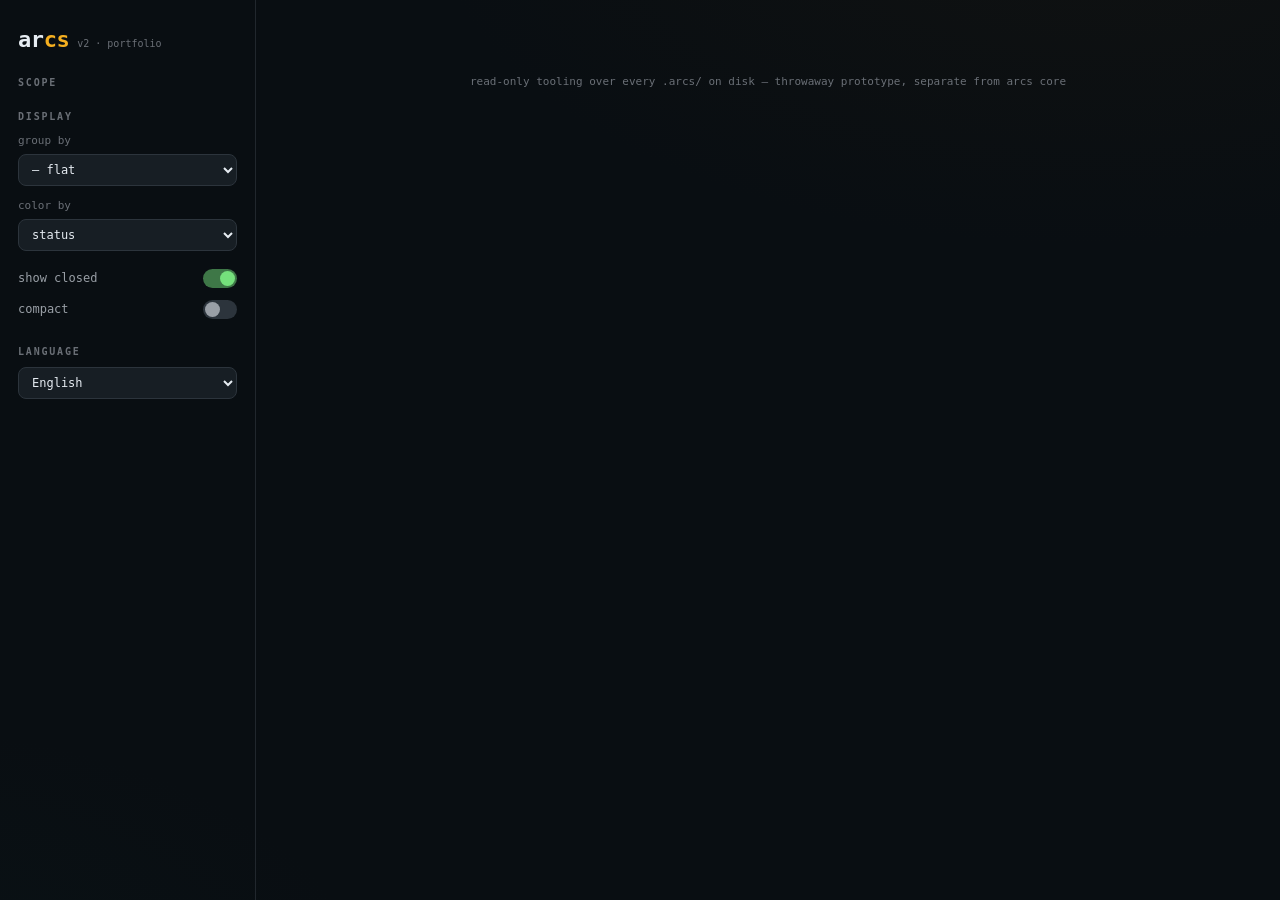
<file: dashboard/template.html>
<!doctype html>
<html lang="en">
<head>
<meta charset="utf-8">
<meta name="viewport" content="width=device-width, initial-scale=1">
<meta http-equiv="Cache-Control" content="no-store, no-cache, must-revalidate">
<meta http-equiv="Pragma" content="no-cache">
<title>arcs · dashboard v2 · portfolio</title>
<style>
  :root{
    --bg:oklch(16% 0.012 250);--bg-raise:oklch(20% 0.014 250);--bg-card:oklch(23% 0.016 250);
    --line:oklch(32% 0.018 250);--line-soft:oklch(27% 0.014 250);
    --ink:oklch(94% 0.01 250);--ink-dim:oklch(70% 0.012 250);--ink-faint:oklch(54% 0.012 250);
    --accent:oklch(80% 0.16 78);--accent-2:oklch(72% 0.15 200);
    --open:oklch(82% 0.17 145);--closed:oklch(58% 0.01 250);--goal:oklch(78% 0.17 320);
    --mono:ui-monospace,"SF Mono","JetBrains Mono",Menlo,monospace;--sans:system-ui,-apple-system,"Segoe UI",sans-serif;
    --c-landing:oklch(78% 0.15 60);--c-method:oklch(74% 0.14 290);--c-cli:oklch(76% 0.14 200);
    --c-release:oklch(80% 0.15 145);--c-quality:oklch(72% 0.16 20);--c-infra:oklch(70% 0.12 250);--c-bench:oklch(82% 0.15 95);
  }
  *{box-sizing:border-box}html,body{margin:0;height:100%}
  body{background:radial-gradient(1100px 560px at 85% -10%,oklch(24% 0.03 78 /.22),transparent 60%),
    radial-gradient(900px 480px at -10% 110%,oklch(24% 0.03 200 /.18),transparent 55%),var(--bg);
    color:var(--ink);font-family:var(--sans);-webkit-font-smoothing:antialiased;line-height:1.45}
  .app{display:grid;grid-template-columns:256px 1fr;min-height:100vh}

  /* RAIL */
  aside.rail{border-right:1px solid var(--line-soft);padding:24px 18px;position:sticky;top:0;height:100vh;overflow-y:auto}
  .brand{display:flex;align-items:baseline;gap:8px;margin-bottom:18px}
  .brand h1{font-family:var(--mono);font-size:22px;margin:0;font-weight:600;letter-spacing:-.02em}
  .brand h1 .u{color:var(--accent)}.brand .v{font-family:var(--mono);font-size:10px;color:var(--ink-faint)}
  .rail h5{font-family:var(--mono);font-size:10px;letter-spacing:.18em;text-transform:uppercase;color:var(--ink-faint);margin:20px 0 8px}
  .scope-btn{display:flex;align-items:center;gap:9px;width:100%;text-align:left;appearance:none;background:none;border:1px solid transparent;
    color:var(--ink-dim);font-family:var(--mono);font-size:12.5px;padding:8px 10px;border-radius:9px;cursor:pointer;transition:.13s;margin-bottom:2px}
  .scope-btn:hover{background:var(--bg-raise)}
  .scope-btn[aria-selected=true]{background:var(--bg-card);border-color:var(--line);color:var(--ink)}
  .scope-btn .pdot{width:8px;height:8px;border-radius:50%;flex:none}
  .scope-btn .pn{flex:1;overflow:hidden;text-overflow:ellipsis;white-space:nowrap}
  .scope-btn .pc{font-size:10px;color:var(--ink-faint)}
  .scope-btn.all{border-color:var(--line-soft);margin-bottom:8px}
  .scope-btn.all .pdot{background:linear-gradient(135deg,var(--accent),var(--goal))}
  .vbtn{display:flex;align-items:center;gap:9px;width:100%;text-align:left;appearance:none;background:none;border:1px solid transparent;
    color:var(--ink-dim);font-family:var(--mono);font-size:13px;padding:8px 11px;border-radius:9px;cursor:pointer;transition:.13s}
  .vbtn:hover{background:var(--bg-raise)}.vbtn[aria-selected=true]{background:var(--bg-card);border-color:var(--line);color:var(--ink)}
  .vbtn .ic{width:16px;text-align:center;color:var(--accent)}
  .ctl{margin-bottom:12px}.ctl label{display:block;font-family:var(--mono);font-size:11px;color:var(--ink-faint);margin-bottom:5px}
  .ctl select{width:100%;background:var(--bg-card);color:var(--ink);border:1px solid var(--line);border-radius:8px;font-family:var(--mono);font-size:12px;padding:7px 9px}
  .toggle{display:flex;align-items:center;justify-content:space-between;font-family:var(--mono);font-size:12px;color:var(--ink-dim);padding:6px 0;cursor:pointer}
  .sw{width:34px;height:19px;border-radius:99px;background:var(--line);position:relative;transition:.16s;flex:none}
  .sw::after{content:"";position:absolute;top:2px;left:2px;width:15px;height:15px;border-radius:50%;background:var(--ink-dim);transition:.16s}
  .toggle.on .sw{background:oklch(82% 0.17 145 /.5)}.toggle.on .sw::after{left:17px;background:var(--open)}

  /* MAIN */
  main{padding:28px 32px 80px;overflow-x:auto}
  .crumb{font-family:var(--mono);font-size:12px;color:var(--ink-faint);margin-bottom:6px}
  .crumb a{color:var(--accent-2);cursor:pointer}
  .view-head{display:flex;align-items:baseline;gap:12px;margin-bottom:2px}
  .view-head h2{font-family:var(--mono);font-size:20px;margin:0;font-weight:600;letter-spacing:-.01em}
  .view-head p{margin:0;color:var(--ink-faint);font-size:13px}
  .view-body{margin-top:22px}

  /* pulse */
  .pulse{display:grid;grid-template-columns:repeat(auto-fit,minmax(120px,1fr));gap:12px;margin-bottom:26px}
  .ptile{background:var(--bg-raise);border:1px solid var(--line-soft);border-radius:13px;padding:15px 16px}
  .ptile b{display:block;font-family:var(--mono);font-size:26px;font-weight:600;line-height:1;letter-spacing:-.02em}
  .ptile span{font-size:10px;text-transform:uppercase;letter-spacing:.12em;color:var(--ink-faint);margin-top:7px;display:block}
  .ptile.active b{color:var(--open)}.ptile.goal b{color:var(--goal)}.ptile.proj b{color:var(--accent)}

  /* NOW */
  .now{margin-bottom:30px}
  .now h3{font-family:var(--mono);font-size:12px;letter-spacing:.1em;text-transform:uppercase;color:var(--open);margin:0 0 12px;display:flex;align-items:center;gap:8px}
  .now h3::before{content:"";width:8px;height:8px;border-radius:50%;background:var(--open);box-shadow:0 0 0 4px oklch(82% 0.17 145 /.15)}
  .now-grid{display:grid;grid-template-columns:repeat(auto-fill,minmax(270px,1fr));gap:13px}
  .now-card{background:linear-gradient(160deg,oklch(82% 0.17 145 /.07),transparent 70%),var(--bg-raise);
    border:1px solid oklch(82% 0.17 145 /.28);border-radius:13px;padding:15px;cursor:pointer;transition:.14s}
  .now-card:hover{border-color:var(--open);transform:translateY(-2px)}
  .now-card .nc-top{display:flex;justify-content:space-between;align-items:center;margin-bottom:8px}
  .now-card .nc-id{font-family:var(--mono);font-size:12px;color:var(--ink-dim)}
  .now-card.goal .nc-id{color:var(--goal)}
  .ptag{display:inline-flex;align-items:center;gap:5px;font-family:var(--mono);font-size:10px;color:var(--ink-faint);background:var(--bg-card);border:1px solid var(--line);border-radius:99px;padding:2px 8px}
  .ptag .pdot{width:6px;height:6px;border-radius:50%}
  .now-card .nc-goal{font-size:14px;color:var(--ink);margin:2px 0 12px;line-height:1.4;min-height:38px}
  .now-card .nc-foot{display:flex;gap:8px;flex-wrap:wrap;font-family:var(--mono);font-size:10px;color:var(--ink-faint)}
  .now-card .nc-foot .tg{background:var(--bg-card);border:1px solid var(--line);border-radius:6px;padding:2px 7px}

  /* recent work cards */
  .now h3.recent-h{color:var(--accent)}
  .now h3.recent-h::before{background:var(--accent);box-shadow:0 0 0 4px oklch(80% 0.16 78 /.15)}
  .rc{background:var(--bg-raise);border:1px solid var(--line-soft);border-radius:13px;padding:14px 15px;cursor:pointer;transition:.14s}
  .rc:hover{border-color:var(--line);transform:translateY(-2px)}
  .rc.active{border-color:oklch(82% 0.17 145 /.3);background:linear-gradient(160deg,oklch(82% 0.17 145 /.05),transparent 70%),var(--bg-raise)}
  .rc-top{display:flex;justify-content:space-between;align-items:baseline;gap:10px;margin-bottom:6px}
  .rc-title{font-size:14px;color:var(--ink);font-weight:500;line-height:1.35;overflow:hidden;display:-webkit-box;-webkit-line-clamp:2;-webkit-box-orient:vertical}
  .age{font-family:var(--mono);font-size:10px;color:var(--ink-faint);white-space:nowrap;flex:none}
  .rc-desc{font-size:12px;color:var(--ink-dim);line-height:1.45;margin-bottom:10px;overflow:hidden;display:-webkit-box;-webkit-line-clamp:2;-webkit-box-orient:vertical}
  .rc-foot{display:flex;align-items:center;justify-content:space-between;gap:8px;font-family:var(--mono);font-size:10px}
  .rc-st{padding:2px 7px;border-radius:99px}
  .rc-st.active{background:oklch(82% 0.17 145 /.16);color:var(--open)}
  .rc-st.closed{background:var(--bg-card);color:var(--ink-faint)}
  /* projects grid */
  .proj-grid{display:grid;grid-template-columns:repeat(auto-fill,minmax(290px,1fr));gap:16px}
  .proj-card{background:var(--bg-raise);border:1px solid var(--line-soft);border-radius:15px;padding:18px;cursor:pointer;transition:.15s;border-top:3px solid var(--pc)}
  .proj-card:hover{border-color:var(--pc);transform:translateY(-3px);box-shadow:0 12px 30px oklch(10% 0.02 250 /.4)}
  .proj-card .ph{display:flex;align-items:center;gap:9px;margin-bottom:3px}
  .proj-card h3{font-family:var(--mono);font-size:15px;margin:0;font-weight:600}
  .proj-card .ppath{font-family:var(--mono);font-size:10px;color:var(--ink-faint);margin-bottom:14px;overflow:hidden;text-overflow:ellipsis;white-space:nowrap}
  .proj-card .pstat{display:flex;gap:16px;margin-bottom:14px}
  .proj-card .pstat div{font-family:var(--mono)}
  .proj-card .pstat b{font-size:19px;font-weight:600;display:block;line-height:1}
  .proj-card .pstat .active b{color:var(--open)}
  .proj-card .pstat span{font-size:9px;text-transform:uppercase;letter-spacing:.1em;color:var(--ink-faint)}
  .proj-card .pbar{height:5px;background:var(--bg-card);border-radius:99px;overflow:hidden;margin-bottom:12px}
  .proj-card .pbar i{display:block;height:100%;background:var(--pc);border-radius:99px}
  .proj-card .pfocus{font-size:12px;color:var(--ink-dim);line-height:1.4}
  .proj-card .pfocus .lbl{font-family:var(--mono);font-size:9px;letter-spacing:.12em;text-transform:uppercase;color:var(--ink-faint);display:block;margin-bottom:3px}
  .proj-card .idle{color:var(--ink-faint);font-style:italic}
  .proj-card .pcand{margin-top:10px;font-family:var(--mono);font-size:11px;color:var(--accent)}

  /* rows */
  .group-label{font-family:var(--mono);font-size:11px;letter-spacing:.12em;text-transform:uppercase;color:var(--ink-faint);margin:22px 0 8px;display:flex;align-items:center;gap:8px}
  .group-label .dot{width:8px;height:8px;border-radius:2px}
  .arc-row{display:grid;grid-template-columns:26px 1fr auto auto;gap:12px;align-items:center;padding:7px 12px;border:1px solid transparent;border-radius:9px;cursor:pointer;transition:.13s;border-left:3px solid transparent}
  .arc-row:hover{background:var(--bg-raise);border-color:var(--line-soft)}
  .arc-row.closed{opacity:.55}.arc-row.closed:hover{opacity:.9}
  .arc-row.active{background:oklch(82% 0.17 145 /.07);opacity:1}
  .arc-row .id{font-family:var(--mono);font-size:11px;color:var(--ink-faint);text-align:right}
  /* colour only OPEN goals / active arcs — a closed goal reads as plain "done", not highlighted */
  .arc-row.goal:not(.closed) .id{color:var(--goal)}.arc-row.active .id{color:var(--open)}
  .arc-row .title{font-size:13.5px;color:var(--ink-dim);overflow:hidden;text-overflow:ellipsis;white-space:nowrap}
  .arc-row.active .title,.arc-row.goal:not(.closed) .title{color:var(--ink)}
  .arc-meta{display:flex;gap:9px;align-items:center;font-family:var(--mono);font-size:10.5px;color:var(--ink-faint)}
  .arc-meta .g.spawn{color:var(--accent)}.arc-meta .g.from{color:var(--accent-2)}
  .arc-meta .odot{width:7px;height:7px;border-radius:50%;display:inline-block}
  .badge{font-family:var(--mono);font-size:10px;padding:2px 7px;border-radius:99px;white-space:nowrap}
  .badge.active{background:oklch(82% 0.17 145 /.16);color:var(--open)}
  .badge.closed{background:oklch(58% 0.01 250 /.14);color:var(--closed)}
  .badge.goal{background:oklch(78% 0.17 320 /.16);color:var(--goal)}
  .badge.soft{background:var(--bg-card);border:1px solid var(--line);color:var(--ink-faint)}
  .density-compact .arc-row{padding:5px 14px}.density-compact .pulse,.density-compact .now{display:none}

  /* lineage */
  .graph-shell{background:var(--bg-raise);border:1px solid var(--line-soft);border-radius:14px;padding:8px;overflow:auto}
  svg{display:block;width:100%;height:auto;min-width:720px}
  .node rect{fill:var(--bg-card);transition:.15s}.node:hover{cursor:pointer}.node:hover rect{stroke:var(--accent)!important;fill:var(--bg-raise)}
  .node .nl1{font-family:var(--mono);font-size:11.5px;fill:var(--ink)}.node .nl2{font-family:var(--sans);font-size:10px;fill:var(--ink-faint)}
  .node .hublabel{font-family:var(--mono);font-size:9px;fill:var(--accent);letter-spacing:.08em}
  .edge{stroke:var(--line);stroke-width:1.4;fill:none;marker-end:url(#arrow)}.edge.from-hub{stroke:var(--accent);opacity:.6}
  .lin-summary{display:flex;gap:18px;flex-wrap:wrap;font-family:var(--mono);font-size:11px;color:var(--ink-faint);margin-bottom:14px}
  .lin-summary b{color:var(--ink)}
  .lin-legend{display:flex;gap:16px;flex-wrap:wrap;font-family:var(--mono);font-size:11px;color:var(--ink-faint);margin-top:14px}
  .lin-legend i{display:inline-block;width:10px;height:10px;border-radius:3px;margin-right:6px;vertical-align:middle}
  .empty{color:var(--ink-faint);font-family:var(--mono);font-size:13px;padding:40px;text-align:center;border:1px dashed var(--line);border-radius:12px}

  /* timeline */
  .tl{position:relative;margin-left:8px;padding-left:26px;border-left:2px solid var(--line-soft)}
  .tl-rel{display:flex;align-items:center;gap:10px;margin:24px 0 10px;position:relative}
  .tl-rel::before{content:"";position:absolute;left:-33px;width:13px;height:13px;border-radius:50%;background:var(--accent);box-shadow:0 0 0 4px var(--bg)}
  .tl-rel b{font-family:var(--mono);font-size:14px;color:var(--accent)}.tl-rel span{font-size:12px;color:var(--ink-faint)}
  .tl-item{position:relative;padding:5px 0 5px 4px}
  .tl-item::before{content:"";position:absolute;left:-31px;top:12px;width:7px;height:7px;border-radius:50%;background:var(--line)}
  .tl-item.active::before{background:var(--open)}.tl-item.goal::before{background:var(--goal)}
  .tl-item .id{font-family:var(--mono);font-size:12px;color:var(--ink-dim);cursor:pointer}.tl-item .t{font-size:13px;color:var(--ink-dim)}

  /* map */
  .map{display:grid;grid-template-columns:repeat(auto-fill,minmax(250px,1fr));gap:16px}
  .cluster{background:var(--bg-raise);border:1px solid var(--line-soft);border-radius:14px;padding:16px;border-top:3px solid var(--cc)}
  .cluster h3{font-family:var(--mono);font-size:13px;margin:0 0 4px;color:var(--cc)}
  .cluster .cnt{font-family:var(--mono);font-size:11px;color:var(--ink-faint);margin-bottom:12px}
  .chip{display:inline-flex;align-items:center;gap:5px;font-family:var(--mono);font-size:11px;color:var(--ink-dim);background:var(--bg-card);border:1px solid var(--line);border-radius:7px;padding:4px 8px;margin:0 5px 6px 0;cursor:pointer;transition:.12s}
  .chip:hover{border-color:var(--cc);color:var(--ink)}.chip .d{width:6px;height:6px;border-radius:50%}

  /* drawer */
  .drawer-bg{position:fixed;inset:0;background:oklch(10% 0.01 250 /.55);opacity:0;pointer-events:none;transition:.2s;z-index:5}
  .drawer-bg.show{opacity:1;pointer-events:auto}
  .drawer{position:fixed;top:0;right:0;height:100%;width:min(440px,92vw);z-index:6;background:var(--bg-raise);border-left:1px solid var(--line);
    transform:translateX(100%);transition:transform .26s cubic-bezier(.16,1,.3,1);padding:28px 26px;overflow-y:auto;overflow-x:hidden;overscroll-behavior:contain}
  .drawer.show{transform:none}
  .drawer .d-id{font-family:var(--mono);font-size:12px;color:var(--ink-faint);word-break:break-word}
  .drawer h3{font-family:var(--mono);font-size:17px;margin:6px 0 12px}
  .d-meta{display:flex;flex-wrap:wrap;gap:6px;margin-bottom:20px}
  .field{margin-bottom:18px}.field h4{font-family:var(--mono);font-size:10px;letter-spacing:.16em;text-transform:uppercase;color:var(--ink-faint);margin:0 0 6px}
  .field p{margin:0;font-size:13.5px;color:var(--ink-dim)}.field p.lead{font-size:15px;color:var(--ink);line-height:1.5}
  .dim{color:var(--ink-faint)!important;font-size:12.5px}.mono-sm{font-family:var(--mono);font-size:11.5px;color:var(--ink-faint);word-break:break-all}
  .field p.lead{overflow-wrap:anywhere}
  .prog{height:6px;background:var(--bg-card);border-radius:99px;overflow:hidden;margin-bottom:6px}.prog-bar{height:100%;background:var(--goal);border-radius:99px}
  .stage{margin:6px 0 22px;border-left:2px solid var(--line-soft)}
  .stage-step{display:flex;gap:12px;padding:10px 0 10px 16px;position:relative}
  .stage-step .dot{position:absolute;left:-7px;top:14px;width:11px;height:11px;border-radius:50%;background:var(--bg);border:2px solid var(--line);flex:none}
  .stage-step.has .dot{border-color:var(--accent);background:var(--accent)}
  .stage-step b{font-family:var(--mono);font-size:11px;letter-spacing:.1em;text-transform:uppercase;color:var(--ink-dim);display:block;margin-bottom:3px}
  .stage-step.has b{color:var(--ink)}.stage-step p{margin:0;font-size:13px;color:var(--ink-dim)}.stage-step:not(.has) p{color:var(--ink-faint);font-style:italic}
  .ln-row{display:flex;align-items:center;gap:9px;padding:4px 0}
  .ln-tag{font-family:var(--mono);font-size:9px;letter-spacing:.12em;text-transform:uppercase;color:var(--ink-faint);background:var(--bg-card);border:1px solid var(--line);border-radius:5px;padding:2px 6px;flex:none;width:62px;text-align:center}
  .lineage-link{font-family:var(--mono);font-size:12px;color:var(--accent-2);cursor:pointer}
  .close-x{position:absolute;top:16px;right:18px;background:none;border:0;color:var(--ink-faint);font-size:22px;cursor:pointer}
  .foot{margin-top:40px;font-family:var(--mono);font-size:11px;color:var(--ink-faint);text-align:center}
  /* digest — arc-event feed */
  .dg-narr{font-size:15px;line-height:1.6;color:var(--ink-dim);background:linear-gradient(160deg,oklch(80% 0.16 78 /.06),transparent 60%),var(--bg-raise);
    border:1px solid var(--line-soft);border-left:3px solid var(--accent);border-radius:12px;padding:16px 18px;margin-bottom:24px}
  .dg-narr b{color:var(--ink);font-weight:600}
  .dg-day{margin-bottom:18px}
  .dg-dayh{font-family:var(--mono);font-size:11px;letter-spacing:.12em;text-transform:uppercase;color:var(--ink-dim);margin:0 0 8px;padding-bottom:6px;border-bottom:1px solid var(--line-soft)}
  .dg-dayh span{color:var(--ink-faint)}
  .ev{display:grid;grid-template-columns:22px 1fr auto;gap:11px;align-items:start;padding:9px 11px;border:1px solid transparent;border-radius:9px;cursor:pointer;transition:.12s}
  .ev:hover{background:var(--bg-raise);border-color:var(--line-soft)}
  .ev-k{font-family:var(--mono);font-weight:700;text-align:center;font-size:13px;line-height:1.5}
  .ev-k.closed{color:var(--accent-2)}.ev-k.opened{color:var(--goal)}
  .ev-main{min-width:0}
  .ev-t{font-size:13.5px;color:var(--ink);line-height:1.4;display:flex;align-items:center;gap:8px;flex-wrap:wrap}
  .ev-verb{font-family:var(--mono);font-size:10px;text-transform:uppercase;letter-spacing:.08em;padding:1px 6px;border-radius:5px}
  .ev-verb.closed{background:oklch(70% 0.13 200 /.16);color:var(--accent-2)}
  .ev-verb.opened{background:oklch(78% 0.17 320 /.16);color:var(--goal)}
  .ev-d{font-size:12px;color:var(--ink-dim);line-height:1.45;margin-top:3px;overflow:hidden;display:-webkit-box;-webkit-line-clamp:2;-webkit-box-orient:vertical}
  .cand-list{margin-bottom:8px}
  .cand{display:grid;grid-template-columns:20px 1fr auto;gap:11px;align-items:center;padding:9px 11px;border:1px solid var(--line-soft);border-radius:9px;margin-bottom:6px;cursor:pointer;transition:.12s;
    background:linear-gradient(160deg,oklch(80% 0.16 78 /.04),transparent 70%),var(--bg-raise)}
  .cand:hover{border-color:var(--accent)}
  .cand-k{color:var(--accent);text-align:center}
  .cand-main{min-width:0}.cand-t{font-size:13.5px;color:var(--ink);font-weight:500}
  .cand-d{font-size:12px;color:var(--ink-dim);margin-top:2px;overflow:hidden;text-overflow:ellipsis;white-space:nowrap}
  .show-more{appearance:none;width:100%;background:var(--bg-card);border:1px solid var(--line);color:var(--ink-dim);
    font-family:var(--mono);font-size:12px;padding:10px;border-radius:9px;cursor:pointer;transition:.13s;margin-top:6px}
  .show-more:hover{border-color:var(--accent);color:var(--accent)}
  /* drawer content (arc.md + output/input files) */
  .doc-tabs{display:flex;flex-wrap:wrap;gap:5px;margin-bottom:10px}
  .doc-tab{appearance:none;background:var(--bg-card);border:1px solid var(--line);color:var(--ink-dim);
    font-family:var(--mono);font-size:11px;padding:5px 10px;border-radius:7px;cursor:pointer;transition:.12s}
  .doc-tab:hover{border-color:var(--line)}
  .doc-tab.on{background:oklch(80% 0.16 78 /.16);border-color:var(--accent);color:var(--accent)}
  .doc-pane{background:var(--bg-card);border:1px solid var(--line-soft);border-radius:10px;padding:14px 16px;
    max-height:46vh;overflow-y:auto;overflow-x:hidden;font-size:13px;line-height:1.55;color:var(--ink-dim);overscroll-behavior:contain}
  .doc-pane pre{margin:0;white-space:pre-wrap;overflow-wrap:anywhere;word-break:break-word;font-family:var(--mono);font-size:12px;color:var(--ink-dim);max-width:100%}
  .doc-pane .md-h{color:var(--ink);font-weight:600;font-family:var(--mono);font-size:12.5px;display:block;margin:12px 0 4px}
  .doc-pane .md-h:first-child{margin-top:0}
  .doc-pane b{color:var(--ink)}
  .doc-empty{color:var(--ink-faint);font-family:var(--mono);font-size:12px;padding:18px;text-align:center}
  .copy-btn{appearance:none;background:var(--bg-card);border:1px solid var(--line);color:var(--ink-dim);
    font-family:var(--mono);font-size:10px;padding:3px 8px;border-radius:6px;cursor:pointer;margin-left:8px;transition:.12s}
  .copy-btn:hover{border-color:var(--accent);color:var(--accent)}
  .path-row{display:flex;align-items:center;gap:4px;flex-wrap:wrap}
  body.modal-open{overflow:hidden}

  /* mobile topbar + scrim (hidden on desktop) */
  .topbar{display:none}
  .nav-scrim{position:fixed;inset:0;background:oklch(10% 0.01 250 /.55);opacity:0;pointer-events:none;transition:.2s;z-index:6}

  /* ---------- MOBILE ---------- */
  @media (max-width:760px){
    .app{grid-template-columns:1fr}
    /* topbar */
    .topbar{display:flex;align-items:center;gap:12px;position:sticky;top:0;z-index:5;
      background:oklch(14% 0.012 250 /.92);backdrop-filter:blur(8px);
      border-bottom:1px solid var(--line-soft);padding:10px 14px}
    .topbar .burger{appearance:none;background:var(--bg-card);border:1px solid var(--line);border-radius:9px;
      color:var(--ink);font-size:17px;line-height:1;width:38px;height:38px;cursor:pointer;flex:none}
    .topbar .tb-brand{font-family:var(--mono);font-size:16px;font-weight:600;letter-spacing:-.02em}
    .topbar .tb-brand .u{color:var(--accent)}
    .topbar .tb-scope{font-family:var(--mono);font-size:11px;color:var(--ink-faint);margin-left:auto;
      overflow:hidden;text-overflow:ellipsis;white-space:nowrap;max-width:45%}
    /* rail becomes an off-canvas drawer */
    aside.rail{position:fixed;top:0;left:0;z-index:7;width:min(290px,86vw);height:100%;
      transform:translateX(-100%);transition:transform .26s cubic-bezier(.16,1,.3,1);
      background:var(--bg-raise);box-shadow:0 0 40px oklch(8% 0.02 250 /.6)}
    body.nav-open aside.rail{transform:none}
    body.nav-open .nav-scrim{opacity:1;pointer-events:auto}
    /* main: tighter padding, no extra top (topbar handles it) */
    main{padding:18px 14px 64px;overflow-x:hidden}
    .view-head{flex-wrap:wrap;gap:4px 12px}
    .view-head h2{font-size:18px}
    .pulse{grid-template-columns:repeat(auto-fit,minmax(94px,1fr));gap:9px;margin-bottom:20px}
    .ptile{padding:12px 13px}.ptile b{font-size:22px}
    .now-grid{grid-template-columns:1fr}
    .proj-grid{grid-template-columns:1fr;gap:13px}
    .dg-grid{grid-template-columns:1fr}
    .map{grid-template-columns:1fr}
    .dg-narr{font-size:14px;padding:14px 16px}
    /* arc rows: drop the secondary meta column, keep id · title · badge */
    .arc-row{grid-template-columns:auto 1fr auto;gap:10px;padding:10px 11px}
    .arc-meta{display:none}
    .arc-row .id{font-size:11.5px}.arc-row .title{font-size:13px}
    /* arc modal: full-screen, dedicated mobile detail view */
    .drawer{width:100vw;border-left:0;padding:0;transform:translateY(100%);transition:transform .28s cubic-bezier(.16,1,.3,1)}
    .drawer.show{transform:none}
    /* sticky header so close is always reachable; content scrolls under it */
    #drawerBody{padding:64px 18px 40px}
    .close-x{position:fixed;top:0;left:0;right:0;height:52px;width:auto;display:flex;align-items:center;justify-content:flex-end;
      padding:0 18px;background:oklch(15% 0.012 250 /.94);backdrop-filter:blur(8px);border-bottom:1px solid var(--line-soft);
      font-size:26px;color:var(--ink);z-index:2}
    .doc-pane{max-height:none}            /* let the whole page scroll, not a nested box */
    .doc-tab{padding:7px 12px;font-size:12px} /* bigger tap targets */
    .drawer h3{font-size:20px}
    .field h4{font-size:11px}
    .copy-btn{padding:6px 12px;font-size:12px}
  }
</style>
</head>
<body>
<header class="topbar">
  <button class="burger" id="burger" aria-label="menu">☰</button>
  <span class="tb-brand">ar<span class="u">cs</span></span>
  <span class="tb-scope" id="tbScope"></span>
</header>
<div class="nav-scrim" id="navScrim"></div>
<div class="app">
  <aside class="rail">
    <div class="brand"><h1>ar<span class="u">cs</span></h1><span class="v">v2 · portfolio</span></div>
    <h5 data-t="scope">scope</h5>
    <div id="scopeList"></div>
    <div id="viewBox"></div>
    <h5 data-t="display">display</h5>
    <div class="ctl"><label data-t="groupBy">group by</label>
      <select id="groupBy"><option value="none" data-t="flat">— flat</option><option value="status" data-t="statusOpt">status</option><option value="cluster" data-t="themeOpt">theme</option><option value="release" data-t="releaseOpt">release</option></select></div>
    <div class="ctl"><label data-t="colorBy">color by</label>
      <select id="colorBy"><option value="status" data-t="statusOpt">status</option><option value="cluster" data-t="themeOpt">theme</option></select></div>
    <div class="toggle on" id="tgClosed"><span data-t="showClosed">show closed</span><span class="sw"></span></div>
    <div class="toggle" id="tgDense"><span data-t="compact">compact</span><span class="sw"></span></div>
    <h5 data-t="language">language</h5>
    <div class="ctl"><select id="langSel"><option value="en">English</option><option value="ru">Русский</option><option value="es">Español</option></select></div>
  </aside>
  <main id="main">
    <div class="crumb" id="crumb"></div>
    <div class="view-head"><h2 id="vh-title"></h2><p id="vh-sub"></p></div>
    <div class="view-body" id="body"></div>
    <div class="foot">read-only tooling over every .arcs/ on disk — throwaway prototype, separate from arcs core</div>
  </main>
</div>
<div class="drawer-bg" id="drawerBg"></div>
<aside class="drawer" id="drawer"><button class="close-x" id="closeX">×</button><div id="drawerBody"></div></aside>

<script>
/*__ARCS_DATA__*/
PROJECTS.forEach(p=>p.arcs.forEach(a=>{a._pid=p.id; if(a.slug[0]==="@")a.isGoal=true;}));
const projById=id=>PROJECTS.find(p=>p.id===id);
// flat candidate index so any candidate chip can open its detail drawer
const ALLCANDS=[];PROJECTS.forEach(p=>(p.candidates||[]).forEach(c=>{c._ci=ALLCANDS.length;ALLCANDS.push({c,p});}));
/* ---------- i18n (UI chrome only; arc content stays in its own language) ---------- */
const STRINGS={
  en:{overview:"overview",digest:"digest",allActive:"all active",allGoals:"all goals",board:"board",lineage:"lineage",timeline:"timeline",map:"map",
    allProjects:"all projects",scope:"scope",view:"view",portfolio:"portfolio",display:"display",groupBy:"group by",colorBy:"color by",showClosed:"show closed",compact:"compact",language:"language",
    flat:"— flat",statusOpt:"status",themeOpt:"theme",releaseOpt:"release",unreleased:"unreleased",untagged:"untagged",
    projects:"projects",arcsTotal:"arcs total",inFlight:"in flight",projectsActive:"projects active",goalArcs:"goal arcs",arcs:"arcs",goals:"goals",closed:"closed",active:"active",done:"done",goal:"goal",goalDone:"goal done",
    recentWork:"recent work · what you touched last",inFlightNow:"in flight now",stream:"stream",stillOpen:"still open",activityByDay:"activity · by day",surfacedCandidates:"surfaced candidates",candidates:"candidates",candidate:"candidate",idea:"idea",promote:"promote",
    today:"today",yesterday:"yesterday",showEarlier:"show earlier",moreDays:"more days",noActivity:"no arc activity recorded in git yet",closedN:"closed",openedN:"opened",last7:"in the last 7 days — newest first",
    focus:"focus",idle:"idle — nothing in flight",nothingInFlight:"nothing in flight anywhere — all projects idle",noGoalsAnywhere:"no goals anywhere",
    content:"content",path:"path",copy:"copy",copied:"copied",stages:"stages",inputLbl:"input",workspaceLbl:"workspace",outputLbl:"output",nothingRecorded:"nothing recorded yet",checklist:"checklist · sub-arcs",noContent:"no readable content recorded yet",from:"from",spawned:"spawned",noOneLiner:"— no one-liner written —",noOneLinerYet:"— no one-liner yet —",workingFiles:"working file",empty:"empty — no intermediate work",
    subOverview:"every arcs project on disk — the cross-project pulse",subDigest:"what you actually did — read from git, across all projects",subActive:"everything in flight right now, across all projects",subGoals:"every goal arc across all projects",
    subBoard:"this project's stream — pulse, in-flight, every arc",subLineage:"how this project's arcs spawn each other",subTimeline:"this project's arcs by release",subMap:"this project's arcs clustered by theme",history:"history",newestFirst:"newest first"},
  ru:{overview:"обзор",digest:"дайджест",allActive:"в работе",allGoals:"все цели",board:"доска",lineage:"родословная",timeline:"хронология",map:"карта",
    allProjects:"все проекты",scope:"проект",view:"вид",portfolio:"портфель",display:"вид",groupBy:"группировка",colorBy:"цвет по",showClosed:"показывать закрытые",compact:"компактно",language:"язык",
    flat:"— плоско",statusOpt:"статус",themeOpt:"тема",releaseOpt:"релиз",unreleased:"без релиза",untagged:"без тега",
    projects:"проекты",arcsTotal:"всего арок",inFlight:"в работе",projectsActive:"активные проекты",goalArcs:"цели",arcs:"арки",goals:"цели",closed:"закрыто",active:"активна",done:"готово",goal:"цель",goalDone:"цель готова",
    recentWork:"недавняя работа · что трогали последним",inFlightNow:"сейчас в работе",stream:"поток",stillOpen:"ещё открыто",activityByDay:"активность · по дням",surfacedCandidates:"кандидаты",candidates:"кандидаты",candidate:"кандидат",idea:"идея",promote:"продвинуть",
    today:"сегодня",yesterday:"вчера",showEarlier:"показать раньше",moreDays:"дн. ещё",noActivity:"в git ещё нет активности по аркам",closedN:"закрыто",openedN:"открыто",last7:"за последние 7 дней — новые сверху",
    focus:"фокус",idle:"простой — ничего в работе",nothingInFlight:"нигде ничего в работе — все проекты простаивают",noGoalsAnywhere:"целей нигде нет",
    content:"содержимое",path:"путь",copy:"копировать",copied:"скопировано",stages:"стадии",inputLbl:"вход",workspaceLbl:"рабочая",outputLbl:"выход",nothingRecorded:"пока ничего не записано",checklist:"чеклист · под-арки",noContent:"читаемого содержимого пока нет",from:"из",spawned:"породил",noOneLiner:"— однострочник не написан —",noOneLinerYet:"— однострочника пока нет —",workingFiles:"рабочих файлов",empty:"пусто — нет промежуточной работы",
    subOverview:"каждый arcs-проект на диске — пульс по всем",subDigest:"что ты реально сделал — из git, по всем проектам",subActive:"всё, что прямо сейчас в работе, по всем проектам",subGoals:"все цели по всем проектам",
    subBoard:"поток проекта — пульс, в работе, все арки",subLineage:"как арки проекта порождают друг друга",subTimeline:"арки проекта по релизам",subMap:"арки проекта по темам",history:"история",newestFirst:"новые сверху"},
  es:{overview:"resumen",digest:"digest",allActive:"en curso",allGoals:"objetivos",board:"tablero",lineage:"linaje",timeline:"cronología",map:"mapa",
    allProjects:"todos los proyectos",scope:"proyecto",view:"vista",portfolio:"portafolio",display:"vista",groupBy:"agrupar por",colorBy:"color por",showClosed:"mostrar cerrados",compact:"compacto",language:"idioma",
    flat:"— plano",statusOpt:"estado",themeOpt:"tema",releaseOpt:"versión",unreleased:"sin versión",untagged:"sin etiqueta",
    projects:"proyectos",arcsTotal:"arcos en total",inFlight:"en curso",projectsActive:"proyectos activos",goalArcs:"objetivos",arcs:"arcos",goals:"objetivos",closed:"cerrado",active:"activo",done:"hecho",goal:"objetivo",goalDone:"objetivo hecho",
    recentWork:"trabajo reciente · lo último que tocaste",inFlightNow:"en curso ahora",stream:"flujo",stillOpen:"aún abierto",activityByDay:"actividad · por día",surfacedCandidates:"candidatos",candidates:"candidatos",candidate:"candidato",idea:"idea",promote:"promover",
    today:"hoy",yesterday:"ayer",showEarlier:"ver anteriores",moreDays:"días más",noActivity:"aún no hay actividad de arcos en git",closedN:"cerrados",openedN:"abiertos",last7:"en los últimos 7 días — más nuevos primero",
    focus:"foco",idle:"inactivo — nada en curso",nothingInFlight:"nada en curso — todos los proyectos inactivos",noGoalsAnywhere:"no hay objetivos",
    content:"contenido",path:"ruta",copy:"copiar",copied:"copiado",stages:"etapas",inputLbl:"entrada",workspaceLbl:"trabajo",outputLbl:"salida",nothingRecorded:"nada registrado aún",checklist:"checklist · sub-arcos",noContent:"aún no hay contenido legible",from:"de",spawned:"generó",noOneLiner:"— sin descripción —",noOneLinerYet:"— sin descripción aún —",workingFiles:"archivo de trabajo",empty:"vacío — sin trabajo intermedio",
    subOverview:"cada proyecto arcs en disco — el pulso entre proyectos",subDigest:"lo que realmente hiciste — desde git, en todos los proyectos",subActive:"todo lo que está en curso ahora, en todos los proyectos",subGoals:"cada objetivo en todos los proyectos",
    subBoard:"el flujo del proyecto — pulso, en curso, cada arco",subLineage:"cómo los arcos del proyecto se generan entre sí",subTimeline:"los arcos del proyecto por versión",subMap:"los arcos del proyecto agrupados por tema",history:"historial",newestFirst:"más nuevos primero"}
};
const T=k=>{const l=STRINGS[ST.lang]||STRINGS.en;return (k in l)?l[k]:(STRINGS.en[k]!==undefined?STRINGS.en[k]:k);};
const pstat=p=>{const t=p.arcs.length,c=p.arcs.filter(a=>a.st==="closed").length,
  ac=p.arcs.filter(a=>a.st==="active").length,g=p.arcs.filter(a=>a.isGoal).length;
  return{t,c,ac,g,pct:t?Math.round(c/t*100):0}};
const allActive=()=>PROJECTS.flatMap(p=>p.arcs.filter(a=>a.st==="active").map(a=>({a,p})));
const allGoals=()=>PROJECTS.flatMap(p=>p.arcs.filter(a=>a.isGoal).map(a=>({a,p})));

const esc=s=>(s||"").replace(/[&<>]/g,c=>({"&":"&amp;","<":"&lt;",">":"&gt;"}[c]));
const trunc=(s,n)=>s.length>n?s.slice(0,n-1)+"…":s;
const idStr=a=>(a.st==="closed"?"__":"")+String(a.n).padStart(2,"0")+"-"+a.slug+(a.st==="closed"?"__":"");

const ST={scope:"portfolio",pview:"overview",view:"board",groupBy:"none",colorBy:"status",showClosed:true,dense:false,digestDays:3,lang:"en"};
try{const sv=localStorage.getItem("arcs-lang");if(sv&&["en","ru","es"].includes(sv))ST.lang=sv;}catch(e){}

const DGK={ship:{i:"⬆",c:"var(--open)"},close:{i:"✓",c:"var(--accent-2)"},open:{i:"●",c:"var(--goal)"},feat:{i:"+",c:"var(--accent)"},idle:{i:"·",c:"var(--ink-faint)"}};

/* ---------- RAIL ---------- */
function renderRail(){
  // scope list
  const sl=document.getElementById("scopeList");
  let h=`<button class="scope-btn all" data-scope="portfolio" aria-selected="${ST.scope==="portfolio"}">
    <span class="pdot"></span><span class="pn">${T("allProjects")}</span><span class="pc">${PROJECTS.length}</span></button>`;
  PROJECTS.forEach(p=>{const s=pstat(p);
    h+=`<button class="scope-btn" data-scope="${p.id}" aria-selected="${ST.scope===p.id}">
      <span class="pdot" style="background:${p.pc}"></span><span class="pn">${p.name}</span>
      <span class="pc">${s.ac?"●"+s.ac:s.t}</span></button>`;});
  sl.innerHTML=h;
  sl.querySelectorAll(".scope-btn").forEach(b=>b.onclick=()=>{ST.scope=b.dataset.scope;ST.view="board";ST.pview="overview";render()});
  // view box
  const vb=document.getElementById("viewBox");
  if(ST.scope==="portfolio"){
    vb.innerHTML=`<h5>${T("portfolio")}</h5>
      ${vbtn("overview","◆",T("overview"),true)}${vbtn("digest","◷",T("digest"),true)}${vbtn("active","●",T("allActive"),true)}${vbtn("goals","◇",T("allGoals"),true)}`;
    vb.querySelectorAll(".vbtn").forEach(b=>b.onclick=()=>{ST.pview=b.dataset.v;renderRail();render()});
  }else{
    vb.innerHTML=`<h5>${T("view")}</h5>
      ${vbtn("board","▤",T("board"))}${vbtn("lineage","⤳",T("lineage"))}${vbtn("timeline","◷",T("timeline"))}${vbtn("map","▦",T("map"))}`;
    vb.querySelectorAll(".vbtn").forEach(b=>b.onclick=()=>{ST.view=b.dataset.v;renderRail();render()});
  }
  // mobile topbar: reflect current scope + view
  const tb=document.getElementById("tbScope");
  if(tb){const pn=ST.scope==="portfolio"?T("allProjects"):(projById(ST.scope)?.name||ST.scope);
    tb.textContent=pn+" · "+T(ST.scope==="portfolio"?ST.pview:ST.view);}
}
function vbtn(v,ic,label,isP){const sel=isP?ST.pview===v:ST.view===v;
  return `<button class="vbtn" data-v="${v}" aria-selected="${sel}"><span class="ic">${ic}</span> ${label}</button>`;}

/* ---------- RENDER ---------- */
// persist scope+view in BOTH the URL hash (shareable, survives reload) and localStorage
// (survives reopening a bare URL). hash wins when present.
function writeHash(){const v=ST.scope==="portfolio"?ST.pview:ST.view;const h="#"+ST.scope+"/"+v;
  if(location.hash!==h){try{history.replaceState(null,"",h)}catch(e){}}
  try{localStorage.setItem("arcs-dash",ST.scope+"/"+v)}catch(e){}}
function applyState(sc,v){if(!sc)return false;
  if(sc==="portfolio"){ST.scope="portfolio";if(["overview","digest","active","goals"].includes(v))ST.pview=v;return true;}
  if(projById(sc)){ST.scope=sc;if(["board","lineage","timeline","map"].includes(v))ST.view=v;return true;}
  return false;}
function readHash(){
  const m=decodeURIComponent(location.hash||"").replace(/^#/,"").split("/");
  if(applyState(m[0],m[1]||""))return;
  try{const s=(localStorage.getItem("arcs-dash")||"").split("/");applyState(s[0],s[1]||"");}catch(e){}}
// fill every static [data-t] label from the string table
function localize(){document.querySelectorAll("[data-t]").forEach(e=>{const v=T(e.dataset.t);if(v)e.textContent=v;});
  const ls=document.getElementById("langSel");if(ls)ls.value=ST.lang;}
function render(){
  writeHash();
  localize();
  renderRail();
  const body=document.getElementById("body");
  body.className="view-body"+(ST.dense?" density-compact":"");
  const crumb=document.getElementById("crumb");
  if(ST.scope==="portfolio"){
    crumb.innerHTML=T("portfolio");
    const meta={overview:[T("portfolio"),T("subOverview")],digest:[T("digest"),T("subDigest")],
      active:[T("allActive"),T("subActive")],goals:[T("allGoals"),T("subGoals")]}[ST.pview];
    setHead(meta);
    body.innerHTML = ST.pview==="overview"?renderOverview() : ST.pview==="digest"?renderDigest()
      : ST.pview==="active"?renderAllActive() : renderAllGoals();
  }else{
    const p=projById(ST.scope);
    crumb.innerHTML=`<a data-home>${T("portfolio")}</a> / ${p.name}`;
    crumb.querySelector("[data-home]").onclick=()=>{ST.scope="portfolio";render()};
    const meta={board:[T("board"),T("subBoard")],lineage:[T("lineage"),T("subLineage")],
      timeline:[T("timeline"),T("subTimeline")],map:[T("map"),T("subMap")]}[ST.view];
    setHead([p.name+" · "+meta[0],meta[1]]);
    body.innerHTML = ST.view==="board"?renderBoard(p) : ST.view==="lineage"?renderLineage(p)
      : ST.view==="timeline"?renderTimeline(p) : renderMap(p);
  }
  wireClicks(body);
}
function setHead([t,s]){document.getElementById("vh-title").textContent=t;document.getElementById("vh-sub").textContent=s}
function wireClicks(root){
  root.querySelectorAll("[data-n]").forEach(el=>el.onclick=()=>{
    const p=projById(el.dataset.pid||ST.scope); openDrawer(p.arcs.find(a=>a.n==el.dataset.n),p);});
  root.querySelectorAll("[data-drill]").forEach(el=>el.onclick=e=>{e.stopPropagation();ST.scope=el.dataset.drill;ST.view="board";render()});
  root.querySelectorAll("[data-more]").forEach(el=>el.onclick=e=>{e.stopPropagation();ST.digestDays=(ST.digestDays||3)+5;render()});
  root.querySelectorAll("[data-cand]").forEach(el=>el.onclick=e=>{e.stopPropagation();const x=ALLCANDS[+el.dataset.cand];if(x)openCand(x.c,x.p);});
}

/* ---------- PORTFOLIO VIEWS ---------- */
// relative age from a unix-seconds timestamp
const ago=ts=>{if(!ts)return"";let s=Math.floor(Date.now()/1000-ts);if(s<0)s=0;
  if(s<3600)return Math.max(1,Math.floor(s/60))+"m ago";
  if(s<86400)return Math.floor(s/3600)+"h ago";
  if(s<604800)return Math.floor(s/86400)+"d ago";
  if(s<2629800)return Math.floor(s/604800)+"w ago";
  return Math.floor(s/2629800)+"mo ago";};
// most-recently-touched arcs across the whole portfolio (or one project)
const recentArcs=(n,pool)=>(pool||PROJECTS.flatMap(p=>p.arcs.map(a=>({a,p}))))
  .filter(x=>x.a.ts).sort((x,y)=>y.a.ts-x.a.ts).slice(0,n);
function recentCard({a,p}){
  // closed → what came out; active → the goal / current intent; fallbacks keep it informative
  const desc=(a.st==="closed"?(a.out||a.goal):(a.goal||a.out))||(a.isGoal&&a.sub?`${a.sub} sub-arcs`:"")||a.inp||"";
  return `<div class="rc${a.st==="active"?" active":""}" data-n="${a.n}" data-pid="${p.id}">
    <div class="rc-top"><span class="rc-title">${arcTitle(a)}</span><span class="age">${ago(a.ts)}</span></div>
    ${desc?`<div class="rc-desc">${esc(trunc(desc,110))}</div>`:""}
    <div class="rc-foot"><span class="ptag"><span class="pdot" style="background:${p.pc}"></span>${trunc(p.name,18)}</span>
      <span class="rc-st ${a.st}">${a.isGoal?T("goal"):a.st==="active"?T("active"):T("done")}</span></div></div>`;}
function renderOverview(){
  const tot=PROJECTS.reduce((s,p)=>s+p.arcs.length,0),
    act=allActive().length,goals=allGoals().length,
    activeProj=PROJECTS.filter(p=>pstat(p).ac>0).length;
  const pulse=`<div class="pulse">
    <div class="ptile proj"><b>${PROJECTS.length}</b><span>${T("projects")}</span></div>
    <div class="ptile"><b>${tot}</b><span>${T("arcsTotal")}</span></div>
    <div class="ptile active"><b>${act}</b><span>${T("inFlight")}</span></div>
    <div class="ptile"><b>${activeProj}</b><span>${T("projectsActive")}</span></div>
    <div class="ptile goal"><b>${goals}</b><span>${T("goalArcs")}</span></div></div>`;
  const rec=recentArcs(6);
  const recent=rec.length?`<div class="now"><h3 class="recent-h">${T("recentWork")}</h3>
    <div class="now-grid">${rec.map(recentCard).join("")}</div></div>`:"";
  const now=allActive().length?`<div class="now"><h3>${T("inFlightNow")} · ${allActive().length}</h3><div class="now-grid">
    ${allActive().map(({a,p})=>nowCard(a,p)).join("")}</div></div>`:"";
  const grid=`<div class="group-label">${T("projects")}</div><div class="proj-grid">${PROJECTS.map(projCard).join("")}</div>`;
  return pulse+recent+now+grid;
}
function nowCard(a,p){return `<div class="now-card${a.isGoal?" goal":""}" data-n="${a.n}" data-pid="${p.id}">
  <div class="nc-top"><span class="nc-id">${idStr(a)}</span>
    <span class="ptag"><span class="pdot" style="background:${p.pc}"></span>${trunc(p.name,16)}</span></div>
  <div class="nc-goal">${a.goal?esc(a.goal):`<span style="color:var(--ink-faint);font-style:italic">${T("noOneLinerYet")}</span>`}</div>
  <div class="nc-foot">${a.ts?`<span class="tg">${ago(a.ts)}</span>`:""}${a.isGoal&&a.sub?`<span class="tg">${a.sub} sub-arcs</span>`:""}${a.from?`<span class="tg">↳ from ${String(a.from).padStart(2,"0")}</span>`:""}</div></div>`;}
function projCard(p){const s=pstat(p);const focus=p.arcs.find(a=>a.st==="active");
  return `<div class="proj-card" style="--pc:${p.pc}" data-drill="${p.id}">
    <div class="ph"><span class="pdot" style="width:9px;height:9px;border-radius:50%;background:${p.pc}"></span><h3>${p.name}</h3></div>
    <div class="ppath">${p.path}</div>
    <div class="pstat">
      <div><b>${s.t}</b><span>${T("arcs")}</span></div>
      <div class="active"><b>${s.ac}</b><span>${T("active")}</span></div>
      <div><b>${s.g}</b><span>${T("goals")}</span></div>
      <div><b>${s.pct}%</b><span>${T("closed")}</span></div></div>
    <div class="pbar"><i style="width:${s.pct}%"></i></div>
    <div class="pfocus"><span class="lbl">${T("focus")}</span>${focus?(focus.goal?esc(trunc(focus.goal,80)):esc(focus.slug.replace(/^@/,""))):`<span class="idle">${T("idle")}</span>`}</div>
    ${(p.candidates||[]).length?`<div class="pcand">✦ ${p.candidates.length} ${T("candidates")}</div>`:""}
  </div>`;}
function renderAllActive(){
  const xs=allActive();
  if(!xs.length) return `<div class="empty">${T("nothingInFlight")}</div>`;
  return `<div class="now-grid">${xs.map(({a,p})=>nowCard(a,p)).join("")}</div>`;
}
function renderAllGoals(){
  return PROJECTS.map(p=>{const gs=p.arcs.filter(a=>a.isGoal);if(!gs.length)return"";
    return `<div class="group-label"><span class="dot" style="background:${p.pc}"></span>${p.name} · ${gs.length}</div>`+
      gs.map(a=>rowRich(a,p)).join("");}).join("");
}
// resolve an event {pid,slug} to its live arc; calendar-day label relative to now
const evArc=e=>{const p=projById(e.pid);return p?{a:p.arcs.find(x=>x.slug===e.slug),p}:null;};
const dayLabel=ts=>{const d=new Date(ts*1000),n=new Date();
  const strip=x=>new Date(x.getFullYear(),x.getMonth(),x.getDate()).getTime();
  const diff=Math.round((strip(n)-strip(d))/864e5);
  if(diff===0)return T("today");if(diff===1)return T("yesterday");
  const loc={en:"en",ru:"ru",es:"es"}[ST.lang]||undefined;
  return d.toLocaleDateString(loc,{weekday:"short",month:"short",day:"numeric"});};
function renderDigest(){
  const evs=(DIGEST.events||[]).slice().sort((a,b)=>b.ts-a.ts);
  const wk=Date.now()/1000-7*864e2;
  const cl=evs.filter(e=>e.ts>=wk&&e.k==="closed").length, op=evs.filter(e=>e.ts>=wk&&e.k==="opened").length;
  const summary=`<div class="dg-narr"><b>${cl}</b> ${T("closedN")} · <b>${op}</b> ${T("openedN")} ${T("last7")}</div>`;
  // surfaced candidates across the portfolio, on top
  const cands=PROJECTS.flatMap(p=>(p.candidates||[]).map(c=>({c,p})));
  const candBlock=cands.length?`<div class="group-label">${T("surfacedCandidates")} · ${cands.length}</div>
    <div class="cand-list">${cands.map(({c,p})=>`<div class="cand" data-cand="${c._ci}">
      <span class="cand-k">✦</span><div class="cand-main"><div class="cand-t">${esc(c.slug.replace(/^\d+-/,""))}</div>
      ${c.text?`<div class="cand-d">${esc(trunc(c.text,100))}</div>`:c.from?`<div class="cand-d">${T("from")} ${esc(c.from)}</div>`:""}</div>
      <span class="ptag"><span class="pdot" style="background:${p.pc}"></span>${trunc(p.name,16)}</span></div>`).join("")}</div>`:"";
  if(!evs.length) return summary+candBlock+`<div class="empty">${T("noActivity")}</div>`;
  // group events by calendar day, newest day first
  const days=[],idx={};
  evs.forEach(e=>{const k=dayLabel(e.ts);if(!(k in idx)){idx[k]=days.length;days.push({k,items:[]});}days[idx[k]].items.push(e);});
  const show=Math.min(days.length,ST.digestDays||3);
  const feed=days.slice(0,show).map(day=>`<div class="dg-day"><div class="dg-dayh">${day.k} <span>· ${day.items.length}</span></div>
    ${day.items.map(e=>{const r=evArc(e);if(!r||!r.a)return"";const a=r.a,p=r.p;
      const desc=(a.st==="closed"?(a.out||a.goal):(a.goal||a.out))||"";
      return `<div class="ev ${e.k}" data-n="${a.n}" data-pid="${p.id}">
        <span class="ev-k ${e.k}">${e.k==="closed"?"✓":"+"}</span>
        <div class="ev-main"><div class="ev-t"><span class="ev-verb ${e.k}">${T(e.k==="closed"?"closedN":"openedN")}</span> ${arcTitle(a)}
          <span class="ptag"><span class="pdot" style="background:${p.pc}"></span>${trunc(p.name,14)}</span></div>
          ${desc?`<div class="ev-d">${esc(trunc(desc,120))}</div>`:""}</div>
        <span class="age">${ago(e.ts)}</span></div>`;}).join("")}</div>`).join("");
  const more=show<days.length?`<button class="show-more" data-more="digest">${T("showEarlier")} · ${days.length-show} ${T("moreDays")}</button>`:"";
  return summary+candBlock+`<div class="group-label" style="margin-top:24px">${T("activityByDay")}</div>`+feed+more;
}

/* ---------- PROJECT VIEWS ---------- */
const leftColor=a=>ST.colorBy==="cluster"?CLUSTERS[a.cl||"untagged"].cc:(a.st==="closed"?"transparent":a.isGoal?"var(--goal)":a.st==="active"?"var(--open)":"transparent");
const kidCount=(p,n)=>p.arcs.filter(a=>a.from===n).length;
// the title is the goal one-liner when set, else the slug itself (the slug IS the name)
const arcTitle=a=>a.goal?esc(a.goal):esc(a.slug.replace(/^@/,""));
function rowRich(a,p){
  const badge=a.isGoal
    ?(a.st==="closed"?`<span class="badge closed">${T("goalDone")}${a.sub?` ${a.sub}✓`:""}</span>`
      :`<span class="badge goal">${T("goal")}${a.sub?` ${a.sub}✓`:""}</span>`)
    :a.st==="active"?`<span class="badge active">${T("active")}</span>`:`<span class="badge closed">${T("done")}</span>`;
  const kc=kidCount(p,a.n);
  const meta=`<span class="arc-meta">
    ${kc?`<span class="g spawn">⑂${kc}</span>`:""}
    ${a.from?`<span class="g from">↳${String(a.from).padStart(2,"0")}</span>`:""}
    ${a.out?'<span class="odot" title="output written" style="background:var(--open)"></span>':""}
    ${a.rel&&a.rel!=="—"&&a.rel!=="next"?`<span class="rel">v${a.rel}</span>`:""}</span>`;
  return `<div class="arc-row${a.isGoal?" goal":""}${a.st==="closed"?" closed":""}${a.st==="active"?" active":""}"
    style="border-left-color:${leftColor(a)}" data-n="${a.n}" data-pid="${p.id}">
    <span class="id">${String(a.n).padStart(2,"0")}</span>
    <span class="title">${arcTitle(a)}</span>
    ${meta}<span class="rb">${badge}</span></div>`;
}
// newest first everywhere (highest arc number on top)
function visible(p){let xs=p.arcs.slice().sort((a,b)=>b.n-a.n);if(!ST.showClosed)xs=xs.filter(a=>a.st!=="closed");return xs}
function grouped(p){const xs=visible(p);
  if(ST.groupBy==="none")return[["",xs]];
  if(ST.groupBy==="status")return[["active",xs.filter(a=>a.st==="active")],["goal arcs",xs.filter(a=>a.isGoal&&a.st!=="active")],["closed",xs.filter(a=>a.st==="closed"&&!a.isGoal)]];
  if(ST.groupBy==="cluster")return Object.keys(CLUSTERS).map(k=>[CLUSTERS[k].name,xs.filter(a=>(a.cl||"untagged")===k),CLUSTERS[k].cc]);
  if(ST.groupBy==="release"){const rs=[...new Set(xs.map(a=>a.rel))];return rs.map(r=>[r==="next"?"unreleased":(r==="—"?"untagged":"v"+r),xs.filter(a=>a.rel===r)]);}
}
function renderBoard(p){
  const s=pstat(p);
  const pulse=`<div class="pulse">
    <div class="ptile"><b>${s.t}</b><span>${T("arcs")}</span></div>
    <div class="ptile active"><b>${s.ac}</b><span>${T("inFlight")}</span></div>
    <div class="ptile goal"><b>${s.g}</b><span>${T("goalArcs")}</span></div>
    <div class="ptile"><b>${s.pct}%</b><span>${T("closed")}</span></div></div>`;
  const act=p.arcs.filter(a=>a.st==="active");
  const now=act.length?`<div class="now"><h3>${T("inFlightNow")} · ${act.length}</h3><div class="now-grid">${act.map(a=>nowCard(a,p)).join("")}</div></div>`:"";
  const stream=grouped(p).map(([label,xs,cc])=>{if(!xs.length)return"";
    const head=label?`<div class="group-label">${cc?`<span class="dot" style="background:${cc}"></span>`:""}${label} <span style="color:var(--ink-faint)">· ${xs.length}</span></div>`:"";
    return head+xs.map(a=>rowRich(a,p)).join("");}).join("");
  const sh=ST.groupBy==="none"?`<div class="group-label" style="margin-top:4px">${T("stream")} · ${visible(p).length}</div>`:"";
  // surfaced candidates for this project — backlog not yet promoted to arcs
  const cs=p.candidates||[];
  const cands=cs.length?`<div class="group-label" style="margin-top:22px">${T("candidates")} · ${cs.length}</div>
    <div class="cand-list">${cs.map(c=>`<div class="cand" data-cand="${c._ci}">
      <span class="cand-k">✦</span><div class="cand-main"><div class="cand-t">${esc(c.slug.replace(/^\d+-/,""))}</div>
      ${c.text?`<div class="cand-d">${esc(trunc(c.text,100))}</div>`:c.from?`<div class="cand-d">${T("from")} ${esc(c.from)}</div>`:""}</div></div>`).join("")}</div>`:"";
  // order: pulse → current job (in flight) → candidates → the rest of the stream (closed below)
  return pulse+now+cands+sh+stream;
}
const strokeFor=a=>ST.colorBy==="cluster"?CLUSTERS[a.cl||"untagged"].cc:(a.isGoal?"var(--goal)":a.st==="active"?"var(--open)":"var(--line)");
const stDot=a=>a.isGoal?"var(--goal)":a.st==="active"?"var(--open)":"var(--ink-faint)";
function renderLineage(p){
  const has=p.arcs.some(a=>a.from);
  if(!has) return `<div class="empty">no recorded lineage in <b>${p.name}</b><br><br>arcs here have no <span style="color:var(--accent-2)">from:</span> / supersedes links yet</div>`;
  const isHub=n=>p.arcs.filter(a=>a.from===n).length>=3;
  const parents=[...new Set(p.arcs.filter(a=>a.from).map(a=>a.from))].sort((x,y)=>p.arcs.filter(a=>a.from===y).length-p.arcs.filter(a=>a.from===x).length);
  const linked=new Set();parents.forEach(pr=>{linked.add(pr);p.arcs.filter(a=>a.from===pr).forEach(k=>linked.add(k.n))});
  const colW=242,nodeH=50,padX=24,padY=24,colGap=108;const pos={};let y=padY;
  parents.forEach(pr=>{const kids=p.arcs.filter(a=>a.from===pr&&(ST.showClosed||a.st!=="closed"));
    const span=Math.max(1,kids.length),bh=span*nodeH+(span-1)*8;
    pos[pr]={x:padX,y:y+(bh-nodeH)/2};kids.forEach((k,i)=>pos[k.n]={x:padX+colW+colGap,y:y+i*(nodeH+8)});y+=bh+22;});
  const W=padX+colW+colGap+colW+padX,H=y+padY;const byN=Object.fromEntries(p.arcs.map(a=>[a.n,a]));
  const nodeSVG=(n,pp)=>{const a=byN[n];if(!a)return"";const hub=isHub(+n);
    return `<g class="node${hub?" hub":""}" data-n="${n}" data-pid="${p.id}">
      <rect x="${pp.x}" y="${pp.y}" width="${colW}" height="${nodeH}" rx="11" style="stroke:${strokeFor(a)};stroke-width:${hub?2:1.3}"/>
      <circle cx="${pp.x+colW-15}" cy="${pp.y+15}" r="4.5" fill="${stDot(a)}"/>
      ${hub?`<text class="hublabel" x="${pp.x+13}" y="${pp.y-6}">⬡ HUB · spawned ${p.arcs.filter(x=>x.from===+n).length}</text>`:""}
      <text class="nl1" x="${pp.x+13}" y="${pp.y+21}">${String(a.n).padStart(2,"0")}·${trunc(a.slug.replace(/^@/,""),22)}</text>
      <text class="nl2" x="${pp.x+13}" y="${pp.y+38}">${a.goal?esc(trunc(a.goal,34)):"— blank —"}</text></g>`;};
  let edges="",nodes="";Object.entries(pos).forEach(([n,pp])=>nodes+=nodeSVG(n,pp));
  p.arcs.forEach(a=>{if(!a.from||!pos[a.from]||!pos[a.n])return;const s=pos[a.from],t=pos[a.n],x1=s.x+colW,y1=s.y+nodeH/2,x2=t.x,y2=t.y+nodeH/2,mx=(x1+x2)/2;
    edges+=`<path class="edge ${isHub(a.from)?"from-hub":""}" d="M${x1},${y1} C${mx},${y1} ${mx},${y2} ${x2-8},${y2}"/>`;});
  return `<div class="lin-summary"><span><b>${linked.size}</b> in lineage</span><span><b>${parents.length}</b> spawned children</span><span><b>${parents.filter(isHub).length}</b> hubs</span><span><b>${p.arcs.length-linked.size}</b> standalone</span></div>
    <div class="graph-shell"><svg viewBox="0 0 ${W} ${H}" xmlns="http://www.w3.org/2000/svg">
    <defs><marker id="arrow" markerWidth="9" markerHeight="9" refX="6" refY="3" orient="auto"><path d="M0,0 L6,3 L0,6 Z" fill="var(--ink-faint)"/></marker></defs>
    ${edges}${nodes}</svg></div>`;
}
function renderTimeline(p){
  const rs=[...new Set(p.arcs.map(a=>a.rel))];
  // newest first: unreleased, then releases descending, then untagged
  const rels=rs.filter(r=>r!=="—"&&r!=="next").sort().reverse();
  const ordered=(rs.includes("next")?["next"]:[]).concat(rels).concat(rs.includes("—")?["—"]:[]);
  if(ordered.length<=1&&ordered[0]==="—"){
    // no releases recorded: a plain newest-first history
    return `<div class="tl"><div class="tl-rel"><b>history</b><span>· ${visible(p).length} arcs · newest first</span></div>
      ${visible(p).sort((a,b)=>b.n-a.n).map(a=>tlItem(a,p)).join("")}</div>`;
  }
  return `<div class="tl">`+ordered.map(r=>{const xs=visible(p).filter(a=>a.rel===r).sort((a,b)=>b.n-a.n);if(!xs.length)return"";
    return `<div class="tl-rel"><b>${r==="next"?"unreleased":r==="—"?"untagged":"v"+r}</b><span>· ${xs.length} arcs</span></div>`+xs.map(a=>tlItem(a,p)).join("");}).join("")+`</div>`;
}
const tlItem=(a,p)=>`<div class="tl-item ${a.st} ${a.isGoal?"goal":""}" data-n="${a.n}" data-pid="${p.id}"><span class="id">${String(a.n).padStart(2,"0")}</span> &nbsp;<span class="t">${arcTitle(a)}</span></div>`;
function renderMap(p){
  const keys=Object.keys(CLUSTERS).filter(k=>p.arcs.some(a=>(a.cl||"untagged")===k));
  return `<div class="map">`+keys.map(k=>{const c=CLUSTERS[k],xs=visible(p).filter(a=>(a.cl||"untagged")===k);if(!xs.length)return"";
    return `<div class="cluster" style="--cc:${c.cc}"><h3>${c.name}</h3><div class="cnt">${xs.length} arcs · ${xs.filter(a=>a.st==="active").length} active</div>
      ${xs.map(a=>`<span class="chip" data-n="${a.n}" data-pid="${p.id}"><span class="d" style="background:${a.isGoal?'var(--goal)':a.st==='active'?'var(--open)':'var(--ink-faint)'}"></span>${String(a.n).padStart(2,"0")}·${trunc(a.slug.replace(/^@/,""),16)}</span>`).join("")}</div>`;}).join("")+`</div>`;
}

/* ---------- DRAWER ---------- */
const drawer=document.getElementById("drawer"),bg=document.getElementById("drawerBg");
// tiny markdown-lite: headings + **bold**, everything else preserved as wrapped text
function mdLite(t){
  return esc(t).split("\n").map(l=>{
    const h=l.match(/^(#{1,6})\s+(.*)$/);
    if(h)return `<span class="md-h">${h[2]}</span>`;
    return l.replace(/\*\*(.+?)\*\*/g,"<b>$1</b>");
  }).join("\n");
}
let DOCS=[],DOCI=0;  // current drawer's documents + active index
function renderDocPane(){
  const pane=document.getElementById("docPane"),tabs=document.getElementById("docTabs");
  if(!DOCS.length){tabs.innerHTML="";pane.innerHTML=`<div class="doc-empty">${T("noContent")}</div>`;return;}
  tabs.innerHTML=DOCS.map((d,i)=>`<button class="doc-tab ${i===DOCI?"on":""}" data-di="${i}">${esc(d.p)}</button>`).join("");
  pane.innerHTML=`<pre>${mdLite(DOCS[DOCI].t)}</pre>`;
  tabs.querySelectorAll(".doc-tab").forEach(b=>b.onclick=()=>{DOCI=+b.dataset.di;renderDocPane()});
}
function openDrawer(a,p){
  if(!a)return;const parent=a.from?p.arcs.find(x=>x.n===a.from):null,kids=p.arcs.filter(x=>x.from===a.n);
  const stB=a.st==="active"?`<span class="badge active">● ${T("active")}</span>`:`<span class="badge closed">${T("done")}</span>`;
  const ws=a.ws>0?`${a.ws} ${T("workingFiles")}${a.ws>1&&ST.lang==="en"?"s":""}`:T("empty");
  const path=a.path||`${p.path}/.arcs/arcs/${idStr(a)}`;
  // assemble readable docs: real files (output → workspace → input) first, md body LAST
  DOCS=[];DOCI=0;
  (a.files||[]).forEach(f=>DOCS.push({p:f.p,t:f.t}));
  if(a.body)DOCS.push({p:a.isGoal?"goal.md":"arc.md",t:a.body});
  // default tab by intent: closed → output (the result); active → current state (workspace,
  // or a goal's "where we are" body); arc.md is the boilerplate fallback, never the default.
  const findP=pre=>DOCS.findIndex(d=>d.p.indexOf(pre)===0), bodyI=()=>DOCS.findIndex(d=>d.p.indexOf("/")<0);
  const order=a.st==="closed"?["output/","workspace/","input/","#body"]
    :a.isGoal?["workspace/","#body","input/","output/"]
    :["workspace/","input/","output/","#body"];
  for(const o of order){const i=o==="#body"?bodyI():findP(o); if(i>=0){DOCI=i;break;}}
  const allEmpty=!a.inp&&!a.out&&!(a.ws>0);
  document.getElementById("drawerBody").innerHTML=`
    <div class="d-id">${p.name} / ${idStr(a)}</div>
    <h3>${esc(a.slug.replace(/^@/,""))}</h3>
    <div class="d-meta">${stB}${a.isGoal?`<span class="badge goal">@ ${T("goal")}</span>`:""}
      <span class="badge soft">${CLUSTERS[a.cl||"untagged"].name}</span>
      ${a.rel&&a.rel!=="—"?`<span class="badge soft">${a.rel==="next"?T("unreleased"):"v"+a.rel}</span>`:""}</div>
    <div class="field"><h4>${T("goal")}</h4><p class="lead">${a.goal?esc(a.goal):T("noOneLiner")}</p></div>
    ${a.isGoal&&a.sub?`<div class="field"><h4>${T("checklist")}</h4><div class="prog"><div class="prog-bar" style="width:100%"></div></div><p class="dim">${a.sub}/${a.sub} ${T("closed")}</p></div>`:""}
    ${allEmpty?`<div class="field"><h4>${T("stages")}</h4><p class="dim">input → workspace → output · ${T("nothingRecorded")}</p></div>`:`
    <div class="stage">
      <div class="stage-step ${a.inp?"has":""}"><span class="dot"></span><div><b>${T("inputLbl")}</b><p>${a.inp?esc(a.inp):T("nothingRecorded")}</p></div></div>
      <div class="stage-step ${a.ws>0?"has":""}"><span class="dot"></span><div><b>${T("workspaceLbl")}</b><p>${ws}</p></div></div>
      <div class="stage-step ${a.out?"has":""}"><span class="dot"></span><div><b>${T("outputLbl")}</b><p>${a.out?esc(a.out):T("nothingRecorded")}</p></div></div></div>`}
    <div class="field"><h4>${T("content")}</h4><div class="doc-tabs" id="docTabs"></div><div class="doc-pane" id="docPane"></div></div>
    ${(parent||kids.length)?`<div class="field"><h4>${T("lineage")}</h4>
      ${parent?`<div class="ln-row"><span class="ln-tag">${T("from")}</span><span class="lineage-link" data-jn="${parent.n}">${idStr(parent)}</span></div>`:""}
      ${kids.map(k=>`<div class="ln-row"><span class="ln-tag">${T("spawned")}</span><span class="lineage-link" data-jn="${k.n}">${idStr(k)}</span></div>`).join("")}</div>`:""}
    <div class="field"><h4>${T("path")}</h4><div class="path-row"><span class="mono-sm">${esc(path)}</span><button class="copy-btn" id="copyPath">${T("copy")}</button></div></div>`;
  renderDocPane();
  document.getElementById("copyPath").onclick=e=>{navigator.clipboard?.writeText(path);e.target.textContent=T("copied");setTimeout(()=>e.target.textContent=T("copy"),1200)};
  drawer.classList.add("show");bg.classList.add("show");document.body.classList.add("modal-open");
  drawer.scrollTop=0;
  drawer.querySelectorAll(".lineage-link").forEach(l=>l.onclick=()=>openDrawer(p.arcs.find(x=>x.n==l.dataset.jn),p));
}
// candidate detail — a backlog idea, not yet an arc
function openCand(c,p){
  if(!c)return;
  DOCS=c.body?[{p:c.slug.replace(/^\d+-/,"")+".md",t:c.body}]:[];DOCI=0;
  document.getElementById("drawerBody").innerHTML=`
    <div class="d-id">${p.name} / ${T("candidate")}</div>
    <h3>${esc(c.slug.replace(/^\d+-/,""))}</h3>
    <div class="d-meta"><span class="badge soft">✦ ${T("candidate")}</span>${c.from?`<span class="badge soft">${T("from")} ${esc(c.from)}</span>`:""}</div>
    ${c.text?`<div class="field"><h4>${T("idea")}</h4><p class="lead">${esc(c.text)}</p></div>`:""}
    ${c.body?`<div class="field"><h4>${T("content")}</h4><div class="doc-tabs" id="docTabs"></div><div class="doc-pane" id="docPane"></div></div>`:""}
    <div class="field"><h4>${T("promote")}</h4><div class="path-row"><span class="mono-sm">arcs promote ${esc(c.slug)}</span><button class="copy-btn" id="copyPath">${T("copy")}</button></div></div>`;
  if(c.body)renderDocPane();
  document.getElementById("copyPath").onclick=e=>{navigator.clipboard?.writeText("arcs promote "+c.slug);e.target.textContent=T("copied");setTimeout(()=>e.target.textContent=T("copy"),1200)};
  drawer.classList.add("show");bg.classList.add("show");document.body.classList.add("modal-open");drawer.scrollTop=0;
}
const closeDrawer=()=>{drawer.classList.remove("show");bg.classList.remove("show");document.body.classList.remove("modal-open")};
document.getElementById("closeX").onclick=closeDrawer;bg.onclick=closeDrawer;
addEventListener("keydown",e=>e.key==="Escape"&&closeDrawer());

/* ---------- wiring ---------- */
document.getElementById("groupBy").onchange=e=>{ST.groupBy=e.target.value;render()};
document.getElementById("colorBy").onchange=e=>{ST.colorBy=e.target.value;render()};
function tog(id,key){const el=document.getElementById(id);el.onclick=()=>{el.classList.toggle("on");ST[key]=el.classList.contains("on");render()}}
tog("tgClosed","showClosed");tog("tgDense","dense");
document.getElementById("langSel").onchange=e=>{ST.lang=e.target.value;try{localStorage.setItem("arcs-lang",ST.lang)}catch(_){}render()};
readHash();addEventListener("hashchange",()=>{readHash();render()});

/* ---------- mobile nav (off-canvas rail) ---------- */
const navScrim=document.getElementById("navScrim");
const openNav=()=>document.body.classList.add("nav-open");
const closeNav=()=>document.body.classList.remove("nav-open");
document.getElementById("burger").onclick=openNav;
navScrim.onclick=closeNav;
addEventListener("keydown",e=>e.key==="Escape"&&closeNav());
// picking a scope/view in the rail closes the drawer on mobile
document.querySelector("aside.rail").addEventListener("click",e=>{
  if(e.target.closest(".scope-btn,.vbtn"))closeNav();
});

render();
</script>
</body>
</html>
</file>
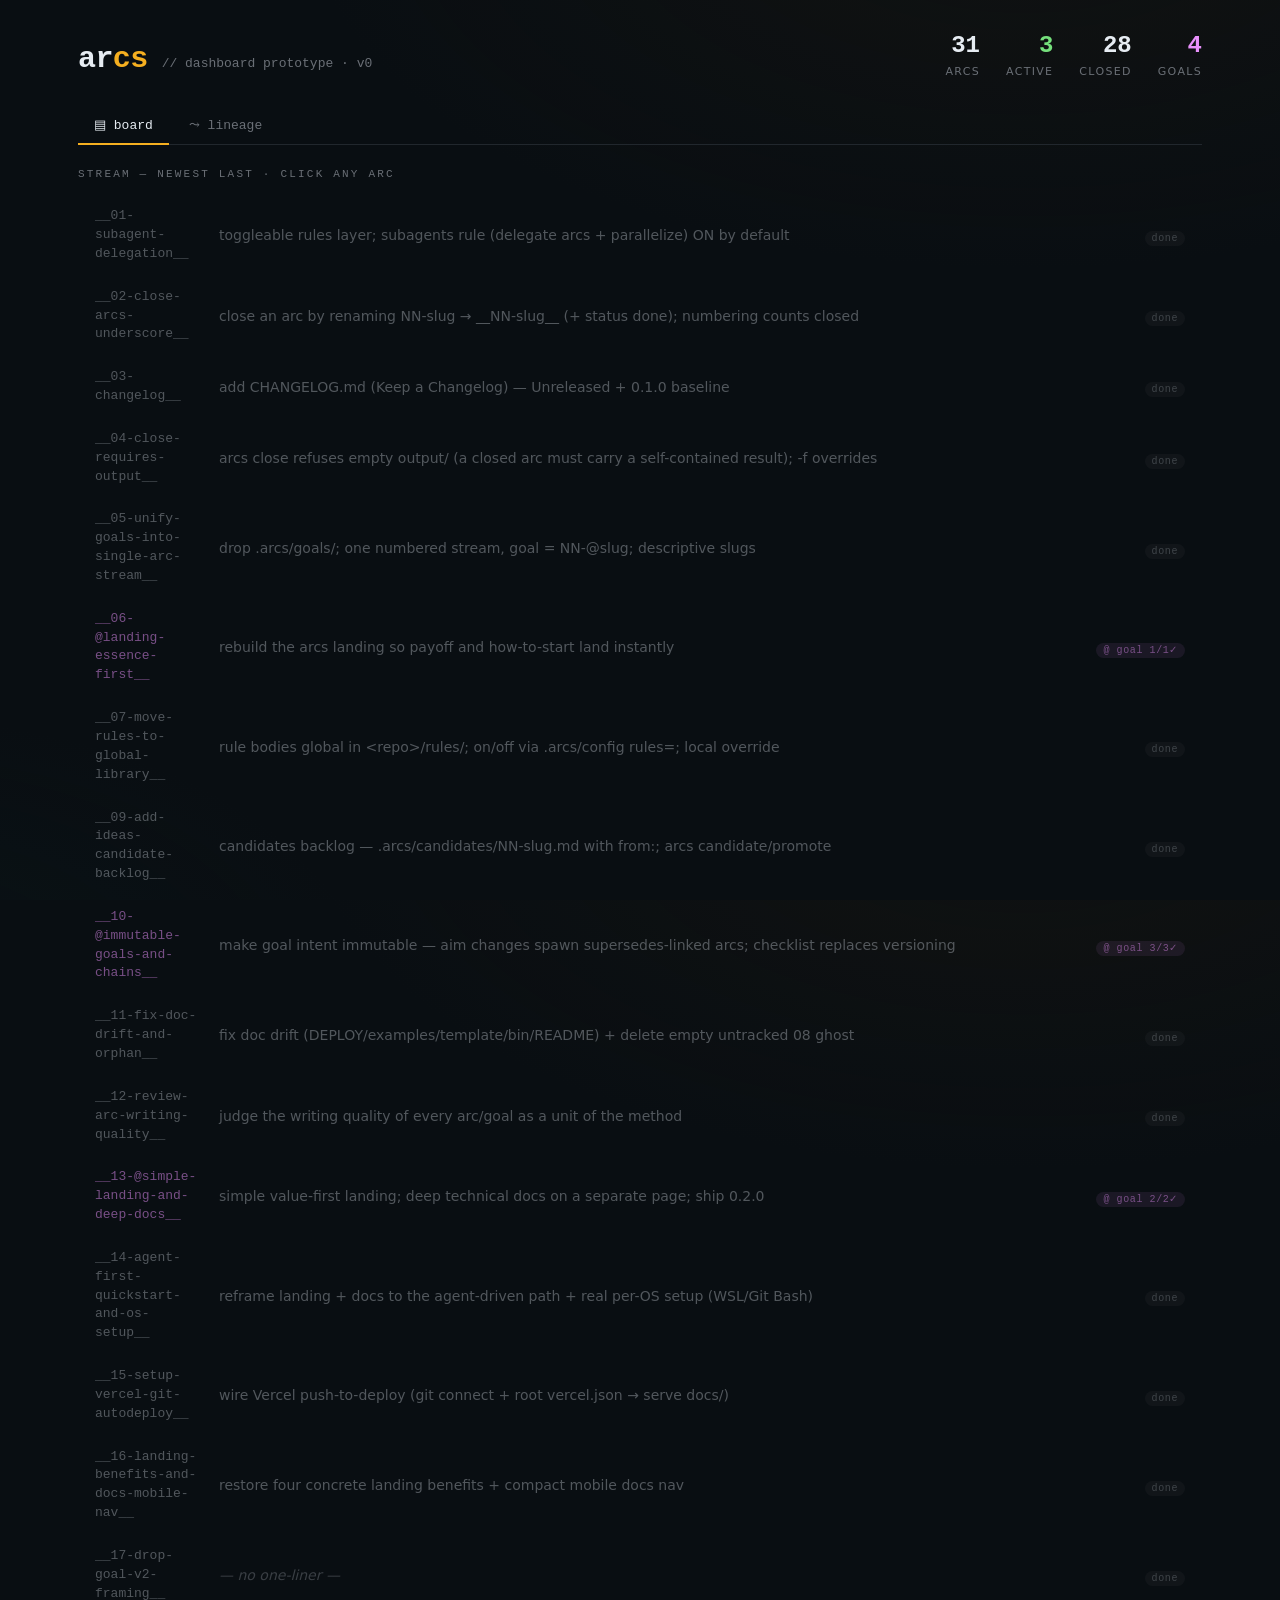
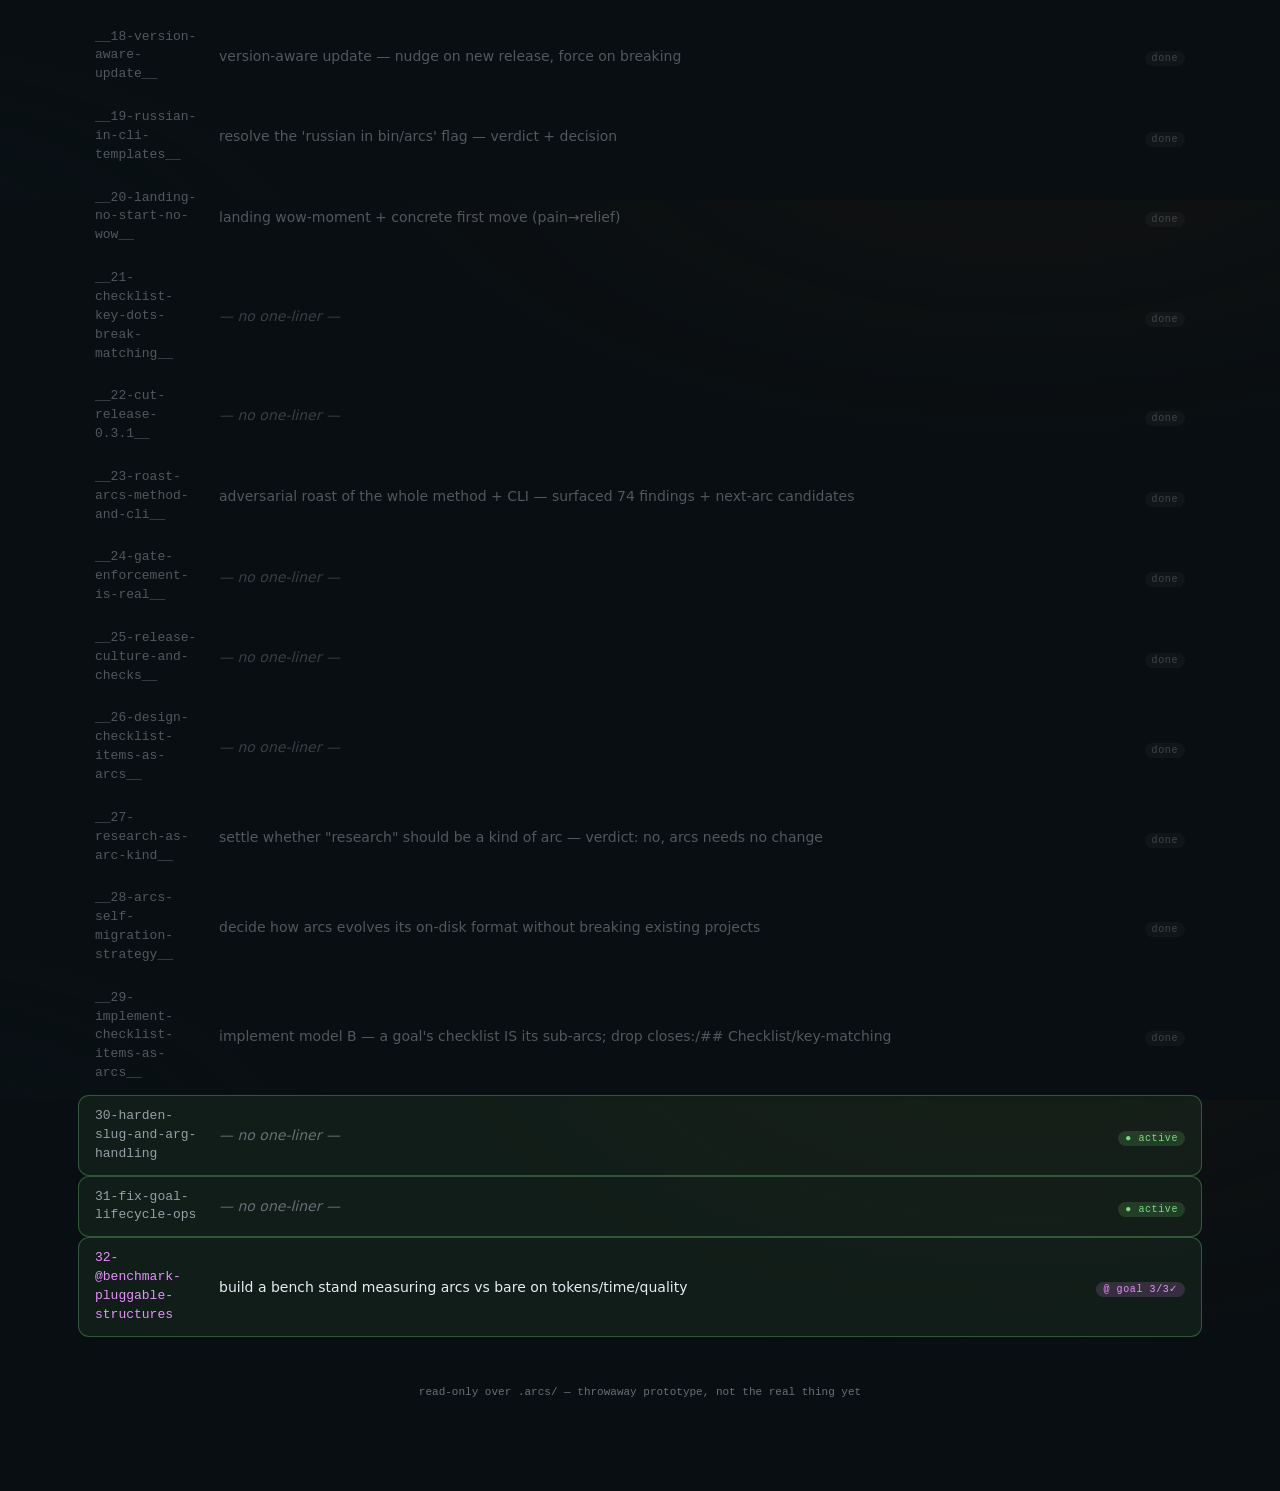
<file: prototypes/dashboard-v0.html>
<!doctype html>
<html lang="en">
<head>
<meta charset="utf-8">
<meta name="viewport" content="width=device-width, initial-scale=1">
<title>arcs · dashboard prototype v0</title>
<style>
  :root{
    --bg: oklch(16% 0.012 250);
    --bg-raise: oklch(20% 0.014 250);
    --bg-card: oklch(23% 0.016 250);
    --line: oklch(32% 0.018 250);
    --line-soft: oklch(27% 0.014 250);
    --ink: oklch(94% 0.01 250);
    --ink-dim: oklch(70% 0.012 250);
    --ink-faint: oklch(54% 0.012 250);
    --accent: oklch(80% 0.16 78);      /* amber */
    --accent-2: oklch(72% 0.15 200);   /* teal */
    --open: oklch(82% 0.17 145);       /* green = active */
    --closed: oklch(58% 0.01 250);
    --goal: oklch(78% 0.17 320);       /* magenta = goal */
    --radius: 14px;
    --mono: ui-monospace, "SF Mono", "JetBrains Mono", Menlo, monospace;
    --sans: system-ui, -apple-system, "Segoe UI", sans-serif;
  }
  *{box-sizing:border-box}
  html,body{margin:0;height:100%}
  body{
    background:
      radial-gradient(1200px 600px at 80% -10%, oklch(24% 0.03 78 / .25), transparent 60%),
      radial-gradient(900px 500px at -10% 110%, oklch(24% 0.03 200 / .2), transparent 55%),
      var(--bg);
    color:var(--ink);
    font-family:var(--sans);
    -webkit-font-smoothing:antialiased;
    line-height:1.45;
  }
  .wrap{max-width:1180px;margin:0 auto;padding:34px 28px 80px}

  /* ---- header ---- */
  header.top{display:flex;align-items:flex-end;justify-content:space-between;gap:24px;flex-wrap:wrap;margin-bottom:8px}
  .brand{display:flex;align-items:baseline;gap:14px}
  .brand h1{font-family:var(--mono);font-size:30px;letter-spacing:-.02em;margin:0;font-weight:600}
  .brand h1 .u{color:var(--accent)}
  .brand .tag{color:var(--ink-faint);font-size:13px;font-family:var(--mono)}
  .stats{display:flex;gap:26px}
  .stat{text-align:right}
  .stat b{display:block;font-family:var(--mono);font-size:24px;font-weight:600;line-height:1}
  .stat span{font-size:11px;text-transform:uppercase;letter-spacing:.12em;color:var(--ink-faint)}
  .stat.open b{color:var(--open)} .stat.goal b{color:var(--goal)}

  /* ---- tabs ---- */
  nav.tabs{display:flex;gap:4px;margin:26px 0 22px;border-bottom:1px solid var(--line-soft)}
  nav.tabs button{
    appearance:none;background:none;border:0;color:var(--ink-faint);
    font-family:var(--mono);font-size:13px;padding:10px 16px;cursor:pointer;
    border-bottom:2px solid transparent;margin-bottom:-1px;transition:color .15s,border-color .15s;
  }
  nav.tabs button:hover{color:var(--ink-dim)}
  nav.tabs button[aria-selected=true]{color:var(--ink);border-color:var(--accent)}

  .view{display:none} .view.active{display:block;animation:fade .25s ease}
  @keyframes fade{from{opacity:0;transform:translateY(4px)}to{opacity:1;transform:none}}

  /* ---- BOARD ---- */
  .stream-label{font-family:var(--mono);font-size:11px;letter-spacing:.2em;color:var(--ink-faint);text-transform:uppercase;margin:0 0 12px}
  .arc-row{
    display:grid;grid-template-columns:108px 1fr auto;gap:16px;align-items:center;
    padding:11px 16px;border:1px solid transparent;border-radius:11px;cursor:pointer;
    transition:background .14s,border-color .14s;
  }
  .arc-row:hover{background:var(--bg-raise);border-color:var(--line-soft)}
  .arc-row .id{font-family:var(--mono);font-size:13px;color:var(--ink-dim)}
  .arc-row.goal .id{color:var(--goal)}
  .arc-row.closed{opacity:.5}
  .arc-row.active{background:oklch(82% 0.17 145 / .07);border-color:oklch(82% 0.17 145 / .3)}
  .arc-row .title{font-size:14px;color:var(--ink)}
  .arc-row.closed .title{color:var(--ink-dim)}
  .arc-row .title .placeholder{color:var(--ink-faint);font-style:italic}
  .badge{font-family:var(--mono);font-size:10px;padding:2px 7px;border-radius:99px;letter-spacing:.06em;white-space:nowrap}
  .badge.active{background:oklch(82% 0.17 145 / .16);color:var(--open)}
  .badge.closed{background:oklch(58% 0.01 250 / .14);color:var(--closed)}
  .badge.goal{background:oklch(78% 0.17 320 / .16);color:var(--goal)}
  .sub-prog{font-family:var(--mono);font-size:11px;color:var(--ink-faint);margin-left:8px}

  /* ---- LINEAGE GRAPH ---- */
  .graph-shell{background:var(--bg-raise);border:1px solid var(--line-soft);border-radius:var(--radius);padding:8px;overflow:auto}
  svg{display:block;width:100%;height:auto;min-width:760px}
  .node rect{fill:var(--bg-card);stroke:var(--line);stroke-width:1.2;rx:9;transition:stroke .15s,fill .15s}
  .node:hover rect{stroke:var(--accent);fill:var(--bg-raise);cursor:pointer}
  .node text{font-family:var(--mono);font-size:11px;fill:var(--ink-dim)}
  .node.hub rect{stroke:var(--accent);stroke-width:1.6}
  .node.goal rect{stroke:var(--goal)}
  .node.active rect{stroke:var(--open)}
  .edge{stroke:var(--line);stroke-width:1.4;fill:none;marker-end:url(#arrow)}
  .edge.from-hub{stroke:var(--accent);opacity:.65}
  .legend{display:flex;gap:18px;flex-wrap:wrap;margin-top:14px;font-family:var(--mono);font-size:11px;color:var(--ink-faint)}
  .legend i{display:inline-block;width:10px;height:10px;border-radius:3px;margin-right:6px;vertical-align:middle}

  /* ---- DETAIL DRAWER ---- */
  .drawer-bg{position:fixed;inset:0;background:oklch(10% 0.01 250 / .55);opacity:0;pointer-events:none;transition:opacity .2s;z-index:5}
  .drawer-bg.show{opacity:1;pointer-events:auto}
  .drawer{
    position:fixed;top:0;right:0;height:100%;width:min(460px,92vw);z-index:6;
    background:var(--bg-raise);border-left:1px solid var(--line);
    transform:translateX(100%);transition:transform .26s cubic-bezier(.16,1,.3,1);
    padding:28px 26px;overflow-y:auto;
  }
  .drawer.show{transform:none}
  .drawer .d-id{font-family:var(--mono);font-size:12px;color:var(--ink-faint)}
  .drawer h3{font-family:var(--mono);font-size:18px;margin:6px 0 16px;letter-spacing:-.01em}
  .drawer .row{display:flex;gap:10px;margin-bottom:18px;flex-wrap:wrap}
  .field{margin-bottom:20px}
  .field h4{font-family:var(--mono);font-size:10px;letter-spacing:.18em;text-transform:uppercase;color:var(--ink-faint);margin:0 0 7px}
  .field p{margin:0;font-size:14px;color:var(--ink-dim)}
  .flow{display:flex;align-items:center;gap:8px;font-family:var(--mono);font-size:11px}
  .flow span{padding:6px 11px;border:1px solid var(--line);border-radius:8px;color:var(--ink-dim)}
  .flow .arr{border:0;color:var(--ink-faint)}
  .lineage-link{font-family:var(--mono);font-size:12px;color:var(--accent-2);cursor:pointer}
  .close-x{position:absolute;top:18px;right:18px;background:none;border:0;color:var(--ink-faint);font-size:22px;cursor:pointer}
  .foot{margin-top:48px;font-family:var(--mono);font-size:11px;color:var(--ink-faint);text-align:center}
</style>
</head>
<body>
<div class="wrap">
  <header class="top">
    <div class="brand">
      <h1>ar<span class="u">cs</span></h1>
      <span class="tag">// dashboard prototype · v0</span>
    </div>
    <div class="stats">
      <div class="stat"><b id="s-total">0</b><span>arcs</span></div>
      <div class="stat open"><b id="s-open">0</b><span>active</span></div>
      <div class="stat"><b id="s-closed">0</b><span>closed</span></div>
      <div class="stat goal"><b id="s-goal">0</b><span>goals</span></div>
    </div>
  </header>

  <nav class="tabs">
    <button aria-selected="true" data-view="board">▤ board</button>
    <button aria-selected="false" data-view="lineage">⤳ lineage</button>
  </nav>

  <section class="view active" id="view-board">
    <p class="stream-label">STREAM — newest last · click any arc</p>
    <div id="board"></div>
  </section>

  <section class="view" id="view-lineage">
    <div class="graph-shell"><div id="graph"></div></div>
    <div class="legend">
      <span><i style="background:var(--accent)"></i>hub (spawned many)</span>
      <span><i style="background:var(--goal)"></i>goal arc</span>
      <span><i style="background:var(--open)"></i>active</span>
      <span>arrow = from / supersedes</span>
    </div>
  </section>

  <p class="foot">read-only over .arcs/ — throwaway prototype, not the real thing yet</p>
</div>

<div class="drawer-bg" id="drawerBg"></div>
<aside class="drawer" id="drawer">
  <button class="close-x" id="closeX">×</button>
  <div id="drawerBody"></div>
</aside>

<script>
// ---- real data pulled from .arcs/arcs ----
const ARCS = [
  {n:1,slug:"subagent-delegation",goal:"toggleable rules layer; subagents rule (delegate arcs + parallelize) ON by default",st:"closed"},
  {n:2,slug:"close-arcs-underscore",goal:"close an arc by renaming NN-slug → __NN-slug__ (+ status done); numbering counts closed",st:"closed"},
  {n:3,slug:"changelog",goal:"add CHANGELOG.md (Keep a Changelog) — Unreleased + 0.1.0 baseline",st:"closed"},
  {n:4,slug:"close-requires-output",goal:"arcs close refuses empty output/ (a closed arc must carry a self-contained result); -f overrides",st:"closed"},
  {n:5,slug:"unify-goals-into-single-arc-stream",goal:"drop .arcs/goals/; one numbered stream, goal = NN-@slug; descriptive slugs",st:"closed"},
  {n:6,slug:"@landing-essence-first",goal:"rebuild the arcs landing so payoff and how-to-start land instantly",st:"closed",isGoal:true,sub:1},
  {n:7,slug:"move-rules-to-global-library",goal:"rule bodies global in <repo>/rules/; on/off via .arcs/config rules=; local override",st:"closed"},
  {n:9,slug:"add-ideas-candidate-backlog",goal:"candidates backlog — .arcs/candidates/NN-slug.md with from:; arcs candidate/promote",st:"closed"},
  {n:10,slug:"@immutable-goals-and-chains",goal:"make goal intent immutable — aim changes spawn supersedes-linked arcs; checklist replaces versioning",st:"closed",isGoal:true,sub:3,from:7},
  {n:11,slug:"fix-doc-drift-and-orphan",goal:"fix doc drift (DEPLOY/examples/template/bin/README) + delete empty untracked 08 ghost",st:"closed"},
  {n:12,slug:"review-arc-writing-quality",goal:"judge the writing quality of every arc/goal as a unit of the method",st:"closed",from:11},
  {n:13,slug:"@simple-landing-and-deep-docs",goal:"simple value-first landing; deep technical docs on a separate page; ship 0.2.0",st:"closed",isGoal:true,sub:2},
  {n:14,slug:"agent-first-quickstart-and-os-setup",goal:"reframe landing + docs to the agent-driven path + real per-OS setup (WSL/Git Bash)",st:"closed"},
  {n:15,slug:"setup-vercel-git-autodeploy",goal:"wire Vercel push-to-deploy (git connect + root vercel.json → serve docs/)",st:"closed"},
  {n:16,slug:"landing-benefits-and-docs-mobile-nav",goal:"restore four concrete landing benefits + compact mobile docs nav",st:"closed"},
  {n:17,slug:"drop-goal-v2-framing",goal:"",st:"closed"},
  {n:18,slug:"version-aware-update",goal:"version-aware update — nudge on new release, force on breaking",st:"closed"},
  {n:19,slug:"russian-in-cli-templates",goal:"resolve the 'russian in bin/arcs' flag — verdict + decision",st:"closed",from:18},
  {n:20,slug:"landing-no-start-no-wow",goal:"landing wow-moment + concrete first move (pain→relief)",st:"closed"},
  {n:21,slug:"checklist-key-dots-break-matching",goal:"",st:"closed",from:13},
  {n:22,slug:"cut-release-0.3.1",goal:"",st:"closed"},
  {n:23,slug:"roast-arcs-method-and-cli",goal:"adversarial roast of the whole method + CLI — surfaced 74 findings + next-arc candidates",st:"closed"},
  {n:24,slug:"gate-enforcement-is-real",goal:"",st:"closed",from:23},
  {n:25,slug:"release-culture-and-checks",goal:"",st:"closed",from:23},
  {n:26,slug:"design-checklist-items-as-arcs",goal:"",st:"closed"},
  {n:27,slug:"research-as-arc-kind",goal:'settle whether "research" should be a kind of arc — verdict: no, arcs needs no change',st:"closed"},
  {n:28,slug:"arcs-self-migration-strategy",goal:"decide how arcs evolves its on-disk format without breaking existing projects",st:"closed"},
  {n:29,slug:"implement-checklist-items-as-arcs",goal:"implement model B — a goal's checklist IS its sub-arcs; drop closes:/## Checklist/key-matching",st:"closed",from:26},
  {n:30,slug:"harden-slug-and-arg-handling",goal:"",st:"active",from:23},
  {n:31,slug:"fix-goal-lifecycle-ops",goal:"",st:"active",from:23},
  {n:32,slug:"@benchmark-pluggable-structures",goal:"build a bench stand measuring arcs vs bare on tokens/time/quality",st:"active",isGoal:true,sub:3},
];

const byN = Object.fromEntries(ARCS.map(a=>[a.n,a]));
const idStr = a => (a.st==="closed"?"__":"") + String(a.n).padStart(2,"0") + "-" + a.slug + (a.st==="closed"?"__":"");
const titleOf = a => a.goal ? a.goal : '<one line — what this arc closes>';

// stats
S("s-total",ARCS.length);
S("s-open",ARCS.filter(a=>a.st==="active").length);
S("s-closed",ARCS.filter(a=>a.st==="closed").length);
S("s-goal",ARCS.filter(a=>a.isGoal).length);
function S(id,v){document.getElementById(id).textContent=v}

// ---- board ----
const board=document.getElementById("board");
ARCS.forEach(a=>{
  const row=document.createElement("div");
  row.className="arc-row"+(a.isGoal?" goal":"")+(a.st==="closed"?" closed":"")+(a.st==="active"?" active":"");
  const badge = a.isGoal
    ? `<span class="badge goal">@ goal${a.sub?` ${a.sub}/${a.sub}✓`:""}</span>`
    : a.st==="active" ? `<span class="badge active">● active</span>`
    : `<span class="badge closed">done</span>`;
  row.innerHTML=`
    <span class="id">${idStr(a)}</span>
    <span class="title">${a.goal?esc(a.goal):'<span class="placeholder">— no one-liner —</span>'}</span>
    <span>${badge}</span>`;
  row.onclick=()=>openDrawer(a);
  board.appendChild(row);
});

// ---- lineage graph (simple layered layout by 'from') ----
(function(){
  const linked = ARCS.filter(a=>a.from || ARCS.some(b=>b.from===a.n));
  // group: each parent + its children
  const parents=[...new Set(linked.filter(a=>a.from).map(a=>a.from))];
  const colW=210, rowH=58, padX=24, padY=24;
  let y=padY, positions={}, rows=[];
  parents.forEach(p=>{
    const kids=ARCS.filter(a=>a.from===p);
    positions[p]={x:padX,y};
    kids.forEach((k,i)=>{ positions[k.n]={x:padX+colW+90, y:y+i*rowH}; });
    const span=Math.max(1,kids.length);
    rows.push({p,kids,y,span});
    y += span*rowH + 18;
  });
  const W=padX+colW+90+colW+padX, H=y+padY;
  const isHub=n=>ARCS.filter(a=>a.from===n).length>=3;
  let edges="", nodesSvg="";
  Object.entries(positions).forEach(([n,pos])=>{
    const a=byN[n]; if(!a)return;
    const cls="node"+(isHub(+n)?" hub":"")+(a.isGoal?" goal":"")+(a.st==="active"?" active":"");
    nodesSvg+=`<g class="${cls}" data-n="${n}">
      <rect x="${pos.x}" y="${pos.y}" width="${colW}" height="40" rx="9"/>
      <text x="${pos.x+12}" y="${pos.y+24}">${String(a.n).padStart(2,"0")}·${trunc(a.slug,20)}</text>
    </g>`;
  });
  ARCS.forEach(a=>{
    if(!a.from||!positions[a.from]||!positions[a.n])return;
    const s=positions[a.from], t=positions[a.n];
    const x1=s.x+colW,y1=s.y+20,x2=t.x,y2=t.y+20,mx=(x1+x2)/2;
    edges+=`<path class="edge ${isHub(a.from)?'from-hub':''}" d="M${x1},${y1} C${mx},${y1} ${mx},${y2} ${x2-7},${y2}"/>`;
  });
  document.getElementById("graph").innerHTML=`
    <svg viewBox="0 0 ${W} ${H}" xmlns="http://www.w3.org/2000/svg">
      <defs><marker id="arrow" markerWidth="8" markerHeight="8" refX="6" refY="3" orient="auto">
        <path d="M0,0 L6,3 L0,6 Z" fill="var(--line)"/></marker></defs>
      ${edges}${nodesSvg}
    </svg>`;
  document.querySelectorAll(".node").forEach(g=>g.onclick=()=>openDrawer(byN[g.dataset.n]));
})();

// ---- tabs ----
document.querySelectorAll("nav.tabs button").forEach(b=>{
  b.onclick=()=>{
    document.querySelectorAll("nav.tabs button").forEach(x=>x.setAttribute("aria-selected","false"));
    b.setAttribute("aria-selected","true");
    document.querySelectorAll(".view").forEach(v=>v.classList.remove("active"));
    document.getElementById("view-"+b.dataset.view).classList.add("active");
  };
});

// ---- drawer ----
const drawer=document.getElementById("drawer"), bg=document.getElementById("drawerBg");
function openDrawer(a){
  const parent=a.from?byN[a.from]:null;
  const kids=ARCS.filter(x=>x.from===a.n);
  document.getElementById("drawerBody").innerHTML=`
    <div class="d-id">${idStr(a)}</div>
    <h3>${esc(a.slug.replace(/^@/,""))}${a.isGoal?' <span class="badge goal">@ goal</span>':''}</h3>
    <div class="row">
      ${a.st==="active"?'<span class="badge active">● active</span>':'<span class="badge closed">done</span>'}
      ${a.sub?`<span class="badge goal">${a.sub} sub-arcs</span>`:""}
    </div>
    <div class="field"><h4>goal</h4><p>${a.goal?esc(a.goal):"— no one-liner written —"}</p></div>
    <div class="field"><h4>flow</h4>
      <div class="flow"><span>input</span><span class="arr">→</span><span>workspace</span><span class="arr">→</span><span>output</span></div>
    </div>
    ${parent?`<div class="field"><h4>came from</h4><p class="lineage-link" data-n="${parent.n}">${idStr(parent)}</p></div>`:""}
    ${kids.length?`<div class="field"><h4>spawned</h4>${kids.map(k=>`<p class="lineage-link" data-n="${k.n}">${idStr(k)}</p>`).join("")}</div>`:""}
  `;
  drawer.classList.add("show"); bg.classList.add("show");
  document.querySelectorAll(".lineage-link").forEach(l=>l.onclick=()=>openDrawer(byN[l.dataset.n]));
}
function closeDrawer(){drawer.classList.remove("show");bg.classList.remove("show")}
document.getElementById("closeX").onclick=closeDrawer;
bg.onclick=closeDrawer;
addEventListener("keydown",e=>e.key==="Escape"&&closeDrawer());

function esc(s){return s.replace(/[&<>]/g,c=>({"&":"&amp;","<":"&lt;",">":"&gt;"}[c]))}
function trunc(s,n){return s.length>n?s.slice(0,n-1)+"…":s}
</script>
</body>
</html>
</file>
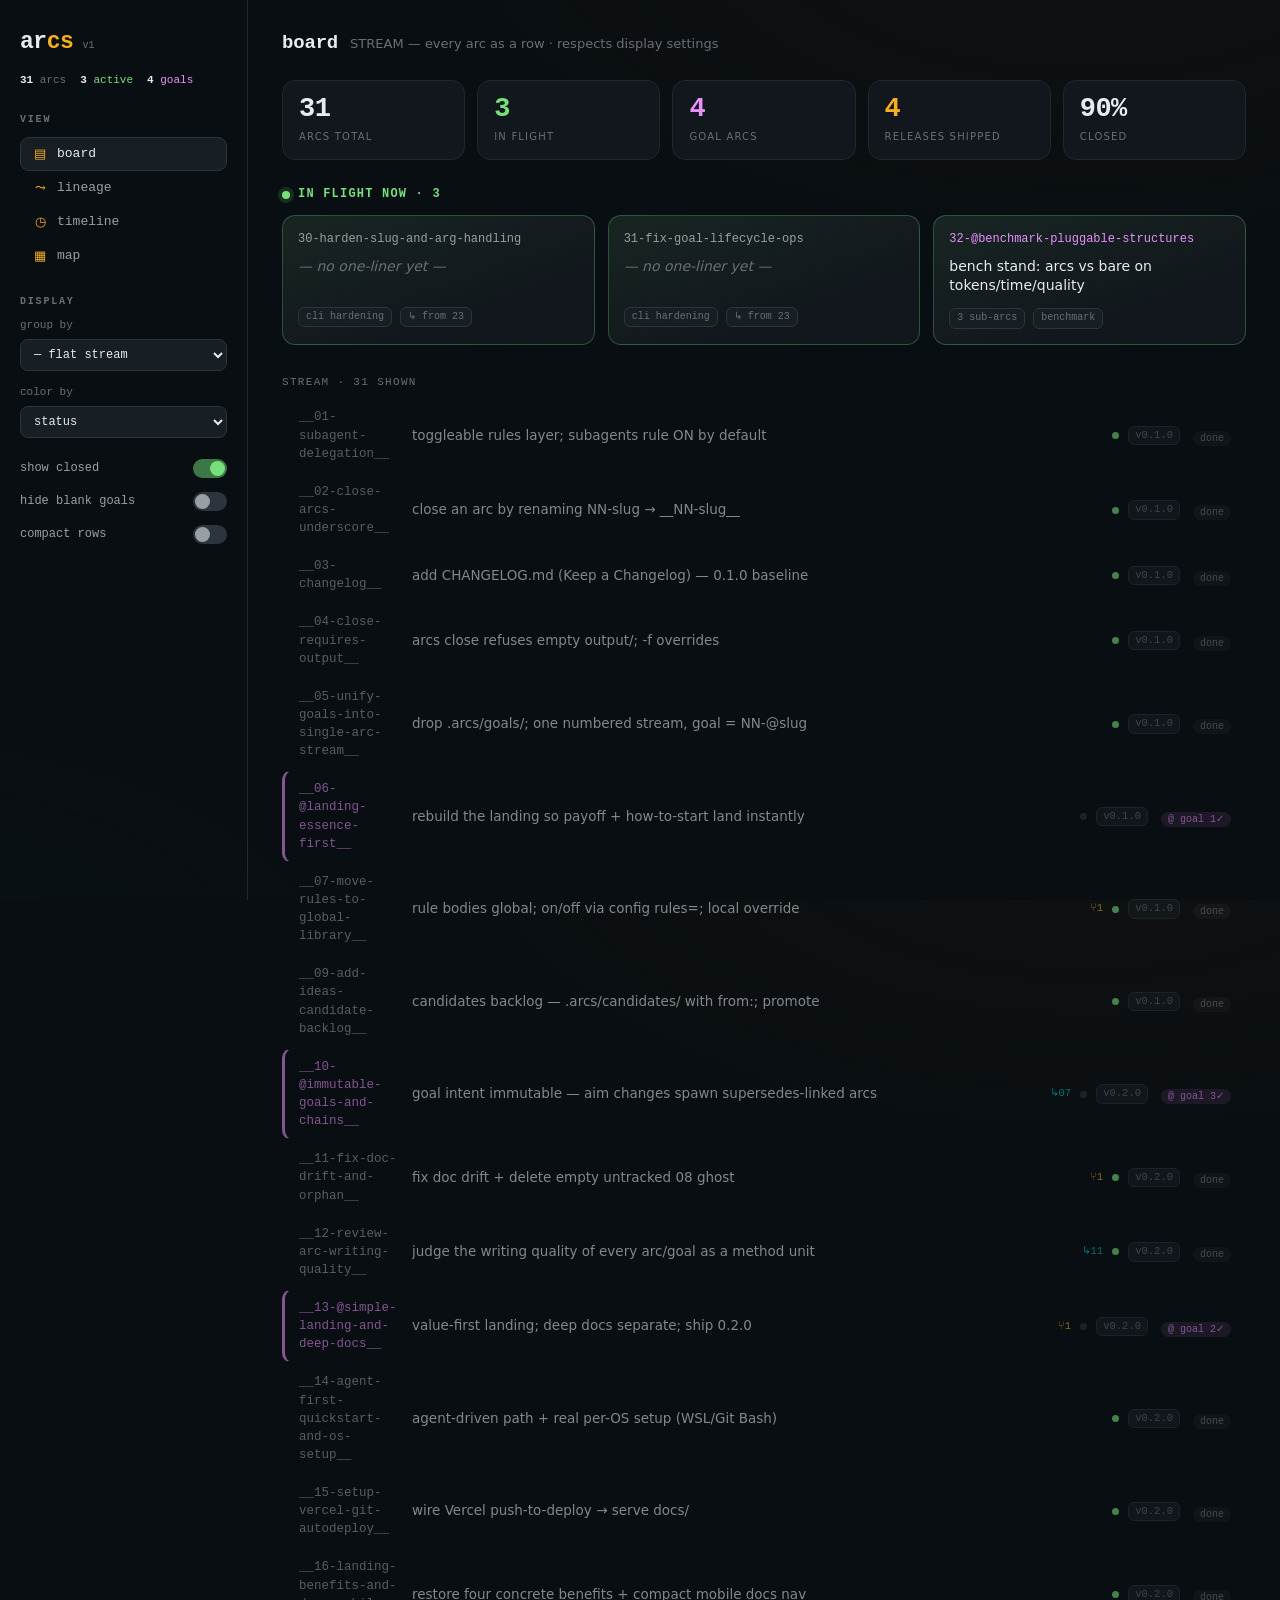
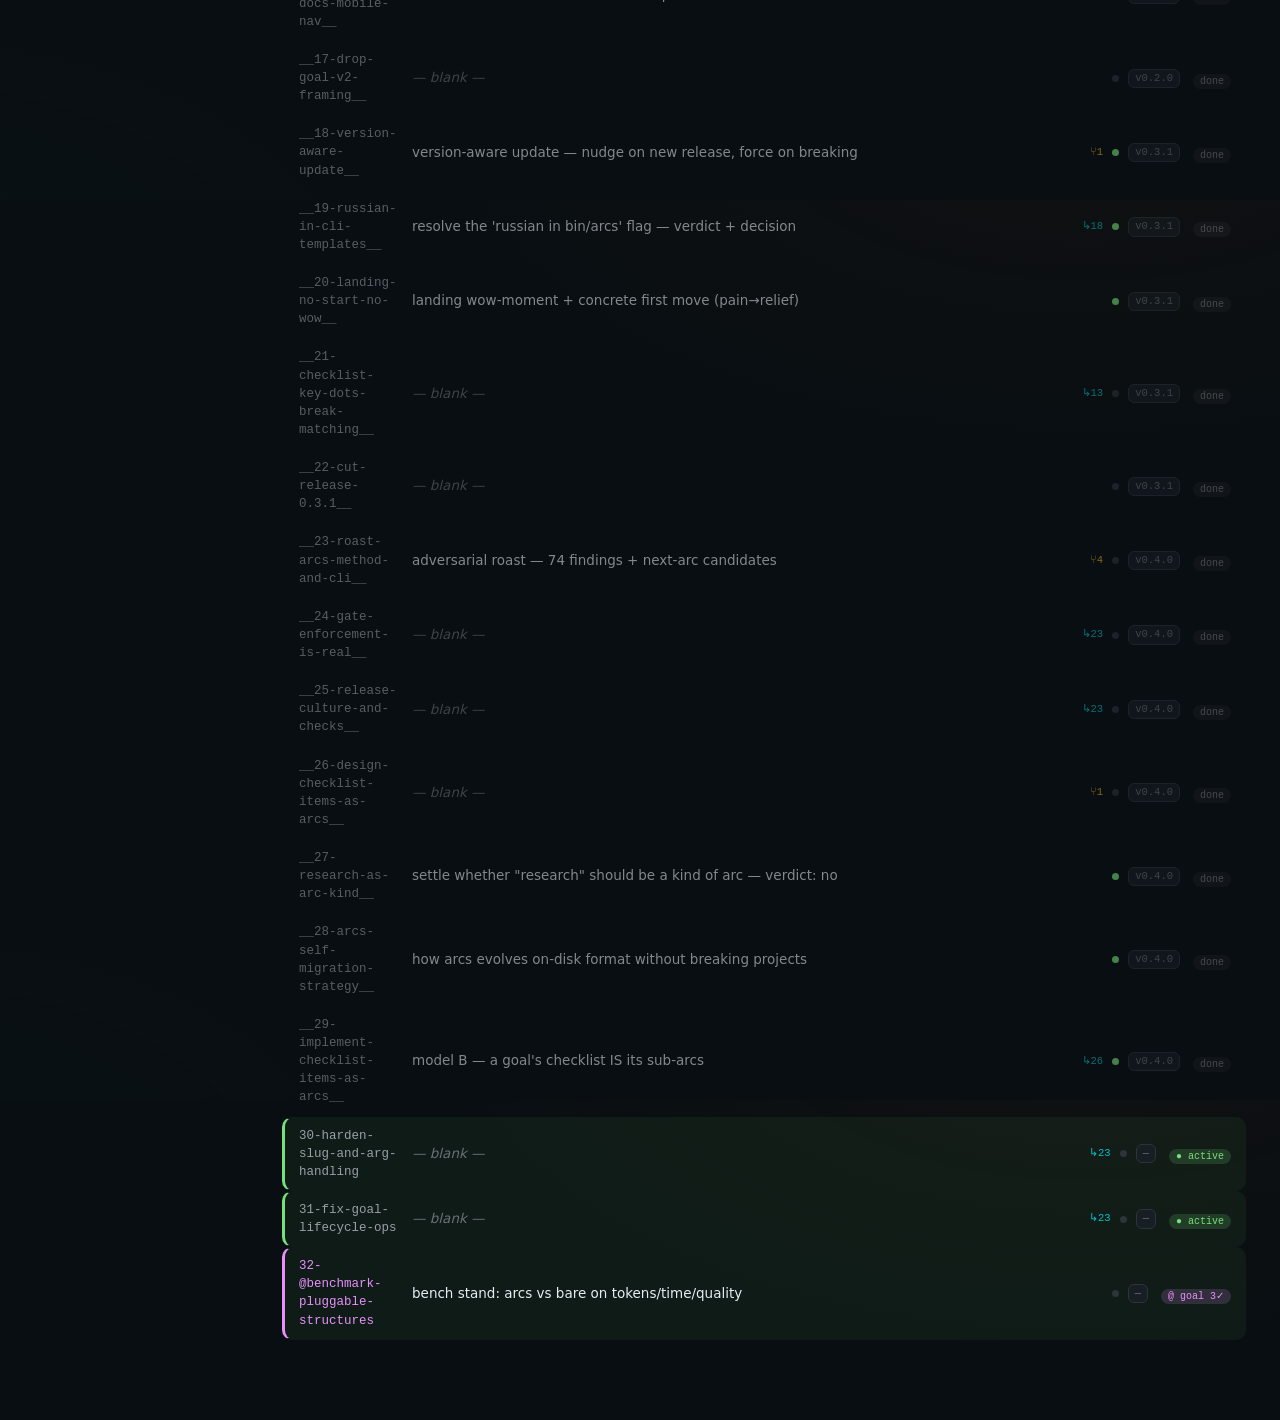
<file: prototypes/dashboard-v1.html>
<!doctype html>
<html lang="en">
<head>
<meta charset="utf-8">
<meta name="viewport" content="width=device-width, initial-scale=1">
<title>arcs · dashboard prototype v1</title>
<style>
  :root{
    --bg: oklch(16% 0.012 250);
    --bg-raise: oklch(20% 0.014 250);
    --bg-card: oklch(23% 0.016 250);
    --line: oklch(32% 0.018 250);
    --line-soft: oklch(27% 0.014 250);
    --ink: oklch(94% 0.01 250);
    --ink-dim: oklch(70% 0.012 250);
    --ink-faint: oklch(54% 0.012 250);
    --accent: oklch(80% 0.16 78);
    --accent-2: oklch(72% 0.15 200);
    --open: oklch(82% 0.17 145);
    --closed: oklch(58% 0.01 250);
    --goal: oklch(78% 0.17 320);
    --mono: ui-monospace,"SF Mono","JetBrains Mono",Menlo,monospace;
    --sans: system-ui,-apple-system,"Segoe UI",sans-serif;
    /* cluster hues */
    --c-landing: oklch(78% 0.15 60);
    --c-method:  oklch(74% 0.14 290);
    --c-cli:     oklch(76% 0.14 200);
    --c-release: oklch(80% 0.15 145);
    --c-quality: oklch(72% 0.16 20);
    --c-infra:   oklch(70% 0.12 250);
    --c-bench:   oklch(82% 0.15 95);
  }
  *{box-sizing:border-box}
  html,body{margin:0;height:100%}
  body{
    background:
      radial-gradient(1100px 560px at 85% -10%, oklch(24% 0.03 78 / .22), transparent 60%),
      radial-gradient(900px 480px at -10% 110%, oklch(24% 0.03 200 / .18), transparent 55%),
      var(--bg);
    color:var(--ink);font-family:var(--sans);-webkit-font-smoothing:antialiased;line-height:1.45;
  }
  .app{display:grid;grid-template-columns:248px 1fr;min-height:100vh}

  /* ---- RAIL ---- */
  aside.rail{border-right:1px solid var(--line-soft);padding:26px 20px;position:sticky;top:0;height:100vh;overflow-y:auto}
  .brand{display:flex;align-items:baseline;gap:9px;margin-bottom:6px}
  .brand h1{font-family:var(--mono);font-size:23px;margin:0;font-weight:600;letter-spacing:-.02em}
  .brand h1 .u{color:var(--accent)}
  .brand .v{font-family:var(--mono);font-size:10px;color:var(--ink-faint)}
  .mini{display:flex;gap:14px;margin:14px 0 24px;font-family:var(--mono);font-size:11px;color:var(--ink-faint)}
  .mini b{color:var(--ink);font-weight:600}
  .mini .o{color:var(--open)} .mini .g{color:var(--goal)}

  .rail h5{font-family:var(--mono);font-size:10px;letter-spacing:.18em;text-transform:uppercase;color:var(--ink-faint);margin:22px 0 9px}
  .vbtn{display:flex;align-items:center;gap:9px;width:100%;text-align:left;appearance:none;background:none;border:1px solid transparent;
    color:var(--ink-dim);font-family:var(--mono);font-size:13px;padding:8px 11px;border-radius:9px;cursor:pointer;transition:.13s}
  .vbtn:hover{background:var(--bg-raise)}
  .vbtn[aria-selected=true]{background:var(--bg-card);border-color:var(--line);color:var(--ink)}
  .vbtn .ic{width:16px;text-align:center;color:var(--accent)}

  .ctl{margin-bottom:14px}
  .ctl label{display:block;font-family:var(--mono);font-size:11px;color:var(--ink-faint);margin-bottom:5px}
  .ctl select{width:100%;background:var(--bg-card);color:var(--ink);border:1px solid var(--line);border-radius:8px;
    font-family:var(--mono);font-size:12px;padding:7px 9px}
  .toggle{display:flex;align-items:center;justify-content:space-between;font-family:var(--mono);font-size:12px;color:var(--ink-dim);
    padding:7px 0;cursor:pointer}
  .sw{width:34px;height:19px;border-radius:99px;background:var(--line);position:relative;transition:.16s;flex:none}
  .sw::after{content:"";position:absolute;top:2px;left:2px;width:15px;height:15px;border-radius:50%;background:var(--ink-dim);transition:.16s}
  .toggle.on .sw{background:oklch(82% 0.17 145 / .5)} .toggle.on .sw::after{left:17px;background:var(--open)}

  /* ---- MAIN ---- */
  main{padding:30px 34px 80px;overflow-x:auto}
  .view-head{display:flex;align-items:baseline;gap:12px;margin-bottom:4px}
  .view-head h2{font-family:var(--mono);font-size:19px;margin:0;font-weight:600;letter-spacing:-.01em}
  .view-head p{margin:0;color:var(--ink-faint);font-size:13px}
  .view-body{margin-top:22px}

  /* board — pulse strip */
  .pulse{display:grid;grid-template-columns:repeat(5,1fr);gap:12px;margin-bottom:26px}
  .ptile{background:var(--bg-raise);border:1px solid var(--line-soft);border-radius:13px;padding:15px 16px;position:relative;overflow:hidden}
  .ptile b{display:block;font-family:var(--mono);font-size:27px;font-weight:600;line-height:1;letter-spacing:-.02em}
  .ptile span{font-size:10px;text-transform:uppercase;letter-spacing:.12em;color:var(--ink-faint);margin-top:7px;display:block}
  .ptile.active b{color:var(--open)} .ptile.goal b{color:var(--goal)} .ptile.rel b{color:var(--accent)}
  .ptile .spark{position:absolute;right:0;bottom:0;height:38px;width:60%;opacity:.5}
  .ptile .ring{position:absolute;top:13px;right:13px}

  /* board — NOW band */
  .now{margin-bottom:30px}
  .now h3{font-family:var(--mono);font-size:12px;letter-spacing:.1em;text-transform:uppercase;color:var(--open);margin:0 0 12px;display:flex;align-items:center;gap:8px}
  .now h3::before{content:"";width:8px;height:8px;border-radius:50%;background:var(--open);box-shadow:0 0 0 4px oklch(82% 0.17 145 / .15)}
  .now-grid{display:grid;grid-template-columns:repeat(auto-fill,minmax(260px,1fr));gap:13px}
  .now-card{background:linear-gradient(160deg,oklch(82% 0.17 145 / .07),transparent 70%),var(--bg-raise);
    border:1px solid oklch(82% 0.17 145 / .28);border-radius:13px;padding:15px;cursor:pointer;transition:.14s}
  .now-card:hover{border-color:var(--open);transform:translateY(-2px)}
  .now-card .nc-id{font-family:var(--mono);font-size:12px;color:var(--ink-dim)}
  .now-card.goal .nc-id{color:var(--goal)}
  .now-card .nc-goal{font-size:14px;color:var(--ink);margin:8px 0 12px;line-height:1.4;min-height:38px}
  .now-card .nc-foot{display:flex;gap:8px;flex-wrap:wrap;font-family:var(--mono);font-size:10px;color:var(--ink-faint)}
  .now-card .nc-foot .tg{background:var(--bg-card);border:1px solid var(--line);border-radius:6px;padding:2px 7px}

  /* board — list rows */
  .group-label{font-family:var(--mono);font-size:11px;letter-spacing:.12em;text-transform:uppercase;color:var(--ink-faint);
    margin:22px 0 8px;display:flex;align-items:center;gap:8px}
  .group-label .dot{width:8px;height:8px;border-radius:2px}
  .arc-row{display:grid;grid-template-columns:100px 1fr auto auto;gap:13px;align-items:center;padding:9px 14px;border:1px solid transparent;
    border-radius:10px;cursor:pointer;transition:.13s;border-left:3px solid transparent}
  .arc-row:hover{background:var(--bg-raise);border-color:var(--line-soft)}
  .arc-row.closed{opacity:.55} .arc-row.active{background:oklch(82% 0.17 145 / .06)}
  .arc-row .id{font-family:var(--mono);font-size:12.5px;color:var(--ink-dim)}
  .arc-row.goal .id{color:var(--goal)}
  .arc-row .title{font-size:13.5px;overflow:hidden;text-overflow:ellipsis;white-space:nowrap}
  .arc-row .title .ph{color:var(--ink-faint);font-style:italic}
  .arc-meta{display:flex;gap:9px;align-items:center;font-family:var(--mono);font-size:10.5px;color:var(--ink-faint)}
  .arc-meta .g{display:inline-flex;align-items:center;gap:3px}
  .arc-meta .g.spawn{color:var(--accent)} .arc-meta .g.from{color:var(--accent-2)}
  .arc-meta .odot{width:7px;height:7px;border-radius:50%;display:inline-block}
  .arc-meta .rel{background:var(--bg-card);border:1px solid var(--line);border-radius:6px;padding:1px 6px}
  .density-compact .arc-row{padding:5px 14px}
  .density-compact .pulse,.density-compact .now{display:none}
  .badge{font-family:var(--mono);font-size:10px;padding:2px 7px;border-radius:99px;white-space:nowrap}
  .badge.active{background:oklch(82% 0.17 145 / .16);color:var(--open)}
  .badge.closed{background:oklch(58% 0.01 250 / .14);color:var(--closed)}
  .badge.goal{background:oklch(78% 0.17 320 / .16);color:var(--goal)}

  /* lineage svg */
  .graph-shell{background:var(--bg-raise);border:1px solid var(--line-soft);border-radius:14px;padding:8px;overflow:auto}
  svg{display:block;width:100%;height:auto;min-width:720px}
  .node rect{fill:var(--bg-card);transition:.15s}
  .node:hover{cursor:pointer}
  .node:hover rect{stroke:var(--accent)!important;fill:var(--bg-raise)}
  .node text{font-family:var(--mono);font-size:11px;fill:var(--ink-dim)}
  .edge{stroke:var(--line);stroke-width:1.4;fill:none;marker-end:url(#arrow)}
  .edge.from-hub{stroke:var(--accent);opacity:.6}

  /* timeline */
  .tl{position:relative;margin-left:8px;padding-left:26px;border-left:2px solid var(--line-soft)}
  .tl-rel{display:flex;align-items:center;gap:10px;margin:26px 0 12px;position:relative}
  .tl-rel::before{content:"";position:absolute;left:-33px;width:13px;height:13px;border-radius:50%;background:var(--accent);box-shadow:0 0 0 4px var(--bg)}
  .tl-rel b{font-family:var(--mono);font-size:14px;color:var(--accent)}
  .tl-rel span{font-size:12px;color:var(--ink-faint)}
  .tl-item{position:relative;padding:6px 0 6px 4px}
  .tl-item::before{content:"";position:absolute;left:-31px;top:13px;width:7px;height:7px;border-radius:50%;background:var(--line);}
  .tl-item.active::before{background:var(--open)} .tl-item.goal::before{background:var(--goal)}
  .tl-item .id{font-family:var(--mono);font-size:12px;color:var(--ink-dim);cursor:pointer}
  .tl-item .t{font-size:13px;color:var(--ink-dim)}

  /* map / clusters */
  .map{display:grid;grid-template-columns:repeat(auto-fill,minmax(250px,1fr));gap:16px}
  .cluster{background:var(--bg-raise);border:1px solid var(--line-soft);border-radius:14px;padding:16px;border-top:3px solid var(--cc)}
  .cluster h3{font-family:var(--mono);font-size:13px;margin:0 0 4px;color:var(--cc)}
  .cluster .cnt{font-family:var(--mono);font-size:11px;color:var(--ink-faint);margin-bottom:12px}
  .chip{display:inline-flex;align-items:center;gap:5px;font-family:var(--mono);font-size:11px;color:var(--ink-dim);
    background:var(--bg-card);border:1px solid var(--line);border-radius:7px;padding:4px 8px;margin:0 5px 6px 0;cursor:pointer;transition:.12s}
  .chip:hover{border-color:var(--cc);color:var(--ink)}
  .chip.active{box-shadow:inset 0 0 0 1px var(--open)} .chip .d{width:6px;height:6px;border-radius:50%}

  /* drawer */
  .drawer-bg{position:fixed;inset:0;background:oklch(10% 0.01 250 / .55);opacity:0;pointer-events:none;transition:.2s;z-index:5}
  .drawer-bg.show{opacity:1;pointer-events:auto}
  .drawer{position:fixed;top:0;right:0;height:100%;width:min(440px,92vw);z-index:6;background:var(--bg-raise);
    border-left:1px solid var(--line);transform:translateX(100%);transition:transform .26s cubic-bezier(.16,1,.3,1);padding:28px 26px;overflow-y:auto}
  .drawer.show{transform:none}
  .drawer .d-id{font-family:var(--mono);font-size:12px;color:var(--ink-faint)}
  .drawer h3{font-family:var(--mono);font-size:17px;margin:6px 0 14px}
  .field{margin-bottom:18px}
  .field h4{font-family:var(--mono);font-size:10px;letter-spacing:.16em;text-transform:uppercase;color:var(--ink-faint);margin:0 0 6px}
  .field p{margin:0;font-size:13.5px;color:var(--ink-dim)}
  .flow{display:flex;align-items:center;gap:7px;font-family:var(--mono);font-size:11px}
  .flow span{padding:5px 10px;border:1px solid var(--line);border-radius:7px;color:var(--ink-dim)}
  .flow .arr{border:0;color:var(--ink-faint)}
  .lineage-link{font-family:var(--mono);font-size:12px;color:var(--accent-2);cursor:pointer}
  .close-x{position:absolute;top:16px;right:18px;background:none;border:0;color:var(--ink-faint);font-size:22px;cursor:pointer}
  /* rich drawer */
  .d-meta{display:flex;flex-wrap:wrap;gap:6px;margin-bottom:20px}
  .badge.soft{background:var(--bg-card);border:1px solid var(--line);color:var(--ink-faint)}
  .field p.lead{font-size:15px;color:var(--ink);line-height:1.5}
  .dim{color:var(--ink-faint)!important;font-size:12.5px}
  .mono-sm{font-family:var(--mono);font-size:11.5px;color:var(--ink-faint)}
  .prog{height:6px;background:var(--bg-card);border-radius:99px;overflow:hidden;margin-bottom:6px}
  .prog-bar{height:100%;background:var(--goal);border-radius:99px}
  .stage{margin:6px 0 22px;border-left:2px solid var(--line-soft);padding-left:0}
  .stage-step{display:flex;gap:12px;padding:10px 0 10px 16px;position:relative}
  .stage-step .dot{position:absolute;left:-7px;top:14px;width:11px;height:11px;border-radius:50%;background:var(--bg);border:2px solid var(--line);flex:none}
  .stage-step.has .dot{border-color:var(--accent);background:var(--accent)}
  .stage-step b{font-family:var(--mono);font-size:11px;letter-spacing:.1em;text-transform:uppercase;color:var(--ink-dim);display:block;margin-bottom:3px}
  .stage-step.has b{color:var(--ink)}
  .stage-step p{margin:0;font-size:13px;color:var(--ink-dim)}
  .stage-step:not(.has) p{color:var(--ink-faint);font-style:italic}
  .ln-row{display:flex;align-items:center;gap:9px;padding:4px 0}
  .ln-tag{font-family:var(--mono);font-size:9px;letter-spacing:.12em;text-transform:uppercase;color:var(--ink-faint);background:var(--bg-card);border:1px solid var(--line);border-radius:5px;padding:2px 6px;flex:none;width:62px;text-align:center}
  /* lineage v2 */
  .lin-summary{display:flex;gap:18px;flex-wrap:wrap;font-family:var(--mono);font-size:11px;color:var(--ink-faint);margin-bottom:14px}
  .lin-summary b{color:var(--ink)}
  .lin-legend{display:flex;gap:16px;flex-wrap:wrap;font-family:var(--mono);font-size:11px;color:var(--ink-faint);margin-top:14px}
  .lin-legend i{display:inline-block;width:10px;height:10px;border-radius:3px;margin-right:6px;vertical-align:middle}
  .node .nl1{font-family:var(--mono);font-size:11.5px;fill:var(--ink)}
  .node .nl2{font-family:var(--sans);font-size:10px;fill:var(--ink-faint)}
  .node .hublabel{font-family:var(--mono);font-size:9px;fill:var(--accent);letter-spacing:.08em}
</style>
</head>
<body>
<div class="app">
  <aside class="rail">
    <div class="brand"><h1>ar<span class="u">cs</span></h1><span class="v">v1</span></div>
    <div class="mini">
      <span><b id="m-total">0</b> arcs</span>
      <span class="o"><b id="m-open">0</b> active</span>
      <span class="g"><b id="m-goal">0</b> goals</span>
    </div>

    <h5>view</h5>
    <button class="vbtn" data-view="board" aria-selected="true"><span class="ic">▤</span> board</button>
    <button class="vbtn" data-view="lineage" aria-selected="false"><span class="ic">⤳</span> lineage</button>
    <button class="vbtn" data-view="timeline" aria-selected="false"><span class="ic">◷</span> timeline</button>
    <button class="vbtn" data-view="map" aria-selected="false"><span class="ic">▦</span> map</button>

    <h5>display</h5>
    <div class="ctl">
      <label>group by</label>
      <select id="groupBy">
        <option value="none">— flat stream</option>
        <option value="status">status</option>
        <option value="cluster">theme / cluster</option>
        <option value="release">release</option>
      </select>
    </div>
    <div class="ctl">
      <label>color by</label>
      <select id="colorBy">
        <option value="status">status</option>
        <option value="cluster">theme</option>
      </select>
    </div>
    <div class="toggle on" id="tgClosed"><span>show closed</span><span class="sw"></span></div>
    <div class="toggle" id="tgPh"><span>hide blank goals</span><span class="sw"></span></div>
    <div class="toggle" id="tgDense"><span>compact rows</span><span class="sw"></span></div>
  </aside>

  <main id="main">
    <div class="view-head"><h2 id="vh-title">board</h2><p id="vh-sub"></p></div>
    <div class="view-body" id="body"></div>
  </main>
</div>

<div class="drawer-bg" id="drawerBg"></div>
<aside class="drawer" id="drawer"><button class="close-x" id="closeX">×</button><div id="drawerBody"></div></aside>

<script>
const CLUSTERS={
  landing:{name:"landing & docs",cc:"var(--c-landing)"},
  method:{name:"method & model",cc:"var(--c-method)"},
  cli:{name:"cli hardening",cc:"var(--c-cli)"},
  release:{name:"release & culture",cc:"var(--c-release)"},
  quality:{name:"quality & roast",cc:"var(--c-quality)"},
  infra:{name:"infra / deploy",cc:"var(--c-infra)"},
  bench:{name:"benchmark",cc:"var(--c-bench)"},
};
const ARCS=[
  {n:1,slug:"subagent-delegation",goal:"toggleable rules layer; subagents rule ON by default",st:"closed",cl:"method",rel:"0.1.0"},
  {n:2,slug:"close-arcs-underscore",goal:"close an arc by renaming NN-slug → __NN-slug__",st:"closed",cl:"method",rel:"0.1.0"},
  {n:3,slug:"changelog",goal:"add CHANGELOG.md (Keep a Changelog) — 0.1.0 baseline",st:"closed",cl:"release",rel:"0.1.0"},
  {n:4,slug:"close-requires-output",goal:"arcs close refuses empty output/; -f overrides",st:"closed",cl:"method",rel:"0.1.0"},
  {n:5,slug:"unify-goals-into-single-arc-stream",goal:"drop .arcs/goals/; one numbered stream, goal = NN-@slug",st:"closed",cl:"method",rel:"0.1.0"},
  {n:6,slug:"@landing-essence-first",goal:"rebuild the landing so payoff + how-to-start land instantly",st:"closed",isGoal:true,sub:1,cl:"landing",rel:"0.1.0"},
  {n:7,slug:"move-rules-to-global-library",goal:"rule bodies global; on/off via config rules=; local override",st:"closed",cl:"method",rel:"0.1.0"},
  {n:9,slug:"add-ideas-candidate-backlog",goal:"candidates backlog — .arcs/candidates/ with from:; promote",st:"closed",cl:"method",rel:"0.1.0"},
  {n:10,slug:"@immutable-goals-and-chains",goal:"goal intent immutable — aim changes spawn supersedes-linked arcs",st:"closed",isGoal:true,sub:3,from:7,cl:"method",rel:"0.2.0"},
  {n:11,slug:"fix-doc-drift-and-orphan",goal:"fix doc drift + delete empty untracked 08 ghost",st:"closed",cl:"landing",rel:"0.2.0"},
  {n:12,slug:"review-arc-writing-quality",goal:"judge the writing quality of every arc/goal as a method unit",st:"closed",from:11,cl:"quality",rel:"0.2.0"},
  {n:13,slug:"@simple-landing-and-deep-docs",goal:"value-first landing; deep docs separate; ship 0.2.0",st:"closed",isGoal:true,sub:2,cl:"landing",rel:"0.2.0"},
  {n:14,slug:"agent-first-quickstart-and-os-setup",goal:"agent-driven path + real per-OS setup (WSL/Git Bash)",st:"closed",cl:"landing",rel:"0.2.0"},
  {n:15,slug:"setup-vercel-git-autodeploy",goal:"wire Vercel push-to-deploy → serve docs/",st:"closed",cl:"infra",rel:"0.2.0"},
  {n:16,slug:"landing-benefits-and-docs-mobile-nav",goal:"restore four concrete benefits + compact mobile docs nav",st:"closed",cl:"landing",rel:"0.2.0"},
  {n:17,slug:"drop-goal-v2-framing",goal:"",st:"closed",cl:"method",rel:"0.2.0"},
  {n:18,slug:"version-aware-update",goal:"version-aware update — nudge on new release, force on breaking",st:"closed",cl:"cli",rel:"0.3.1"},
  {n:19,slug:"russian-in-cli-templates",goal:"resolve the 'russian in bin/arcs' flag — verdict + decision",st:"closed",from:18,cl:"cli",rel:"0.3.1"},
  {n:20,slug:"landing-no-start-no-wow",goal:"landing wow-moment + concrete first move (pain→relief)",st:"closed",cl:"landing",rel:"0.3.1"},
  {n:21,slug:"checklist-key-dots-break-matching",goal:"",st:"closed",from:13,cl:"cli",rel:"0.3.1"},
  {n:22,slug:"cut-release-0.3.1",goal:"",st:"closed",cl:"release",rel:"0.3.1"},
  {n:23,slug:"roast-arcs-method-and-cli",goal:"adversarial roast — 74 findings + next-arc candidates",st:"closed",cl:"quality",rel:"0.4.0"},
  {n:24,slug:"gate-enforcement-is-real",goal:"",st:"closed",from:23,cl:"cli",rel:"0.4.0"},
  {n:25,slug:"release-culture-and-checks",goal:"",st:"closed",from:23,cl:"release",rel:"0.4.0"},
  {n:26,slug:"design-checklist-items-as-arcs",goal:"",st:"closed",cl:"method",rel:"0.4.0"},
  {n:27,slug:"research-as-arc-kind",goal:'settle whether "research" should be a kind of arc — verdict: no',st:"closed",cl:"method",rel:"0.4.0"},
  {n:28,slug:"arcs-self-migration-strategy",goal:"how arcs evolves on-disk format without breaking projects",st:"closed",cl:"method",rel:"0.4.0"},
  {n:29,slug:"implement-checklist-items-as-arcs",goal:"model B — a goal's checklist IS its sub-arcs",st:"closed",from:26,cl:"method",rel:"0.4.0"},
  {n:30,slug:"harden-slug-and-arg-handling",goal:"",st:"active",from:23,cl:"cli",rel:"next"},
  {n:31,slug:"fix-goal-lifecycle-ops",goal:"",st:"active",from:23,cl:"cli",rel:"next"},
  {n:32,slug:"@benchmark-pluggable-structures",goal:"bench stand: arcs vs bare on tokens/time/quality",st:"active",isGoal:true,sub:3,cl:"bench",rel:"next"},
];
const byN=Object.fromEntries(ARCS.map(a=>[a.n,a]));
// real input/output/workspace pulled from arc.md
const META={
  1:{out:"output/result.md — rules system + subagents rule, changed files, decisions, verification.",ws:1},
  2:{out:"output/result.md — close/reopen commands, next_num fix, changed files, verification.",ws:0},
  3:{out:"output/result.md — CHANGELOG.md added; v0.1.0 tag caveat.",ws:0},
  4:{out:"output/result.md — guard + -f flag, changed files, verification.",ws:0},
  5:{out:"output/result.md — model, CLI changes, migration, docs (parallel subagents), verification.",ws:0},
  6:{ws:0},
  7:{out:"output/result.md — global lib + config toggle, CLI, pipefail bug fix, migration, verification.",ws:0},
  9:{out:"output/result.md — CLI, relocation of goal-v2 to candidates, docs sync (parallel subagents), verification.",ws:0},
  10:{ws:2},
  11:{inp:"input/scope.md — 6 fixes (C1 C2 H1 H3 M1 M2) from the arc-10 coherence audit",out:"output/result.md — per-item status + every file touched",ws:1},
  12:{out:"output/result.md — per-arc verdict table, worst offenders, cross-cutting patterns, prioritized recs, the exact template-wording call.",ws:1},
  13:{ws:0},
  14:{inp:"input/spec.md — agent-first quickstart + per-OS setup, from live-page feedback",out:"output/result.md — per-surface changes + files touched + verification (index.html, docs.html, DEPLOY.md)",ws:1},
  15:{out:"output/result.md — git connected, vercel.json outputDirectory=docs, prod auto-deploy proven",ws:0},
  16:{out:"output/result.md — what changed per surface (index.html, docs.html, style.css) + verification at 375/320px.",ws:8},
  17:{ws:0},
  18:{out:"output/result.md — VERSION/MIN_VERSION + arcs version/check-update + hook nudge + gate block",ws:1},
  19:{out:"output/result.md — no change: it's intentional en/ru/es i18n; kept by decision",ws:1},
  20:{out:"output/result.md — §00b before→after band + §03 first-move scene; verified desktop+mobile",ws:0},
  21:{ws:1},22:{ws:0},23:{ws:0},24:{ws:1},25:{ws:0},26:{ws:0},
  27:{inp:'input/00-concept-from-research-research.md — the "research = kind of arc" concept + tensions',out:"output/01-verdict-no-change-to-arcs.md — reject the kind; research = run(arc) + product(doc)",ws:1},
  28:{inp:"idea: as arcs changes format, N drifting projects must keep working or auto-upgrade; changelog-driven self-heal. Surfaced while parking arc 07.",out:"output/verdict.md — 12-critic consortium roast + recommended minimal design (DECISION)",ws:0},
  29:{inp:"input/07-implement-checklist-items-as-arcs.md — promoted candidate: model B decided, 4 open Qs resolved (via arc 28)",out:"output/result.md — what shipped (CLI model B + docs + 0.4.0) + verification",ws:0},
  30:{ws:0},31:{ws:0},32:{ws:0},
};
ARCS.forEach(a=>Object.assign(a,META[a.n]||{}));
const idStr=a=>(a.st==="closed"?"__":"")+String(a.n).padStart(2,"0")+"-"+a.slug+(a.st==="closed"?"__":"");
const esc=s=>s.replace(/[&<>]/g,c=>({"&":"&amp;","<":"&lt;",">":"&gt;"}[c]));
const trunc=(s,n)=>s.length>n?s.slice(0,n-1)+"…":s;

document.getElementById("m-total").textContent=ARCS.length;
document.getElementById("m-open").textContent=ARCS.filter(a=>a.st==="active").length;
document.getElementById("m-goal").textContent=ARCS.filter(a=>a.isGoal).length;

const ST={view:"board",groupBy:"none",colorBy:"status",showClosed:true,hidePh:false,dense:false};

function visibleArcs(){
  let xs=ARCS.slice();
  if(!ST.showClosed) xs=xs.filter(a=>a.st!=="closed");
  if(ST.hidePh) xs=xs.filter(a=>a.goal||a.isGoal);
  return xs;
}
function leftColor(a){
  if(ST.colorBy==="cluster") return CLUSTERS[a.cl].cc;
  return a.isGoal?"var(--goal)":a.st==="active"?"var(--open)":"transparent";
}
function rowHTML(a){
  const badge=a.isGoal?`<span class="badge goal">@ goal${a.sub?` ${a.sub}✓`:""}</span>`
    :a.st==="active"?`<span class="badge active">● active</span>`:`<span class="badge closed">done</span>`;
  return `<div class="arc-row${a.isGoal?" goal":""}${a.st==="closed"?" closed":""}${a.st==="active"?" active":""}"
      style="border-left-color:${leftColor(a)}" data-n="${a.n}">
    <span class="id">${idStr(a)}</span>
    <span class="title">${a.goal?esc(a.goal):'<span class="ph">— blank —</span>'}</span>
    <span>${badge}</span></div>`;
}
function grouped(){
  const xs=visibleArcs();
  if(ST.groupBy==="none") return [["",xs]];
  if(ST.groupBy==="status"){
    return [["active",xs.filter(a=>a.st==="active")],["goal arcs",xs.filter(a=>a.isGoal&&a.st!=="active")],["closed",xs.filter(a=>a.st==="closed"&&!a.isGoal)]];
  }
  if(ST.groupBy==="cluster"){
    return Object.keys(CLUSTERS).map(k=>[CLUSTERS[k].name,xs.filter(a=>a.cl===k),CLUSTERS[k].cc]);
  }
  if(ST.groupBy==="release"){
    const rels=["0.1.0","0.2.0","0.3.1","0.4.0","next"];
    return rels.map(r=>[r==="next"?"unreleased":r,xs.filter(a=>a.rel===r)]);
  }
}
const VIEWMETA={
  board:["board","STREAM — every arc as a row · respects display settings"],
  lineage:["lineage","how arcs spawn each other — from: / supersedes: edges"],
  timeline:["timeline","chronology by release — what shipped when"],
  map:["map","arcs clustered by theme — the shape of the work"],
};

function render(){
  const [t,s]=VIEWMETA[ST.view];
  document.getElementById("vh-title").textContent=t;
  document.getElementById("vh-sub").textContent=s;
  const body=document.getElementById("body");
  body.className="view-body"+(ST.dense?" density-compact":"");
  if(ST.view==="board") body.innerHTML=renderBoard();
  else if(ST.view==="lineage") body.innerHTML=renderLineage();
  else if(ST.view==="timeline") body.innerHTML=renderTimeline();
  else if(ST.view==="map") body.innerHTML=renderMap();
  body.querySelectorAll("[data-n]").forEach(el=>el.onclick=()=>openDrawer(byN[el.dataset.n]));
  if(ST.view==="lineage") wireGraph();
}
const kidCount=n=>ARCS.filter(a=>a.from===n).length;
function rowRich(a){
  const badge=a.isGoal?`<span class="badge goal">@ goal${a.sub?` ${a.sub}✓`:""}</span>`
    :a.st==="active"?`<span class="badge active">● active</span>`:`<span class="badge closed">done</span>`;
  const kc=kidCount(a.n);
  const meta=`<span class="arc-meta">
    ${kc?`<span class="g spawn" title="spawned ${kc}">⑂${kc}</span>`:""}
    ${a.from?`<span class="g from" title="from ${a.from}">↳${String(a.from).padStart(2,"0")}</span>`:""}
    <span class="odot" title="${a.out?"output written":"no output"}" style="background:${a.out?"var(--open)":"var(--line)"}"></span>
    <span class="rel">${a.rel==="next"?"—":"v"+a.rel}</span>
  </span>`;
  return `<div class="arc-row${a.isGoal?" goal":""}${a.st==="closed"?" closed":""}${a.st==="active"?" active":""}"
      style="border-left-color:${leftColor(a)}" data-n="${a.n}">
    <span class="id">${idStr(a)}</span>
    <span class="title">${a.goal?esc(a.goal):'<span class="ph">— blank —</span>'}</span>
    ${meta}<span>${badge}</span></div>`;
}
function renderPulse(){
  const total=ARCS.length,active=ARCS.filter(a=>a.st==="active").length,
    goals=ARCS.filter(a=>a.isGoal).length,closed=ARCS.filter(a=>a.st==="closed").length,
    rels=[...new Set(ARCS.map(a=>a.rel).filter(r=>r!=="next"))].length,
    pct=Math.round(closed/total*100);
  return `<div class="pulse">
    <div class="ptile"><b>${total}</b><span>arcs total</span></div>
    <div class="ptile active"><b>${active}</b><span>in flight</span></div>
    <div class="ptile goal"><b>${goals}</b><span>goal arcs</span></div>
    <div class="ptile rel"><b>${rels}</b><span>releases shipped</span></div>
    <div class="ptile"><b>${pct}%</b><span>closed</span></div>
  </div>`;
}
function renderNow(){
  const act=ARCS.filter(a=>a.st==="active");
  if(!act.length) return "";
  return `<div class="now"><h3>in flight now · ${act.length}</h3><div class="now-grid">${act.map(a=>`
    <div class="now-card${a.isGoal?" goal":""}" data-n="${a.n}">
      <div class="nc-id">${idStr(a)}</div>
      <div class="nc-goal">${a.goal?esc(a.goal):'<span style="color:var(--ink-faint);font-style:italic">— no one-liner yet —</span>'}</div>
      <div class="nc-foot">
        ${a.isGoal&&a.sub?`<span class="tg">${a.sub} sub-arcs</span>`:""}
        <span class="tg">${CLUSTERS[a.cl].name}</span>
        ${a.from?`<span class="tg">↳ from ${String(a.from).padStart(2,"0")}</span>`:""}
      </div>
    </div>`).join("")}</div></div>`;
}
function renderBoard(){
  const stream=grouped().map(([label,xs,cc])=>{
    if(!xs.length) return "";
    const head=label?`<div class="group-label">${cc?`<span class="dot" style="background:${cc}"></span>`:""}${label} <span style="color:var(--ink-faint)">· ${xs.length}</span></div>`:"";
    return head+xs.map(rowRich).join("");
  }).join("");
  const streamHead=`<div class="group-label" style="margin-top:4px">stream <span style="color:var(--ink-faint)">· ${visibleArcs().length} shown</span></div>`;
  return renderPulse()+renderNow()+(ST.groupBy==="none"?streamHead:"")+stream;
}
function renderTimeline(){
  const rels=["0.1.0","0.2.0","0.3.1","0.4.0","next"];
  return `<div class="tl">`+rels.map(r=>{
    const xs=visibleArcs().filter(a=>a.rel===r);
    if(!xs.length) return "";
    return `<div class="tl-rel"><b>${r==="next"?"unreleased":"v"+r}</b><span>· ${xs.length} arcs</span></div>`+
      xs.map(a=>`<div class="tl-item ${a.st} ${a.isGoal?"goal":""}" data-n="${a.n}">
        <span class="id">${idStr(a)}</span> &nbsp;<span class="t">${a.goal?esc(trunc(a.goal,64)):"—"}</span></div>`).join("");
  }).join("")+`</div>`;
}
function renderMap(){
  return `<div class="map">`+Object.keys(CLUSTERS).map(k=>{
    const c=CLUSTERS[k],xs=visibleArcs().filter(a=>a.cl===k);
    if(!xs.length) return "";
    return `<div class="cluster" style="--cc:${c.cc}">
      <h3>${c.name}</h3><div class="cnt">${xs.length} arcs · ${xs.filter(a=>a.st==="active").length} active</div>
      ${xs.map(a=>`<span class="chip${a.st==="active"?" active":""}" data-n="${a.n}"><span class="d" style="background:${a.isGoal?'var(--goal)':a.st==='active'?'var(--open)':'var(--ink-faint)'}"></span>${String(a.n).padStart(2,"0")}·${trunc(a.slug.replace(/^@/,""),16)}</span>`).join("")}
    </div>`;
  }).join("")+`</div>`;
}
const strokeFor=a=>ST.colorBy==="cluster"?CLUSTERS[a.cl].cc:(a.isGoal?"var(--goal)":a.st==="active"?"var(--open)":"var(--line)");
const stDot=a=>a.isGoal?"var(--goal)":a.st==="active"?"var(--open)":"var(--ink-faint)";
function renderLineage(){
  const isHub=n=>ARCS.filter(a=>a.from===n).length>=3;
  const parents=[...new Set(ARCS.filter(a=>a.from).map(a=>a.from))]
    .sort((p,q)=>ARCS.filter(a=>a.from===q).length-ARCS.filter(a=>a.from===p).length); // hubs first
  const linkedSet=new Set();parents.forEach(p=>{linkedSet.add(p);ARCS.filter(a=>a.from===p).forEach(k=>linkedSet.add(k.n))});

  const colW=242,nodeH=50,rowGap=22,padX=24,padY=24,colGap=108;
  const positions={};let y=padY;
  parents.forEach(p=>{
    const kids=ARCS.filter(a=>a.from===p&&(ST.showClosed||a.st!=="closed"));
    const span=Math.max(1,kids.length),blockH=span*nodeH+(span-1)*8;
    positions[p]={x:padX,y:y+(blockH-nodeH)/2};
    kids.forEach((k,i)=>positions[k.n]={x:padX+colW+colGap,y:y+i*(nodeH+8)});
    y+=blockH+rowGap;
  });
  const W=padX+colW+colGap+colW+padX,H=y+padY;

  const nodeSVG=(n,p)=>{const a=byN[n];if(!a)return"";const hub=isHub(+n);
    return `<g class="node${hub?" hub":""}${a.st==="active"?" active":""}" data-n="${n}" style="--stroke:${strokeFor(a)}">
      <rect x="${p.x}" y="${p.y}" width="${colW}" height="${nodeH}" rx="11" style="stroke:${strokeFor(a)};stroke-width:${hub?2:1.3}"/>
      <circle cx="${p.x+colW-15}" cy="${p.y+15}" r="4.5" fill="${stDot(a)}"/>
      ${hub?`<text class="hublabel" x="${p.x+13}" y="${p.y-6}">⬡ HUB · spawned ${ARCS.filter(x=>x.from===+n).length}</text>`:""}
      <text class="nl1" x="${p.x+13}" y="${p.y+21}">${String(a.n).padStart(2,"0")}·${trunc(a.slug.replace(/^@/,""),22)}</text>
      <text class="nl2" x="${p.x+13}" y="${p.y+38}">${a.goal?esc(trunc(a.goal,34)):"— blank —"}</text>
    </g>`;};

  let edges="",nodes="";
  Object.entries(positions).forEach(([n,p])=>nodes+=nodeSVG(n,p));
  ARCS.forEach(a=>{if(!a.from||!positions[a.from]||!positions[a.n])return;
    const s=positions[a.from],t=positions[a.n],x1=s.x+colW,y1=s.y+nodeH/2,x2=t.x,y2=t.y+nodeH/2,mx=(x1+x2)/2;
    edges+=`<path class="edge ${isHub(a.from)?"from-hub":""}" d="M${x1},${y1} C${mx},${y1} ${mx},${y2} ${x2-8},${y2}"/>`;});

  const linkedN=linkedSet.size,unlinked=ARCS.length-linkedN,hubN=parents.filter(p=>isHub(p)).length;
  return `<div class="lin-summary">
      <span><b>${linkedN}</b> arcs in lineage</span>
      <span><b>${parents.length}</b> spawned children</span>
      <span><b>${hubN}</b> hub${hubN!==1?"s":""}</span>
      <span><b>${unlinked}</b> standalone (no recorded link)</span>
    </div>
    <div class="graph-shell"><svg viewBox="0 0 ${W} ${H}" xmlns="http://www.w3.org/2000/svg">
      <defs><marker id="arrow" markerWidth="9" markerHeight="9" refX="6" refY="3" orient="auto"><path d="M0,0 L6,3 L0,6 Z" fill="var(--ink-faint)"/></marker></defs>
      ${edges}${nodes}</svg></div>
    <div class="lin-legend">
      <span><i style="background:var(--accent)"></i>hub (≥3 children)</span>
      <span><i style="background:var(--open)"></i>active</span>
      <span><i style="background:var(--goal)"></i>goal arc</span>
      <span>● dot = status · border = ${ST.colorBy==="cluster"?"theme":"status"} · arrow = from</span>
    </div>`;
}
function wireGraph(){document.querySelectorAll(".node").forEach(g=>g.onclick=()=>openDrawer(byN[g.dataset.n]))}

// drawer
const drawer=document.getElementById("drawer"),bg=document.getElementById("drawerBg");
function openDrawer(a){
  if(!a)return;
  const parent=a.from?byN[a.from]:null,kids=ARCS.filter(x=>x.from===a.n);
  const stBadge=a.st==="active"?'<span class="badge active">● active</span>':'<span class="badge closed">done</span>';
  const wsTxt=a.ws>0?`${a.ws} working file${a.ws>1?"s":""}`:"empty — no intermediate work";
  document.getElementById("drawerBody").innerHTML=`
    <div class="d-id">${idStr(a)}</div>
    <h3>${esc(a.slug.replace(/^@/,""))}</h3>
    <div class="d-meta">
      ${stBadge}
      ${a.isGoal?'<span class="badge goal">@ goal</span>':""}
      <span class="badge soft">${CLUSTERS[a.cl].name}</span>
      <span class="badge soft">${a.rel==="next"?"unreleased":"v"+a.rel}</span>
    </div>

    <div class="field"><h4>goal</h4><p class="lead">${a.goal?esc(a.goal):"— no one-liner written —"}</p></div>

    ${a.isGoal&&a.sub?`<div class="field"><h4>checklist · sub-arcs</h4>
      <div class="prog"><div class="prog-bar" style="width:100%"></div></div>
      <p class="dim">${a.sub} / ${a.sub} sub-arcs closed</p></div>`:""}

    <div class="stage">
      <div class="stage-step ${a.inp?"has":""}"><span class="dot"></span><div><b>input</b><p>${a.inp?esc(a.inp):"— nothing recorded —"}</p></div></div>
      <div class="stage-step ${a.ws>0?"has":""}"><span class="dot"></span><div><b>workspace</b><p>${wsTxt}</p></div></div>
      <div class="stage-step ${a.out?"has":""}"><span class="dot"></span><div><b>output</b><p>${a.out?esc(a.out):"— not yet written —"}</p></div></div>
    </div>

    ${(parent||kids.length)?`<div class="field"><h4>lineage</h4>
      ${parent?`<div class="ln-row"><span class="ln-tag">from</span><span class="lineage-link" data-n="${parent.n}">${idStr(parent)}</span></div>`:""}
      ${kids.map(k=>`<div class="ln-row"><span class="ln-tag">spawned</span><span class="lineage-link" data-n="${k.n}">${idStr(k)}</span></div>`).join("")}
    </div>`:`<div class="field"><h4>lineage</h4><p class="dim">no recorded links — standalone arc</p></div>`}

    <div class="field"><h4>path</h4><p class="mono-sm">.arcs/arcs/${idStr(a)}/</p></div>`;
  drawer.classList.add("show");bg.classList.add("show");
  drawer.querySelectorAll(".lineage-link").forEach(l=>l.onclick=()=>openDrawer(byN[l.dataset.n]));
}
const closeDrawer=()=>{drawer.classList.remove("show");bg.classList.remove("show")};
document.getElementById("closeX").onclick=closeDrawer;bg.onclick=closeDrawer;
addEventListener("keydown",e=>e.key==="Escape"&&closeDrawer());

// wiring
document.querySelectorAll(".vbtn").forEach(b=>b.onclick=()=>{
  document.querySelectorAll(".vbtn").forEach(x=>x.setAttribute("aria-selected","false"));
  b.setAttribute("aria-selected","true");ST.view=b.dataset.view;render();
});
document.getElementById("groupBy").onchange=e=>{ST.groupBy=e.target.value;render()};
document.getElementById("colorBy").onchange=e=>{ST.colorBy=e.target.value;render()};
function tog(id,key){const el=document.getElementById(id);el.onclick=()=>{el.classList.toggle("on");ST[key]=el.classList.contains("on");render()}}
tog("tgClosed","showClosed");tog("tgPh","hidePh");tog("tgDense","dense");
ST.showClosed=true; // tgClosed starts on

render();
</script>
</body>
</html>
</file>
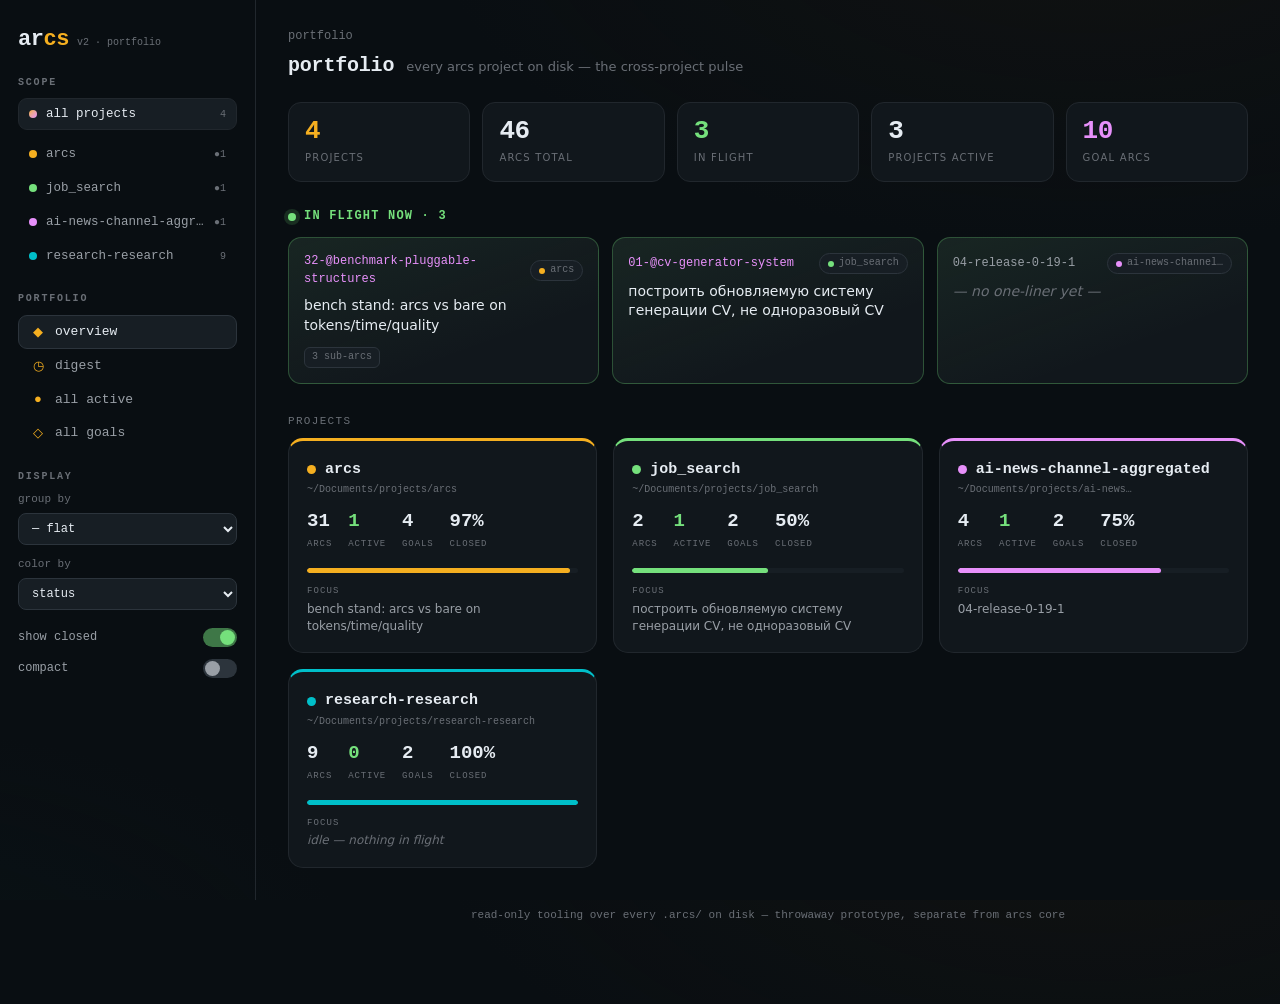
<file: prototypes/dashboard-v2.html>
<!doctype html>
<html lang="en">
<head>
<meta charset="utf-8">
<meta name="viewport" content="width=device-width, initial-scale=1">
<title>arcs · dashboard v2 · portfolio</title>
<style>
  :root{
    --bg:oklch(16% 0.012 250);--bg-raise:oklch(20% 0.014 250);--bg-card:oklch(23% 0.016 250);
    --line:oklch(32% 0.018 250);--line-soft:oklch(27% 0.014 250);
    --ink:oklch(94% 0.01 250);--ink-dim:oklch(70% 0.012 250);--ink-faint:oklch(54% 0.012 250);
    --accent:oklch(80% 0.16 78);--accent-2:oklch(72% 0.15 200);
    --open:oklch(82% 0.17 145);--closed:oklch(58% 0.01 250);--goal:oklch(78% 0.17 320);
    --mono:ui-monospace,"SF Mono","JetBrains Mono",Menlo,monospace;--sans:system-ui,-apple-system,"Segoe UI",sans-serif;
    --c-landing:oklch(78% 0.15 60);--c-method:oklch(74% 0.14 290);--c-cli:oklch(76% 0.14 200);
    --c-release:oklch(80% 0.15 145);--c-quality:oklch(72% 0.16 20);--c-infra:oklch(70% 0.12 250);--c-bench:oklch(82% 0.15 95);
  }
  *{box-sizing:border-box}html,body{margin:0;height:100%}
  body{background:radial-gradient(1100px 560px at 85% -10%,oklch(24% 0.03 78 /.22),transparent 60%),
    radial-gradient(900px 480px at -10% 110%,oklch(24% 0.03 200 /.18),transparent 55%),var(--bg);
    color:var(--ink);font-family:var(--sans);-webkit-font-smoothing:antialiased;line-height:1.45}
  .app{display:grid;grid-template-columns:256px 1fr;min-height:100vh}

  /* RAIL */
  aside.rail{border-right:1px solid var(--line-soft);padding:24px 18px;position:sticky;top:0;height:100vh;overflow-y:auto}
  .brand{display:flex;align-items:baseline;gap:8px;margin-bottom:18px}
  .brand h1{font-family:var(--mono);font-size:22px;margin:0;font-weight:600;letter-spacing:-.02em}
  .brand h1 .u{color:var(--accent)}.brand .v{font-family:var(--mono);font-size:10px;color:var(--ink-faint)}
  .rail h5{font-family:var(--mono);font-size:10px;letter-spacing:.18em;text-transform:uppercase;color:var(--ink-faint);margin:20px 0 8px}
  .scope-btn{display:flex;align-items:center;gap:9px;width:100%;text-align:left;appearance:none;background:none;border:1px solid transparent;
    color:var(--ink-dim);font-family:var(--mono);font-size:12.5px;padding:8px 10px;border-radius:9px;cursor:pointer;transition:.13s;margin-bottom:2px}
  .scope-btn:hover{background:var(--bg-raise)}
  .scope-btn[aria-selected=true]{background:var(--bg-card);border-color:var(--line);color:var(--ink)}
  .scope-btn .pdot{width:8px;height:8px;border-radius:50%;flex:none}
  .scope-btn .pn{flex:1;overflow:hidden;text-overflow:ellipsis;white-space:nowrap}
  .scope-btn .pc{font-size:10px;color:var(--ink-faint)}
  .scope-btn.all{border-color:var(--line-soft);margin-bottom:8px}
  .scope-btn.all .pdot{background:linear-gradient(135deg,var(--accent),var(--goal))}
  .vbtn{display:flex;align-items:center;gap:9px;width:100%;text-align:left;appearance:none;background:none;border:1px solid transparent;
    color:var(--ink-dim);font-family:var(--mono);font-size:13px;padding:8px 11px;border-radius:9px;cursor:pointer;transition:.13s}
  .vbtn:hover{background:var(--bg-raise)}.vbtn[aria-selected=true]{background:var(--bg-card);border-color:var(--line);color:var(--ink)}
  .vbtn .ic{width:16px;text-align:center;color:var(--accent)}
  .ctl{margin-bottom:12px}.ctl label{display:block;font-family:var(--mono);font-size:11px;color:var(--ink-faint);margin-bottom:5px}
  .ctl select{width:100%;background:var(--bg-card);color:var(--ink);border:1px solid var(--line);border-radius:8px;font-family:var(--mono);font-size:12px;padding:7px 9px}
  .toggle{display:flex;align-items:center;justify-content:space-between;font-family:var(--mono);font-size:12px;color:var(--ink-dim);padding:6px 0;cursor:pointer}
  .sw{width:34px;height:19px;border-radius:99px;background:var(--line);position:relative;transition:.16s;flex:none}
  .sw::after{content:"";position:absolute;top:2px;left:2px;width:15px;height:15px;border-radius:50%;background:var(--ink-dim);transition:.16s}
  .toggle.on .sw{background:oklch(82% 0.17 145 /.5)}.toggle.on .sw::after{left:17px;background:var(--open)}

  /* MAIN */
  main{padding:28px 32px 80px;overflow-x:auto}
  .crumb{font-family:var(--mono);font-size:12px;color:var(--ink-faint);margin-bottom:6px}
  .crumb a{color:var(--accent-2);cursor:pointer}
  .view-head{display:flex;align-items:baseline;gap:12px;margin-bottom:2px}
  .view-head h2{font-family:var(--mono);font-size:20px;margin:0;font-weight:600;letter-spacing:-.01em}
  .view-head p{margin:0;color:var(--ink-faint);font-size:13px}
  .view-body{margin-top:22px}

  /* pulse */
  .pulse{display:grid;grid-template-columns:repeat(auto-fit,minmax(120px,1fr));gap:12px;margin-bottom:26px}
  .ptile{background:var(--bg-raise);border:1px solid var(--line-soft);border-radius:13px;padding:15px 16px}
  .ptile b{display:block;font-family:var(--mono);font-size:26px;font-weight:600;line-height:1;letter-spacing:-.02em}
  .ptile span{font-size:10px;text-transform:uppercase;letter-spacing:.12em;color:var(--ink-faint);margin-top:7px;display:block}
  .ptile.active b{color:var(--open)}.ptile.goal b{color:var(--goal)}.ptile.proj b{color:var(--accent)}

  /* NOW */
  .now{margin-bottom:30px}
  .now h3{font-family:var(--mono);font-size:12px;letter-spacing:.1em;text-transform:uppercase;color:var(--open);margin:0 0 12px;display:flex;align-items:center;gap:8px}
  .now h3::before{content:"";width:8px;height:8px;border-radius:50%;background:var(--open);box-shadow:0 0 0 4px oklch(82% 0.17 145 /.15)}
  .now-grid{display:grid;grid-template-columns:repeat(auto-fill,minmax(270px,1fr));gap:13px}
  .now-card{background:linear-gradient(160deg,oklch(82% 0.17 145 /.07),transparent 70%),var(--bg-raise);
    border:1px solid oklch(82% 0.17 145 /.28);border-radius:13px;padding:15px;cursor:pointer;transition:.14s}
  .now-card:hover{border-color:var(--open);transform:translateY(-2px)}
  .now-card .nc-top{display:flex;justify-content:space-between;align-items:center;margin-bottom:8px}
  .now-card .nc-id{font-family:var(--mono);font-size:12px;color:var(--ink-dim)}
  .now-card.goal .nc-id{color:var(--goal)}
  .ptag{display:inline-flex;align-items:center;gap:5px;font-family:var(--mono);font-size:10px;color:var(--ink-faint);background:var(--bg-card);border:1px solid var(--line);border-radius:99px;padding:2px 8px}
  .ptag .pdot{width:6px;height:6px;border-radius:50%}
  .now-card .nc-goal{font-size:14px;color:var(--ink);margin:2px 0 12px;line-height:1.4;min-height:38px}
  .now-card .nc-foot{display:flex;gap:8px;flex-wrap:wrap;font-family:var(--mono);font-size:10px;color:var(--ink-faint)}
  .now-card .nc-foot .tg{background:var(--bg-card);border:1px solid var(--line);border-radius:6px;padding:2px 7px}

  /* projects grid */
  .proj-grid{display:grid;grid-template-columns:repeat(auto-fill,minmax(290px,1fr));gap:16px}
  .proj-card{background:var(--bg-raise);border:1px solid var(--line-soft);border-radius:15px;padding:18px;cursor:pointer;transition:.15s;border-top:3px solid var(--pc)}
  .proj-card:hover{border-color:var(--pc);transform:translateY(-3px);box-shadow:0 12px 30px oklch(10% 0.02 250 /.4)}
  .proj-card .ph{display:flex;align-items:center;gap:9px;margin-bottom:3px}
  .proj-card h3{font-family:var(--mono);font-size:15px;margin:0;font-weight:600}
  .proj-card .ppath{font-family:var(--mono);font-size:10px;color:var(--ink-faint);margin-bottom:14px;overflow:hidden;text-overflow:ellipsis;white-space:nowrap}
  .proj-card .pstat{display:flex;gap:16px;margin-bottom:14px}
  .proj-card .pstat div{font-family:var(--mono)}
  .proj-card .pstat b{font-size:19px;font-weight:600;display:block;line-height:1}
  .proj-card .pstat .active b{color:var(--open)}
  .proj-card .pstat span{font-size:9px;text-transform:uppercase;letter-spacing:.1em;color:var(--ink-faint)}
  .proj-card .pbar{height:5px;background:var(--bg-card);border-radius:99px;overflow:hidden;margin-bottom:12px}
  .proj-card .pbar i{display:block;height:100%;background:var(--pc);border-radius:99px}
  .proj-card .pfocus{font-size:12px;color:var(--ink-dim);line-height:1.4}
  .proj-card .pfocus .lbl{font-family:var(--mono);font-size:9px;letter-spacing:.12em;text-transform:uppercase;color:var(--ink-faint);display:block;margin-bottom:3px}
  .proj-card .idle{color:var(--ink-faint);font-style:italic}

  /* rows */
  .group-label{font-family:var(--mono);font-size:11px;letter-spacing:.12em;text-transform:uppercase;color:var(--ink-faint);margin:22px 0 8px;display:flex;align-items:center;gap:8px}
  .group-label .dot{width:8px;height:8px;border-radius:2px}
  .arc-row{display:grid;grid-template-columns:108px 1fr auto auto;gap:13px;align-items:center;padding:9px 14px;border:1px solid transparent;border-radius:10px;cursor:pointer;transition:.13s;border-left:3px solid transparent}
  .arc-row:hover{background:var(--bg-raise);border-color:var(--line-soft)}
  .arc-row.closed{opacity:.55}.arc-row.active{background:oklch(82% 0.17 145 /.06)}
  .arc-row .id{font-family:var(--mono);font-size:12.5px;color:var(--ink-dim)}
  .arc-row.goal .id{color:var(--goal)}
  .arc-row .title{font-size:13.5px;overflow:hidden;text-overflow:ellipsis;white-space:nowrap}
  .arc-row .title .ph{color:var(--ink-faint);font-style:italic}
  .arc-meta{display:flex;gap:9px;align-items:center;font-family:var(--mono);font-size:10.5px;color:var(--ink-faint)}
  .arc-meta .g.spawn{color:var(--accent)}.arc-meta .g.from{color:var(--accent-2)}
  .arc-meta .odot{width:7px;height:7px;border-radius:50%;display:inline-block}
  .badge{font-family:var(--mono);font-size:10px;padding:2px 7px;border-radius:99px;white-space:nowrap}
  .badge.active{background:oklch(82% 0.17 145 /.16);color:var(--open)}
  .badge.closed{background:oklch(58% 0.01 250 /.14);color:var(--closed)}
  .badge.goal{background:oklch(78% 0.17 320 /.16);color:var(--goal)}
  .badge.soft{background:var(--bg-card);border:1px solid var(--line);color:var(--ink-faint)}
  .density-compact .arc-row{padding:5px 14px}.density-compact .pulse,.density-compact .now{display:none}

  /* lineage */
  .graph-shell{background:var(--bg-raise);border:1px solid var(--line-soft);border-radius:14px;padding:8px;overflow:auto}
  svg{display:block;width:100%;height:auto;min-width:720px}
  .node rect{fill:var(--bg-card);transition:.15s}.node:hover{cursor:pointer}.node:hover rect{stroke:var(--accent)!important;fill:var(--bg-raise)}
  .node .nl1{font-family:var(--mono);font-size:11.5px;fill:var(--ink)}.node .nl2{font-family:var(--sans);font-size:10px;fill:var(--ink-faint)}
  .node .hublabel{font-family:var(--mono);font-size:9px;fill:var(--accent);letter-spacing:.08em}
  .edge{stroke:var(--line);stroke-width:1.4;fill:none;marker-end:url(#arrow)}.edge.from-hub{stroke:var(--accent);opacity:.6}
  .lin-summary{display:flex;gap:18px;flex-wrap:wrap;font-family:var(--mono);font-size:11px;color:var(--ink-faint);margin-bottom:14px}
  .lin-summary b{color:var(--ink)}
  .lin-legend{display:flex;gap:16px;flex-wrap:wrap;font-family:var(--mono);font-size:11px;color:var(--ink-faint);margin-top:14px}
  .lin-legend i{display:inline-block;width:10px;height:10px;border-radius:3px;margin-right:6px;vertical-align:middle}
  .empty{color:var(--ink-faint);font-family:var(--mono);font-size:13px;padding:40px;text-align:center;border:1px dashed var(--line);border-radius:12px}

  /* timeline */
  .tl{position:relative;margin-left:8px;padding-left:26px;border-left:2px solid var(--line-soft)}
  .tl-rel{display:flex;align-items:center;gap:10px;margin:24px 0 10px;position:relative}
  .tl-rel::before{content:"";position:absolute;left:-33px;width:13px;height:13px;border-radius:50%;background:var(--accent);box-shadow:0 0 0 4px var(--bg)}
  .tl-rel b{font-family:var(--mono);font-size:14px;color:var(--accent)}.tl-rel span{font-size:12px;color:var(--ink-faint)}
  .tl-item{position:relative;padding:5px 0 5px 4px}
  .tl-item::before{content:"";position:absolute;left:-31px;top:12px;width:7px;height:7px;border-radius:50%;background:var(--line)}
  .tl-item.active::before{background:var(--open)}.tl-item.goal::before{background:var(--goal)}
  .tl-item .id{font-family:var(--mono);font-size:12px;color:var(--ink-dim);cursor:pointer}.tl-item .t{font-size:13px;color:var(--ink-dim)}

  /* map */
  .map{display:grid;grid-template-columns:repeat(auto-fill,minmax(250px,1fr));gap:16px}
  .cluster{background:var(--bg-raise);border:1px solid var(--line-soft);border-radius:14px;padding:16px;border-top:3px solid var(--cc)}
  .cluster h3{font-family:var(--mono);font-size:13px;margin:0 0 4px;color:var(--cc)}
  .cluster .cnt{font-family:var(--mono);font-size:11px;color:var(--ink-faint);margin-bottom:12px}
  .chip{display:inline-flex;align-items:center;gap:5px;font-family:var(--mono);font-size:11px;color:var(--ink-dim);background:var(--bg-card);border:1px solid var(--line);border-radius:7px;padding:4px 8px;margin:0 5px 6px 0;cursor:pointer;transition:.12s}
  .chip:hover{border-color:var(--cc);color:var(--ink)}.chip .d{width:6px;height:6px;border-radius:50%}

  /* drawer */
  .drawer-bg{position:fixed;inset:0;background:oklch(10% 0.01 250 /.55);opacity:0;pointer-events:none;transition:.2s;z-index:5}
  .drawer-bg.show{opacity:1;pointer-events:auto}
  .drawer{position:fixed;top:0;right:0;height:100%;width:min(440px,92vw);z-index:6;background:var(--bg-raise);border-left:1px solid var(--line);
    transform:translateX(100%);transition:transform .26s cubic-bezier(.16,1,.3,1);padding:28px 26px;overflow-y:auto}
  .drawer.show{transform:none}
  .drawer .d-id{font-family:var(--mono);font-size:12px;color:var(--ink-faint)}
  .drawer h3{font-family:var(--mono);font-size:17px;margin:6px 0 12px}
  .d-meta{display:flex;flex-wrap:wrap;gap:6px;margin-bottom:20px}
  .field{margin-bottom:18px}.field h4{font-family:var(--mono);font-size:10px;letter-spacing:.16em;text-transform:uppercase;color:var(--ink-faint);margin:0 0 6px}
  .field p{margin:0;font-size:13.5px;color:var(--ink-dim)}.field p.lead{font-size:15px;color:var(--ink);line-height:1.5}
  .dim{color:var(--ink-faint)!important;font-size:12.5px}.mono-sm{font-family:var(--mono);font-size:11.5px;color:var(--ink-faint)}
  .prog{height:6px;background:var(--bg-card);border-radius:99px;overflow:hidden;margin-bottom:6px}.prog-bar{height:100%;background:var(--goal);border-radius:99px}
  .stage{margin:6px 0 22px;border-left:2px solid var(--line-soft)}
  .stage-step{display:flex;gap:12px;padding:10px 0 10px 16px;position:relative}
  .stage-step .dot{position:absolute;left:-7px;top:14px;width:11px;height:11px;border-radius:50%;background:var(--bg);border:2px solid var(--line);flex:none}
  .stage-step.has .dot{border-color:var(--accent);background:var(--accent)}
  .stage-step b{font-family:var(--mono);font-size:11px;letter-spacing:.1em;text-transform:uppercase;color:var(--ink-dim);display:block;margin-bottom:3px}
  .stage-step.has b{color:var(--ink)}.stage-step p{margin:0;font-size:13px;color:var(--ink-dim)}.stage-step:not(.has) p{color:var(--ink-faint);font-style:italic}
  .ln-row{display:flex;align-items:center;gap:9px;padding:4px 0}
  .ln-tag{font-family:var(--mono);font-size:9px;letter-spacing:.12em;text-transform:uppercase;color:var(--ink-faint);background:var(--bg-card);border:1px solid var(--line);border-radius:5px;padding:2px 6px;flex:none;width:62px;text-align:center}
  .lineage-link{font-family:var(--mono);font-size:12px;color:var(--accent-2);cursor:pointer}
  .close-x{position:absolute;top:16px;right:18px;background:none;border:0;color:var(--ink-faint);font-size:22px;cursor:pointer}
  .foot{margin-top:40px;font-family:var(--mono);font-size:11px;color:var(--ink-faint);text-align:center}
  /* digest */
  .dg-tabs{display:flex;align-items:center;gap:6px;margin-bottom:20px}
  .dg-tab{appearance:none;background:var(--bg-card);border:1px solid var(--line);color:var(--ink-dim);font-family:var(--mono);font-size:12px;padding:6px 14px;border-radius:8px;cursor:pointer;transition:.13s}
  .dg-tab.on{background:oklch(80% 0.16 78 /.16);border-color:var(--accent);color:var(--accent)}
  .dg-date{font-family:var(--mono);font-size:11px;color:var(--ink-faint);margin-left:8px}
  .dg-narr{font-size:16px;line-height:1.6;color:var(--ink-dim);background:linear-gradient(160deg,oklch(80% 0.16 78 /.06),transparent 60%),var(--bg-raise);
    border:1px solid var(--line-soft);border-left:3px solid var(--accent);border-radius:12px;padding:18px 20px;margin-bottom:26px}
  .dg-narr b{color:var(--ink);font-weight:600}
  .dg-grid{display:grid;grid-template-columns:repeat(auto-fill,minmax(300px,1fr));gap:14px}
  .dg-proj{background:var(--bg-raise);border:1px solid var(--line-soft);border-radius:13px;padding:16px;cursor:pointer;transition:.14s}
  .dg-proj:hover{border-color:var(--line);transform:translateY(-2px)}
  .dg-ph{display:flex;align-items:center;gap:8px;margin-bottom:12px}
  .dg-ph b{font-family:var(--mono);font-size:13px}
  .dg-head{margin-left:auto;font-family:var(--mono);font-size:10px;color:var(--ink-faint);background:var(--bg-card);border:1px solid var(--line);border-radius:99px;padding:2px 9px}
  .dg-b{display:flex;gap:10px;align-items:flex-start;font-size:13px;color:var(--ink-dim);padding:4px 0;line-height:1.4}
  .dg-k{font-family:var(--mono);font-weight:700;flex:none;width:14px;text-align:center}
  .dg-left{background:var(--bg-raise);border:1px solid var(--line-soft);border-radius:12px;padding:14px 16px}
  .dg-lrow{display:flex;gap:10px;align-items:flex-start;font-size:13px;color:var(--ink-dim);padding:5px 0}
</style>
</head>
<body>
<div class="app">
  <aside class="rail">
    <div class="brand"><h1>ar<span class="u">cs</span></h1><span class="v">v2 · portfolio</span></div>
    <h5>scope</h5>
    <div id="scopeList"></div>
    <div id="viewBox"></div>
    <h5>display</h5>
    <div class="ctl"><label>group by</label>
      <select id="groupBy"><option value="none">— flat</option><option value="status">status</option><option value="cluster">theme</option><option value="release">release</option></select></div>
    <div class="ctl"><label>color by</label>
      <select id="colorBy"><option value="status">status</option><option value="cluster">theme</option></select></div>
    <div class="toggle on" id="tgClosed"><span>show closed</span><span class="sw"></span></div>
    <div class="toggle" id="tgDense"><span>compact</span><span class="sw"></span></div>
  </aside>
  <main id="main">
    <div class="crumb" id="crumb"></div>
    <div class="view-head"><h2 id="vh-title"></h2><p id="vh-sub"></p></div>
    <div class="view-body" id="body"></div>
    <div class="foot">read-only tooling over every .arcs/ on disk — throwaway prototype, separate from arcs core</div>
  </main>
</div>
<div class="drawer-bg" id="drawerBg"></div>
<aside class="drawer" id="drawer"><button class="close-x" id="closeX">×</button><div id="drawerBody"></div></aside>

<script>
const CLUSTERS={landing:{name:"landing & docs",cc:"var(--c-landing)"},method:{name:"method & model",cc:"var(--c-method)"},
  cli:{name:"cli hardening",cc:"var(--c-cli)"},release:{name:"release & culture",cc:"var(--c-release)"},
  quality:{name:"quality & roast",cc:"var(--c-quality)"},infra:{name:"infra / deploy",cc:"var(--c-infra)"},
  bench:{name:"benchmark",cc:"var(--c-bench)"},untagged:{name:"untagged",cc:"var(--ink-faint)"}};

// ---- arcs project (deep, showcase) ----
const ARCS_ARCS=[
  {n:1,slug:"subagent-delegation",goal:"toggleable rules layer; subagents rule ON by default",st:"closed",cl:"method",rel:"0.1.0",out:"output/result.md — rules system + subagents rule, decisions, verification",ws:1},
  {n:2,slug:"close-arcs-underscore",goal:"close an arc by renaming NN-slug → __NN-slug__",st:"closed",cl:"method",rel:"0.1.0",out:"output/result.md — close/reopen, next_num fix",ws:0},
  {n:3,slug:"changelog",goal:"add CHANGELOG.md — 0.1.0 baseline",st:"closed",cl:"release",rel:"0.1.0",out:"output/result.md — CHANGELOG.md added",ws:0},
  {n:4,slug:"close-requires-output",goal:"arcs close refuses empty output/; -f overrides",st:"closed",cl:"method",rel:"0.1.0",out:"output/result.md — guard + -f flag",ws:0},
  {n:5,slug:"unify-goals-into-single-arc-stream",goal:"one numbered stream, goal = NN-@slug",st:"closed",cl:"method",rel:"0.1.0",out:"output/result.md — model, CLI, migration, docs",ws:0},
  {n:6,slug:"@landing-essence-first",goal:"rebuild landing so payoff + start land instantly",st:"closed",isGoal:true,sub:1,cl:"landing",rel:"0.1.0",ws:0},
  {n:7,slug:"move-rules-to-global-library",goal:"rule bodies global; on/off via config rules=",st:"closed",cl:"method",rel:"0.1.0",out:"output/result.md — global lib + toggle, CLI, migration",ws:0},
  {n:9,slug:"add-ideas-candidate-backlog",goal:"candidates backlog — from:; promote",st:"closed",cl:"method",rel:"0.1.0",out:"output/result.md — CLI, docs sync",ws:0},
  {n:10,slug:"@immutable-goals-and-chains",goal:"goal intent immutable — aim changes spawn supersedes-linked arcs",st:"closed",isGoal:true,sub:3,from:7,cl:"method",rel:"0.2.0",ws:2},
  {n:11,slug:"fix-doc-drift-and-orphan",goal:"fix doc drift + delete empty 08 ghost",st:"closed",cl:"landing",rel:"0.2.0",inp:"input/scope.md — 6 fixes from arc-10 coherence audit",out:"output/result.md — per-item status + files",ws:1},
  {n:12,slug:"review-arc-writing-quality",goal:"judge writing quality of every arc/goal",st:"closed",from:11,cl:"quality",rel:"0.2.0",out:"output/result.md — per-arc verdict table, patterns",ws:1},
  {n:13,slug:"@simple-landing-and-deep-docs",goal:"value-first landing; deep docs separate; ship 0.2.0",st:"closed",isGoal:true,sub:2,cl:"landing",rel:"0.2.0",ws:0},
  {n:14,slug:"agent-first-quickstart-and-os-setup",goal:"agent-driven path + per-OS setup (WSL/Git Bash)",st:"closed",cl:"landing",rel:"0.2.0",inp:"input/spec.md — agent-first quickstart",out:"output/result.md — per-surface changes + verify",ws:1},
  {n:15,slug:"setup-vercel-git-autodeploy",goal:"Vercel push-to-deploy → serve docs/",st:"closed",cl:"infra",rel:"0.2.0",out:"output/result.md — git connected, auto-deploy proven",ws:0},
  {n:16,slug:"landing-benefits-and-docs-mobile-nav",goal:"4 concrete benefits + compact mobile docs nav",st:"closed",cl:"landing",rel:"0.2.0",out:"output/result.md — per-surface + verify at 375/320",ws:8},
  {n:17,slug:"drop-goal-v2-framing",goal:"",st:"closed",cl:"method",rel:"0.2.0",ws:0},
  {n:18,slug:"version-aware-update",goal:"version-aware update — nudge / force on breaking",st:"closed",cl:"cli",rel:"0.3.1",out:"output/result.md — VERSION/MIN_VERSION + check-update + hook",ws:1},
  {n:19,slug:"russian-in-cli-templates",goal:"resolve 'russian in bin/arcs' flag — verdict",st:"closed",from:18,cl:"cli",rel:"0.3.1",out:"output/result.md — no change: intentional i18n",ws:1},
  {n:20,slug:"landing-no-start-no-wow",goal:"landing wow-moment + concrete first move",st:"closed",cl:"landing",rel:"0.3.1",out:"output/result.md — before→after band + first-move scene",ws:0},
  {n:21,slug:"checklist-key-dots-break-matching",goal:"fix dotted checklist keys breaking matching",st:"closed",from:13,cl:"cli",rel:"0.3.1",ws:1},
  {n:22,slug:"cut-release-0.3.1",goal:"cut the 0.3.1 release",st:"closed",cl:"release",rel:"0.3.1",ws:0},
  {n:23,slug:"roast-arcs-method-and-cli",goal:"adversarial roast — 74 findings + next-arc candidates",st:"closed",cl:"quality",rel:"0.4.0",ws:0},
  {n:24,slug:"gate-enforcement-is-real",goal:"make the gate actually enforce (read-only open docs)",st:"closed",from:23,cl:"cli",rel:"0.4.0",ws:1},
  {n:25,slug:"release-culture-and-checks",goal:"release culture + pre-release checks",st:"closed",from:23,cl:"release",rel:"0.4.0",ws:0},
  {n:26,slug:"design-checklist-items-as-arcs",goal:"design: a goal's checklist items become sub-arcs",st:"closed",cl:"method",rel:"0.4.0",ws:0},
  {n:27,slug:"research-as-arc-kind",goal:'verdict: research is NOT a new kind of arc',st:"closed",cl:"method",rel:"0.4.0",inp:"input/00-concept-from-research-research.md",out:"output/01-verdict-no-change-to-arcs.md",ws:1},
  {n:28,slug:"arcs-self-migration-strategy",goal:"how arcs evolves on-disk format without breaking projects",st:"closed",cl:"method",rel:"0.4.0",inp:"idea: drifting projects must keep working / auto-upgrade",out:"output/verdict.md — 12-critic roast + minimal design",ws:0},
  {n:29,slug:"implement-checklist-items-as-arcs",goal:"model B — a goal's checklist IS its sub-arcs",st:"closed",from:26,cl:"method",rel:"0.4.0",inp:"input/07 — promoted candidate, model B + 4 Qs resolved",out:"output/result.md — shipped CLI model B + 0.4.0",ws:0},
  {n:30,slug:"harden-slug-and-arg-handling",goal:"slugify on create, escape supersede sed, set -u/-e guards",st:"closed",from:23,cl:"cli",rel:"next",ws:0},
  {n:31,slug:"fix-goal-lifecycle-ops",goal:"supersede preserves @goal, -g on closed goals, numbering past 99",st:"closed",from:23,cl:"cli",rel:"next",ws:0},
  {n:32,slug:"@benchmark-pluggable-structures",goal:"bench stand: arcs vs bare on tokens/time/quality",st:"active",isGoal:true,sub:3,cl:"bench",rel:"next",ws:0},
];

// ---- other real projects (lighter) ----
const mk=(n,slug,st,goal="",isGoal=false)=>({n,slug,goal,st,isGoal,cl:"untagged",rel:"—"});
const RESEARCH=[
  mk(1,"init-git-repo","closed"),mk(2,"build-research-tool-v1","closed"),
  mk(3,"@stopwhen-ai-sdk","closed","",true),mk(4,"add-files-channel","closed"),
  mk(5,"add-depth-control","closed"),mk(6,"publish-github","closed"),
  mk(7,"clean-release","closed"),mk(8,"@research-tools-landscape","closed","",true),
  mk(9,"act-on-lore-review","closed"),
];
const AINEWS=[
  mk(1,"project-prozharka-audit","closed"),mk(2,"@prozharka-fixes","closed","",true),
  mk(3,"@bug-fixes","closed","",true),mk(4,"release-0-19-1","active"),
];
const JOBS=[
  mk(2,"@cv-spec-research","closed","",true),
  mk(1,"@cv-generator-system","active","построить обновляемую систему генерации CV, не одноразовый CV",true),
];

const PROJECTS=[
  {id:"arcs",name:"arcs",path:"~/Documents/projects/arcs",pc:"var(--accent)",arcs:ARCS_ARCS},
  {id:"job_search",name:"job_search",path:"~/Documents/projects/job_search",pc:"var(--open)",arcs:JOBS},
  {id:"ai-news",name:"ai-news-channel-aggregated",path:"~/Documents/projects/ai-news…",pc:"var(--goal)",arcs:AINEWS},
  {id:"research",name:"research-research",path:"~/Documents/projects/research-research",pc:"var(--accent-2)",arcs:RESEARCH},
];
PROJECTS.forEach(p=>p.arcs.forEach(a=>{a._pid=p.id; if(a.slug[0]==="@")a.isGoal=true;}));
const projById=id=>PROJECTS.find(p=>p.id===id);
const pstat=p=>{const t=p.arcs.length,c=p.arcs.filter(a=>a.st==="closed").length,
  ac=p.arcs.filter(a=>a.st==="active").length,g=p.arcs.filter(a=>a.isGoal).length;
  return{t,c,ac,g,pct:t?Math.round(c/t*100):0}};
const allActive=()=>PROJECTS.flatMap(p=>p.arcs.filter(a=>a.st==="active").map(a=>({a,p})));
const allGoals=()=>PROJECTS.flatMap(p=>p.arcs.filter(a=>a.isGoal).map(a=>({a,p})));

const esc=s=>(s||"").replace(/[&<>]/g,c=>({"&":"&amp;","<":"&lt;",">":"&gt;"}[c]));
const trunc=(s,n)=>s.length>n?s.slice(0,n-1)+"…":s;
const idStr=a=>(a.st==="closed"?"__":"")+String(a.n).padStart(2,"0")+"-"+a.slug+(a.st==="closed"?"__":"");

const ST={scope:"portfolio",pview:"overview",view:"board",groupBy:"none",colorBy:"status",showClosed:true,dense:false,digestSpan:"today"};

// ---- digest: interpreted from real git log (2026-06-19) ----
const DIGEST={
  today:{date:"Thu · Jun 19, 2026",commits:40,
    narr:"Big shipping day. <b>3 of 4 projects cut releases</b> — arcs hit <b>0.4.0</b>, research-research went <b>public</b> with lore, ai-news hardened to <b>0.19.1</b>. 40 commits across the portfolio.",
    proj:[
      {id:"arcs",head:"shipped 0.4.0",bullets:[
        {k:"ship",t:"0.4.0 — checklist items are sub-arcs (model B)"},
        {k:"close",t:"closed 30 harden-slug + 31 goal-lifecycle"},
        {k:"open",t:"opened 32 — benchmark stand (arcs vs bare)"}]},
      {id:"research",head:"went public",bullets:[
        {k:"ship",t:"lore tool public — README, MIT, Vercel landing"},
        {k:"close",t:"closed 4 arcs (06,07,09,10)"},
        {k:"feat",t:"/lore skill, web+youtube channels, depth control, files channel"}]},
      {id:"ai-news",head:"hardened to 0.19.1",bullets:[
        {k:"ship",t:"v0.19.0 + v0.19.1"},
        {k:"feat",t:"security: SSRF guard, webhook secret, route auth"},
        {k:"feat",t:"concurrency + queue/db hardening (prozharka merge)"}]},
      {id:"job_search",head:"idle",bullets:[{k:"idle",t:"no commits today"}]},
    ],
    left:["arcs · 32-benchmark active (3 sub-arcs) + candidate pluggable-structures",
      "ai-news · deferred follow-ups logged (H22)",
      "job_search · CV-generator-system just opened, no work yet"]},
  week:{date:"Jun 13–19, 2026",commits:120,
    narr:"A heavy week. <b>arcs</b> went 0.2.0 → <b>0.4.0</b> across 4 releases (goal-v2, landing rebuild, 74-finding roast → gate enforcement). <b>research-research</b> went from empty repo to a public lore tool. <b>ai-news</b> climbed 0.17 → 0.19.1 with a security hardening pass.",
    proj:[
      {id:"arcs",head:"0.2.0 → 0.4.0",bullets:[
        {k:"ship",t:"4 releases: 0.2.0, 0.3.1, 0.3.2, 0.4.0"},
        {k:"feat",t:"goal-v2 immutable goals + supersession chains"},
        {k:"feat",t:"two-surface web presence + Vercel auto-deploy"},
        {k:"close",t:"roast (74 findings) → gate enforcement + release culture"}]},
      {id:"research",head:"0 → public",bullets:[
        {k:"open",t:"init repo → full lore research tool"},
        {k:"ship",t:"public release + landing; 7 arcs closed"}]},
      {id:"ai-news",head:"0.17 → 0.19.1",bullets:[
        {k:"ship",t:"5 releases (0.17 → 0.19.1)"},
        {k:"feat",t:"system map + prozharka security/robustness pass"}]},
      {id:"job_search",head:"barely touched",bullets:[{k:"idle",t:"1 commit"}]},
    ],
    left:["arcs · 32-benchmark active + 1 candidate",
      "job_search · CV-generator-system opened, untouched",
      "research-research · idle — all arcs closed"]},
};
const DGK={ship:{i:"⬆",c:"var(--open)"},close:{i:"✓",c:"var(--accent-2)"},open:{i:"●",c:"var(--goal)"},feat:{i:"+",c:"var(--accent)"},idle:{i:"·",c:"var(--ink-faint)"}};

/* ---------- RAIL ---------- */
function renderRail(){
  // scope list
  const sl=document.getElementById("scopeList");
  let h=`<button class="scope-btn all" data-scope="portfolio" aria-selected="${ST.scope==="portfolio"}">
    <span class="pdot"></span><span class="pn">all projects</span><span class="pc">${PROJECTS.length}</span></button>`;
  PROJECTS.forEach(p=>{const s=pstat(p);
    h+=`<button class="scope-btn" data-scope="${p.id}" aria-selected="${ST.scope===p.id}">
      <span class="pdot" style="background:${p.pc}"></span><span class="pn">${p.name}</span>
      <span class="pc">${s.ac?"●"+s.ac:s.t}</span></button>`;});
  sl.innerHTML=h;
  sl.querySelectorAll(".scope-btn").forEach(b=>b.onclick=()=>{ST.scope=b.dataset.scope;ST.view="board";ST.pview="overview";render()});
  // view box
  const vb=document.getElementById("viewBox");
  if(ST.scope==="portfolio"){
    vb.innerHTML=`<h5>portfolio</h5>
      ${vbtn("overview","◆","overview",true)}${vbtn("digest","◷","digest",true)}${vbtn("active","●","all active",true)}${vbtn("goals","◇","all goals",true)}`;
    vb.querySelectorAll(".vbtn").forEach(b=>b.onclick=()=>{ST.pview=b.dataset.v;renderRail();render()});
  }else{
    vb.innerHTML=`<h5>view</h5>
      ${vbtn("board","▤","board")}${vbtn("lineage","⤳","lineage")}${vbtn("timeline","◷","timeline")}${vbtn("map","▦","map")}`;
    vb.querySelectorAll(".vbtn").forEach(b=>b.onclick=()=>{ST.view=b.dataset.v;renderRail();render()});
  }
}
function vbtn(v,ic,label,isP){const sel=isP?ST.pview===v:ST.view===v;
  return `<button class="vbtn" data-v="${v}" aria-selected="${sel}"><span class="ic">${ic}</span> ${label}</button>`;}

/* ---------- RENDER ---------- */
function render(){
  renderRail();
  const body=document.getElementById("body");
  body.className="view-body"+(ST.dense?" density-compact":"");
  const crumb=document.getElementById("crumb");
  if(ST.scope==="portfolio"){
    crumb.innerHTML="portfolio";
    const meta={overview:["portfolio","every arcs project on disk — the cross-project pulse"],
      digest:["digest","what you actually did — read from git, across all projects"],
      active:["all active","everything in flight right now, across all projects"],
      goals:["all goals","every goal arc across all projects"]}[ST.pview];
    setHead(meta);
    body.innerHTML = ST.pview==="overview"?renderOverview() : ST.pview==="digest"?renderDigest()
      : ST.pview==="active"?renderAllActive() : renderAllGoals();
  }else{
    const p=projById(ST.scope);
    crumb.innerHTML=`<a data-home>portfolio</a> / ${p.name}`;
    crumb.querySelector("[data-home]").onclick=()=>{ST.scope="portfolio";render()};
    const meta={board:["board","this project's stream — pulse, in-flight, every arc"],
      lineage:["lineage","how this project's arcs spawn each other"],
      timeline:["timeline","this project's arcs by release"],
      map:["map","this project's arcs clustered by theme"]}[ST.view];
    setHead([p.name+" · "+meta[0],meta[1]]);
    body.innerHTML = ST.view==="board"?renderBoard(p) : ST.view==="lineage"?renderLineage(p)
      : ST.view==="timeline"?renderTimeline(p) : renderMap(p);
  }
  wireClicks(body);
}
function setHead([t,s]){document.getElementById("vh-title").textContent=t;document.getElementById("vh-sub").textContent=s}
function wireClicks(root){
  root.querySelectorAll("[data-n]").forEach(el=>el.onclick=()=>{
    const p=projById(el.dataset.pid||ST.scope); openDrawer(p.arcs.find(a=>a.n==el.dataset.n),p);});
  root.querySelectorAll("[data-drill]").forEach(el=>el.onclick=e=>{e.stopPropagation();ST.scope=el.dataset.drill;ST.view="board";render()});
  root.querySelectorAll("[data-span]").forEach(el=>el.onclick=e=>{e.stopPropagation();ST.digestSpan=el.dataset.span;render()});
}

/* ---------- PORTFOLIO VIEWS ---------- */
function renderOverview(){
  const tot=PROJECTS.reduce((s,p)=>s+p.arcs.length,0),
    act=allActive().length,goals=allGoals().length,
    activeProj=PROJECTS.filter(p=>pstat(p).ac>0).length;
  const pulse=`<div class="pulse">
    <div class="ptile proj"><b>${PROJECTS.length}</b><span>projects</span></div>
    <div class="ptile"><b>${tot}</b><span>arcs total</span></div>
    <div class="ptile active"><b>${act}</b><span>in flight</span></div>
    <div class="ptile"><b>${activeProj}</b><span>projects active</span></div>
    <div class="ptile goal"><b>${goals}</b><span>goal arcs</span></div></div>`;
  const now=allActive().length?`<div class="now"><h3>in flight now · ${allActive().length}</h3><div class="now-grid">
    ${allActive().map(({a,p})=>nowCard(a,p)).join("")}</div></div>`:"";
  const grid=`<div class="group-label">projects</div><div class="proj-grid">${PROJECTS.map(projCard).join("")}</div>`;
  return pulse+now+grid;
}
function nowCard(a,p){return `<div class="now-card${a.isGoal?" goal":""}" data-n="${a.n}" data-pid="${p.id}">
  <div class="nc-top"><span class="nc-id">${idStr(a)}</span>
    <span class="ptag"><span class="pdot" style="background:${p.pc}"></span>${trunc(p.name,16)}</span></div>
  <div class="nc-goal">${a.goal?esc(a.goal):'<span style="color:var(--ink-faint);font-style:italic">— no one-liner yet —</span>'}</div>
  <div class="nc-foot">${a.isGoal&&a.sub?`<span class="tg">${a.sub} sub-arcs</span>`:""}${a.from?`<span class="tg">↳ from ${String(a.from).padStart(2,"0")}</span>`:""}</div></div>`;}
function projCard(p){const s=pstat(p);const focus=p.arcs.find(a=>a.st==="active");
  return `<div class="proj-card" style="--pc:${p.pc}" data-drill="${p.id}">
    <div class="ph"><span class="pdot" style="width:9px;height:9px;border-radius:50%;background:${p.pc}"></span><h3>${p.name}</h3></div>
    <div class="ppath">${p.path}</div>
    <div class="pstat">
      <div><b>${s.t}</b><span>arcs</span></div>
      <div class="active"><b>${s.ac}</b><span>active</span></div>
      <div><b>${s.g}</b><span>goals</span></div>
      <div><b>${s.pct}%</b><span>closed</span></div></div>
    <div class="pbar"><i style="width:${s.pct}%"></i></div>
    <div class="pfocus"><span class="lbl">focus</span>${focus?(focus.goal?esc(trunc(focus.goal,80)):idStr(focus)):'<span class="idle">idle — nothing in flight</span>'}</div>
  </div>`;}
function renderAllActive(){
  const xs=allActive();
  if(!xs.length) return `<div class="empty">nothing in flight anywhere — all projects idle</div>`;
  return `<div class="now-grid">${xs.map(({a,p})=>nowCard(a,p)).join("")}</div>`;
}
function renderAllGoals(){
  return PROJECTS.map(p=>{const gs=p.arcs.filter(a=>a.isGoal);if(!gs.length)return"";
    return `<div class="group-label"><span class="dot" style="background:${p.pc}"></span>${p.name} · ${gs.length}</div>`+
      gs.map(a=>rowRich(a,p)).join("");}).join("");
}
function renderDigest(){
  const d=DIGEST[ST.digestSpan];
  const tabs=`<div class="dg-tabs">
    <button class="dg-tab ${ST.digestSpan==="today"?"on":""}" data-span="today">today</button>
    <button class="dg-tab ${ST.digestSpan==="week"?"on":""}" data-span="week">this week</button>
    <span class="dg-date">${d.date} · ${d.commits} commits</span></div>`;
  const narr=`<div class="dg-narr">${d.narr}</div>`;
  const cols=`<div class="dg-grid">`+d.proj.map(pr=>{const p=projById(pr.id);
    return `<div class="dg-proj" data-drill="${pr.id}">
      <div class="dg-ph"><span class="pdot" style="width:9px;height:9px;border-radius:50%;background:${p.pc}"></span>
        <b>${p.name}</b><span class="dg-head">${pr.head}</span></div>
      ${pr.bullets.map(b=>{const k=DGK[b.k]||DGK.feat;
        return `<div class="dg-b"><span class="dg-k" style="color:${k.c}">${k.i}</span><span>${b.t}</span></div>`;}).join("")}
    </div>`;}).join("")+`</div>`;
  const left=`<div class="group-label" style="margin-top:26px">what's left</div>
    <div class="dg-left">${d.left.map(l=>`<div class="dg-lrow"><span class="dg-k" style="color:var(--accent)">→</span><span>${esc(l)}</span></div>`).join("")}</div>`;
  return tabs+narr+cols+left;
}

/* ---------- PROJECT VIEWS ---------- */
const leftColor=a=>ST.colorBy==="cluster"?CLUSTERS[a.cl||"untagged"].cc:(a.isGoal?"var(--goal)":a.st==="active"?"var(--open)":"transparent");
const kidCount=(p,n)=>p.arcs.filter(a=>a.from===n).length;
function rowRich(a,p){
  const badge=a.isGoal?`<span class="badge goal">@ goal${a.sub?` ${a.sub}✓`:""}</span>`
    :a.st==="active"?`<span class="badge active">● active</span>`:`<span class="badge closed">done</span>`;
  const kc=kidCount(p,a.n);
  const meta=`<span class="arc-meta">
    ${kc?`<span class="g spawn">⑂${kc}</span>`:""}
    ${a.from?`<span class="g from">↳${String(a.from).padStart(2,"0")}</span>`:""}
    <span class="odot" style="background:${a.out?"var(--open)":"var(--line)"}"></span>
    <span class="rel" style="font-size:10px;color:var(--ink-faint)">${a.rel&&a.rel!=="—"?(a.rel==="next"?"—":"v"+a.rel):""}</span></span>`;
  return `<div class="arc-row${a.isGoal?" goal":""}${a.st==="closed"?" closed":""}${a.st==="active"?" active":""}"
    style="border-left-color:${leftColor(a)}" data-n="${a.n}" data-pid="${p.id}">
    <span class="id">${idStr(a)}</span>
    <span class="title">${a.goal?esc(a.goal):'<span class="ph">— blank —</span>'}</span>
    ${meta}<span>${badge}</span></div>`;
}
function visible(p){let xs=p.arcs.slice();if(!ST.showClosed)xs=xs.filter(a=>a.st!=="closed");return xs}
function grouped(p){const xs=visible(p);
  if(ST.groupBy==="none")return[["",xs]];
  if(ST.groupBy==="status")return[["active",xs.filter(a=>a.st==="active")],["goal arcs",xs.filter(a=>a.isGoal&&a.st!=="active")],["closed",xs.filter(a=>a.st==="closed"&&!a.isGoal)]];
  if(ST.groupBy==="cluster")return Object.keys(CLUSTERS).map(k=>[CLUSTERS[k].name,xs.filter(a=>(a.cl||"untagged")===k),CLUSTERS[k].cc]);
  if(ST.groupBy==="release"){const rs=[...new Set(xs.map(a=>a.rel))];return rs.map(r=>[r==="next"?"unreleased":(r==="—"?"untagged":"v"+r),xs.filter(a=>a.rel===r)]);}
}
function renderBoard(p){
  const s=pstat(p);
  const pulse=`<div class="pulse">
    <div class="ptile"><b>${s.t}</b><span>arcs</span></div>
    <div class="ptile active"><b>${s.ac}</b><span>in flight</span></div>
    <div class="ptile goal"><b>${s.g}</b><span>goal arcs</span></div>
    <div class="ptile"><b>${s.pct}%</b><span>closed</span></div></div>`;
  const act=p.arcs.filter(a=>a.st==="active");
  const now=act.length?`<div class="now"><h3>in flight now · ${act.length}</h3><div class="now-grid">${act.map(a=>nowCard(a,p)).join("")}</div></div>`:"";
  const stream=grouped(p).map(([label,xs,cc])=>{if(!xs.length)return"";
    const head=label?`<div class="group-label">${cc?`<span class="dot" style="background:${cc}"></span>`:""}${label} <span style="color:var(--ink-faint)">· ${xs.length}</span></div>`:"";
    return head+xs.map(a=>rowRich(a,p)).join("");}).join("");
  const sh=ST.groupBy==="none"?`<div class="group-label" style="margin-top:4px">stream · ${visible(p).length}</div>`:"";
  return pulse+now+sh+stream;
}
const strokeFor=a=>ST.colorBy==="cluster"?CLUSTERS[a.cl||"untagged"].cc:(a.isGoal?"var(--goal)":a.st==="active"?"var(--open)":"var(--line)");
const stDot=a=>a.isGoal?"var(--goal)":a.st==="active"?"var(--open)":"var(--ink-faint)";
function renderLineage(p){
  const has=p.arcs.some(a=>a.from);
  if(!has) return `<div class="empty">no recorded lineage in <b>${p.name}</b><br><br>arcs here have no <span style="color:var(--accent-2)">from:</span> / supersedes links yet</div>`;
  const isHub=n=>p.arcs.filter(a=>a.from===n).length>=3;
  const parents=[...new Set(p.arcs.filter(a=>a.from).map(a=>a.from))].sort((x,y)=>p.arcs.filter(a=>a.from===y).length-p.arcs.filter(a=>a.from===x).length);
  const linked=new Set();parents.forEach(pr=>{linked.add(pr);p.arcs.filter(a=>a.from===pr).forEach(k=>linked.add(k.n))});
  const colW=242,nodeH=50,padX=24,padY=24,colGap=108;const pos={};let y=padY;
  parents.forEach(pr=>{const kids=p.arcs.filter(a=>a.from===pr&&(ST.showClosed||a.st!=="closed"));
    const span=Math.max(1,kids.length),bh=span*nodeH+(span-1)*8;
    pos[pr]={x:padX,y:y+(bh-nodeH)/2};kids.forEach((k,i)=>pos[k.n]={x:padX+colW+colGap,y:y+i*(nodeH+8)});y+=bh+22;});
  const W=padX+colW+colGap+colW+padX,H=y+padY;const byN=Object.fromEntries(p.arcs.map(a=>[a.n,a]));
  const nodeSVG=(n,pp)=>{const a=byN[n];if(!a)return"";const hub=isHub(+n);
    return `<g class="node${hub?" hub":""}" data-n="${n}" data-pid="${p.id}">
      <rect x="${pp.x}" y="${pp.y}" width="${colW}" height="${nodeH}" rx="11" style="stroke:${strokeFor(a)};stroke-width:${hub?2:1.3}"/>
      <circle cx="${pp.x+colW-15}" cy="${pp.y+15}" r="4.5" fill="${stDot(a)}"/>
      ${hub?`<text class="hublabel" x="${pp.x+13}" y="${pp.y-6}">⬡ HUB · spawned ${p.arcs.filter(x=>x.from===+n).length}</text>`:""}
      <text class="nl1" x="${pp.x+13}" y="${pp.y+21}">${String(a.n).padStart(2,"0")}·${trunc(a.slug.replace(/^@/,""),22)}</text>
      <text class="nl2" x="${pp.x+13}" y="${pp.y+38}">${a.goal?esc(trunc(a.goal,34)):"— blank —"}</text></g>`;};
  let edges="",nodes="";Object.entries(pos).forEach(([n,pp])=>nodes+=nodeSVG(n,pp));
  p.arcs.forEach(a=>{if(!a.from||!pos[a.from]||!pos[a.n])return;const s=pos[a.from],t=pos[a.n],x1=s.x+colW,y1=s.y+nodeH/2,x2=t.x,y2=t.y+nodeH/2,mx=(x1+x2)/2;
    edges+=`<path class="edge ${isHub(a.from)?"from-hub":""}" d="M${x1},${y1} C${mx},${y1} ${mx},${y2} ${x2-8},${y2}"/>`;});
  return `<div class="lin-summary"><span><b>${linked.size}</b> in lineage</span><span><b>${parents.length}</b> spawned children</span><span><b>${parents.filter(isHub).length}</b> hubs</span><span><b>${p.arcs.length-linked.size}</b> standalone</span></div>
    <div class="graph-shell"><svg viewBox="0 0 ${W} ${H}" xmlns="http://www.w3.org/2000/svg">
    <defs><marker id="arrow" markerWidth="9" markerHeight="9" refX="6" refY="3" orient="auto"><path d="M0,0 L6,3 L0,6 Z" fill="var(--ink-faint)"/></marker></defs>
    ${edges}${nodes}</svg></div>`;
}
function renderTimeline(p){
  const rs=[...new Set(p.arcs.map(a=>a.rel))];
  const ordered=rs.filter(r=>r!=="—"&&r!=="next").sort().concat(rs.includes("next")?["next"]:[]).concat(rs.includes("—")?["—"]:[]);
  if(ordered.length<=1&&ordered[0]==="—"){
    // no releases: just a sequence
    return `<div class="tl"><div class="tl-rel"><b>history</b><span>· ${p.arcs.length} arcs in order</span></div>
      ${visible(p).sort((a,b)=>a.n-b.n).map(a=>tlItem(a,p)).join("")}</div>`;
  }
  return `<div class="tl">`+ordered.map(r=>{const xs=visible(p).filter(a=>a.rel===r);if(!xs.length)return"";
    return `<div class="tl-rel"><b>${r==="next"?"unreleased":r==="—"?"untagged":"v"+r}</b><span>· ${xs.length} arcs</span></div>`+xs.map(a=>tlItem(a,p)).join("");}).join("")+`</div>`;
}
const tlItem=(a,p)=>`<div class="tl-item ${a.st} ${a.isGoal?"goal":""}" data-n="${a.n}" data-pid="${p.id}"><span class="id">${idStr(a)}</span> &nbsp;<span class="t">${a.goal?esc(trunc(a.goal,60)):"—"}</span></div>`;
function renderMap(p){
  const keys=Object.keys(CLUSTERS).filter(k=>p.arcs.some(a=>(a.cl||"untagged")===k));
  return `<div class="map">`+keys.map(k=>{const c=CLUSTERS[k],xs=visible(p).filter(a=>(a.cl||"untagged")===k);if(!xs.length)return"";
    return `<div class="cluster" style="--cc:${c.cc}"><h3>${c.name}</h3><div class="cnt">${xs.length} arcs · ${xs.filter(a=>a.st==="active").length} active</div>
      ${xs.map(a=>`<span class="chip" data-n="${a.n}" data-pid="${p.id}"><span class="d" style="background:${a.isGoal?'var(--goal)':a.st==='active'?'var(--open)':'var(--ink-faint)'}"></span>${String(a.n).padStart(2,"0")}·${trunc(a.slug.replace(/^@/,""),16)}</span>`).join("")}</div>`;}).join("")+`</div>`;
}

/* ---------- DRAWER ---------- */
const drawer=document.getElementById("drawer"),bg=document.getElementById("drawerBg");
function openDrawer(a,p){
  if(!a)return;const parent=a.from?p.arcs.find(x=>x.n===a.from):null,kids=p.arcs.filter(x=>x.from===a.n);
  const stB=a.st==="active"?'<span class="badge active">● active</span>':'<span class="badge closed">done</span>';
  const ws=a.ws>0?`${a.ws} working file${a.ws>1?"s":""}`:"empty — no intermediate work";
  document.getElementById("drawerBody").innerHTML=`
    <div class="d-id">${p.name} / ${idStr(a)}</div>
    <h3>${esc(a.slug.replace(/^@/,""))}</h3>
    <div class="d-meta">${stB}${a.isGoal?'<span class="badge goal">@ goal</span>':""}
      <span class="badge soft">${CLUSTERS[a.cl||"untagged"].name}</span>
      ${a.rel&&a.rel!=="—"?`<span class="badge soft">${a.rel==="next"?"unreleased":"v"+a.rel}</span>`:""}</div>
    <div class="field"><h4>goal</h4><p class="lead">${a.goal?esc(a.goal):"— no one-liner written —"}</p></div>
    ${a.isGoal&&a.sub?`<div class="field"><h4>checklist · sub-arcs</h4><div class="prog"><div class="prog-bar" style="width:100%"></div></div><p class="dim">${a.sub}/${a.sub} closed</p></div>`:""}
    <div class="stage">
      <div class="stage-step ${a.inp?"has":""}"><span class="dot"></span><div><b>input</b><p>${a.inp?esc(a.inp):"— nothing recorded —"}</p></div></div>
      <div class="stage-step ${a.ws>0?"has":""}"><span class="dot"></span><div><b>workspace</b><p>${ws}</p></div></div>
      <div class="stage-step ${a.out?"has":""}"><span class="dot"></span><div><b>output</b><p>${a.out?esc(a.out):"— not yet written —"}</p></div></div></div>
    ${(parent||kids.length)?`<div class="field"><h4>lineage</h4>
      ${parent?`<div class="ln-row"><span class="ln-tag">from</span><span class="lineage-link" data-jn="${parent.n}">${idStr(parent)}</span></div>`:""}
      ${kids.map(k=>`<div class="ln-row"><span class="ln-tag">spawned</span><span class="lineage-link" data-jn="${k.n}">${idStr(k)}</span></div>`).join("")}</div>`
      :`<div class="field"><h4>lineage</h4><p class="dim">no recorded links — standalone</p></div>`}
    <div class="field"><h4>path</h4><p class="mono-sm">${p.path}/.arcs/arcs/${idStr(a)}/</p></div>`;
  drawer.classList.add("show");bg.classList.add("show");
  drawer.querySelectorAll(".lineage-link").forEach(l=>l.onclick=()=>openDrawer(p.arcs.find(x=>x.n==l.dataset.jn),p));
}
const closeDrawer=()=>{drawer.classList.remove("show");bg.classList.remove("show")};
document.getElementById("closeX").onclick=closeDrawer;bg.onclick=closeDrawer;
addEventListener("keydown",e=>e.key==="Escape"&&closeDrawer());

/* ---------- wiring ---------- */
document.getElementById("groupBy").onchange=e=>{ST.groupBy=e.target.value;render()};
document.getElementById("colorBy").onchange=e=>{ST.colorBy=e.target.value;render()};
function tog(id,key){const el=document.getElementById(id);el.onclick=()=>{el.classList.toggle("on");ST[key]=el.classList.contains("on");render()}}
tog("tgClosed","showClosed");tog("tgDense","dense");
render();
</script>
</body>
</html>
</file>
